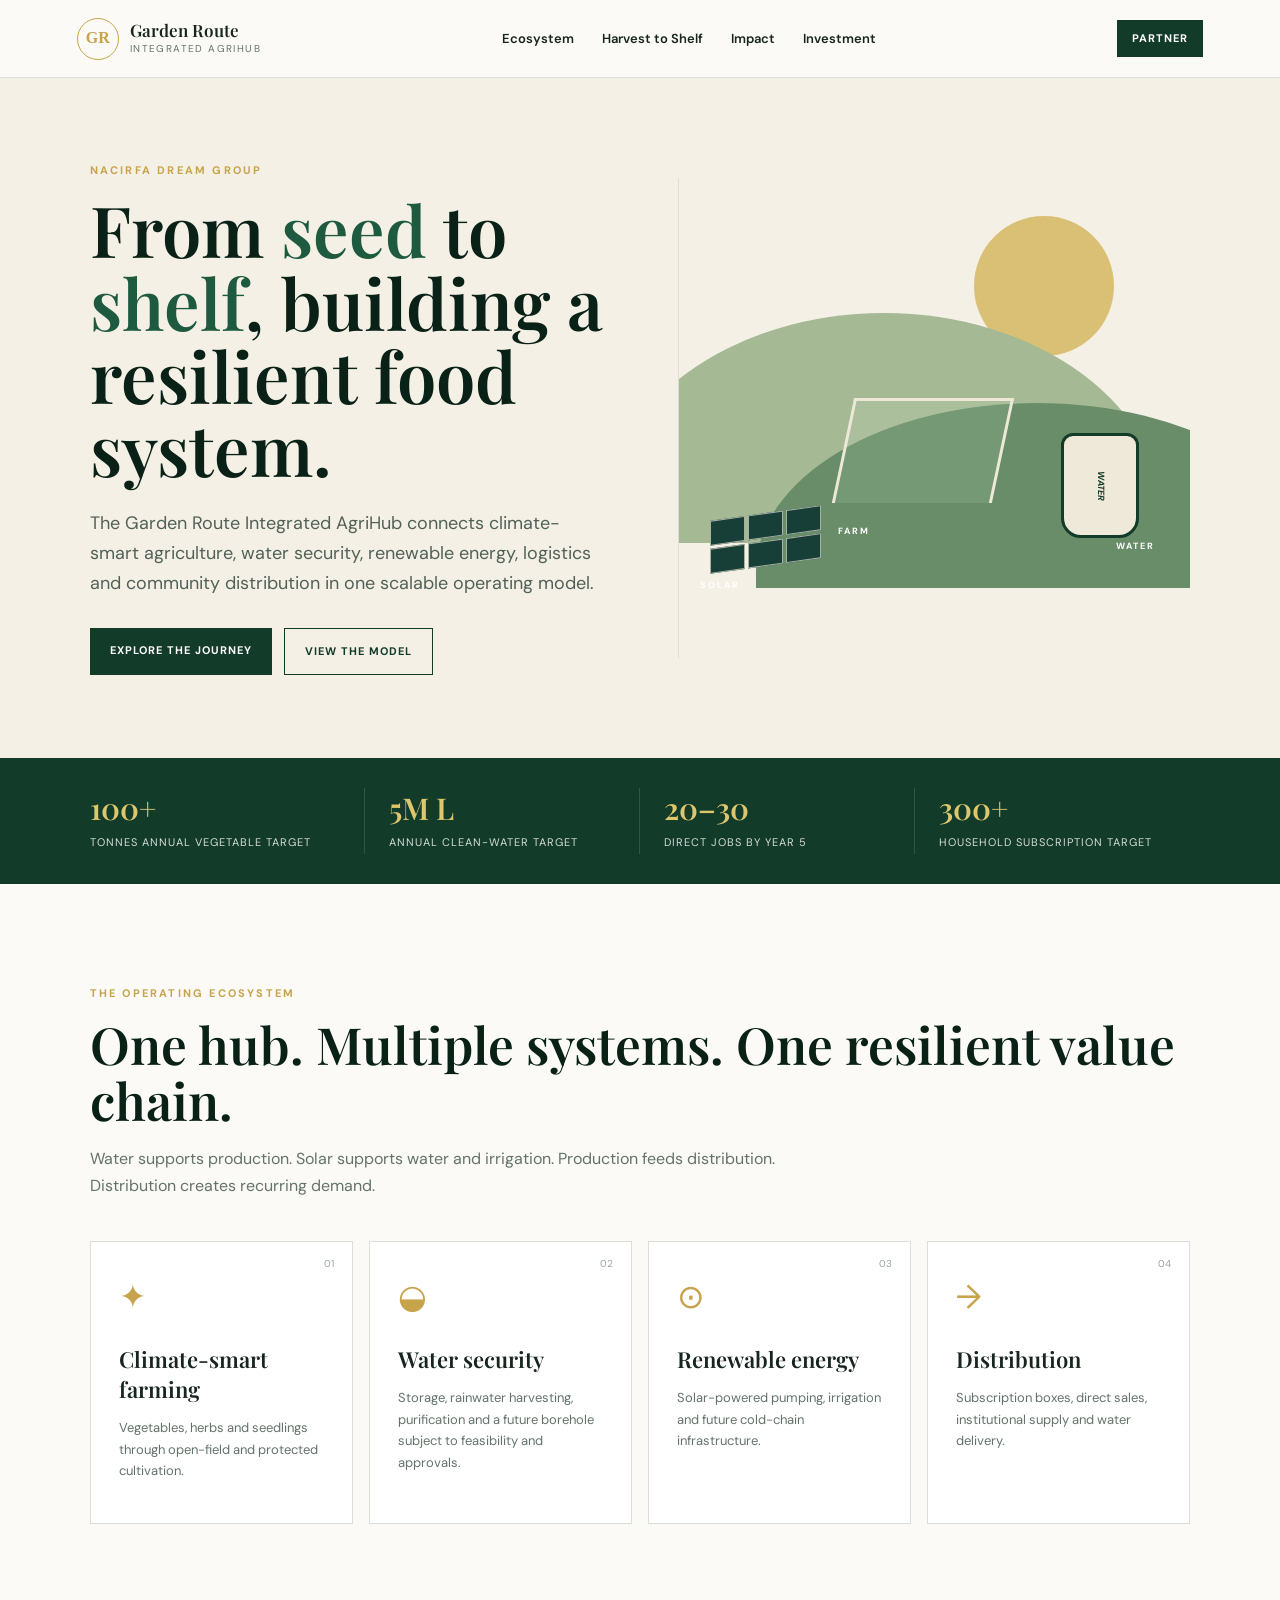
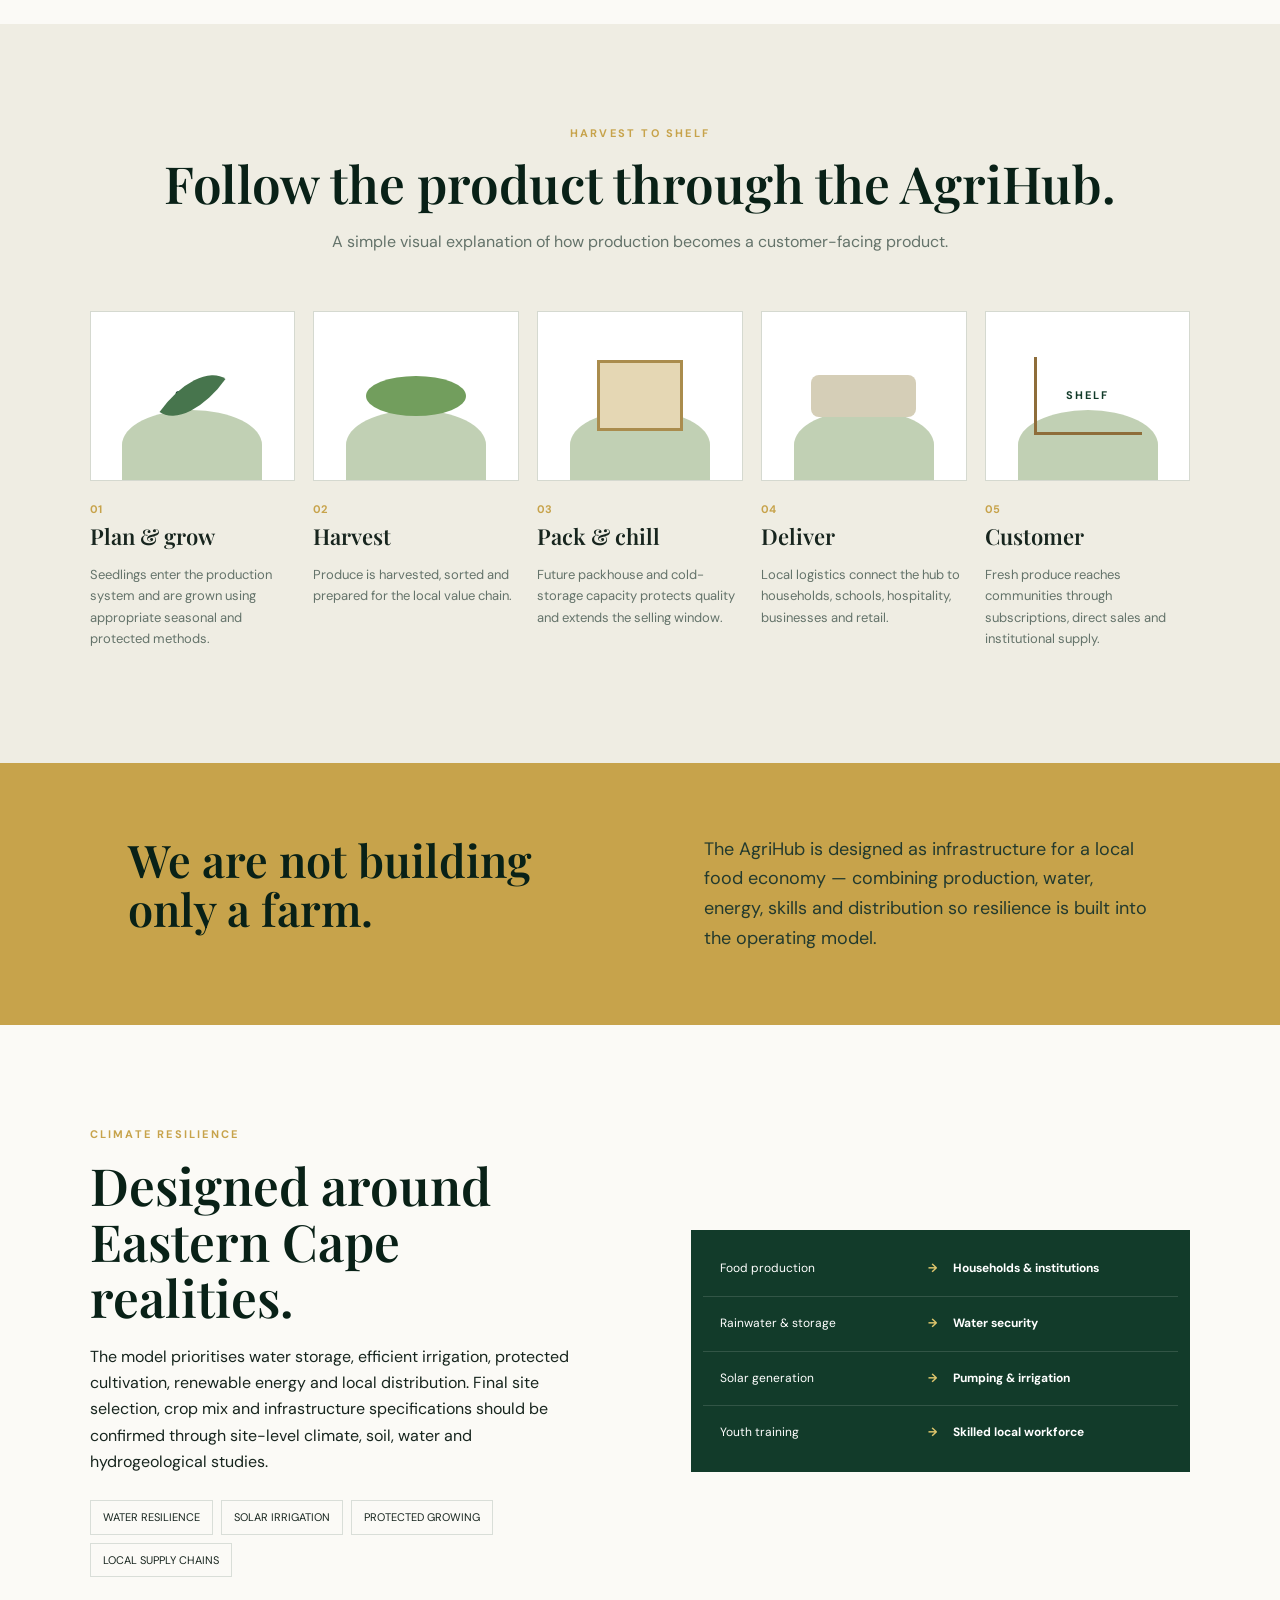
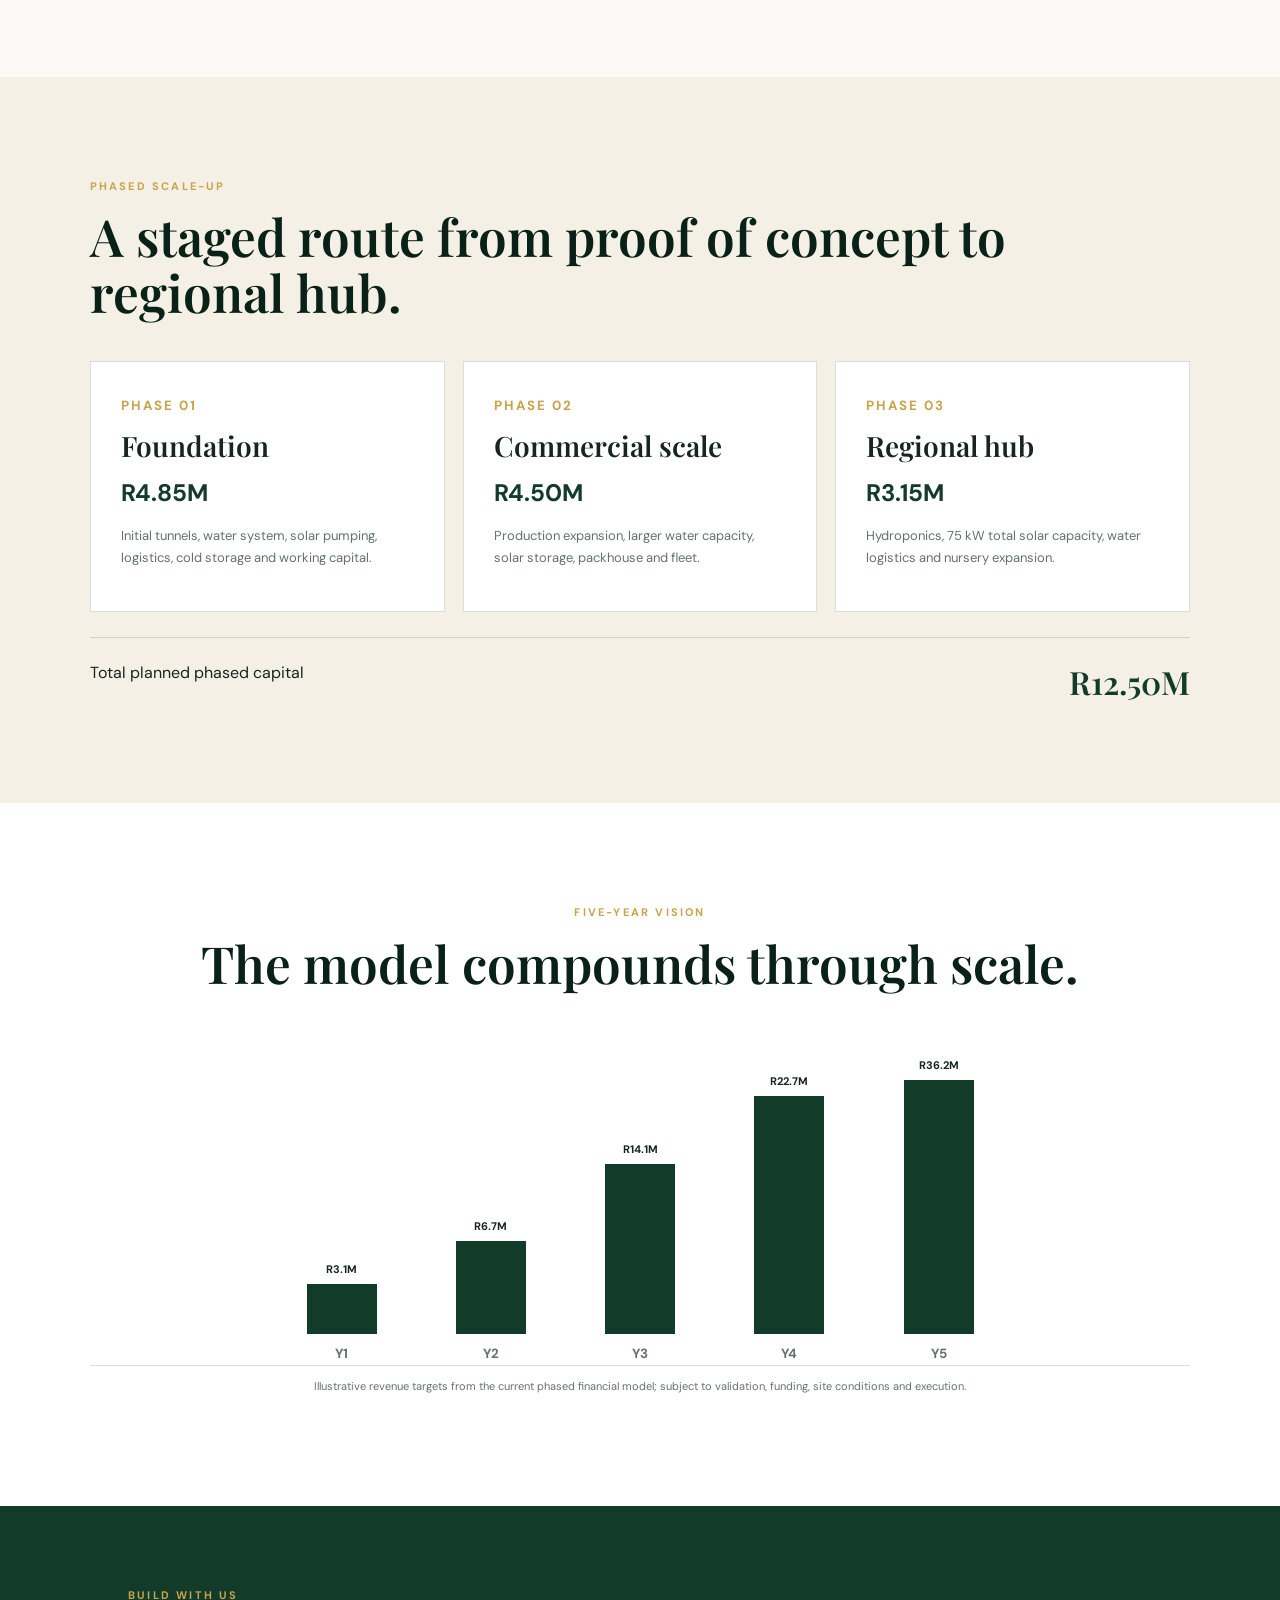
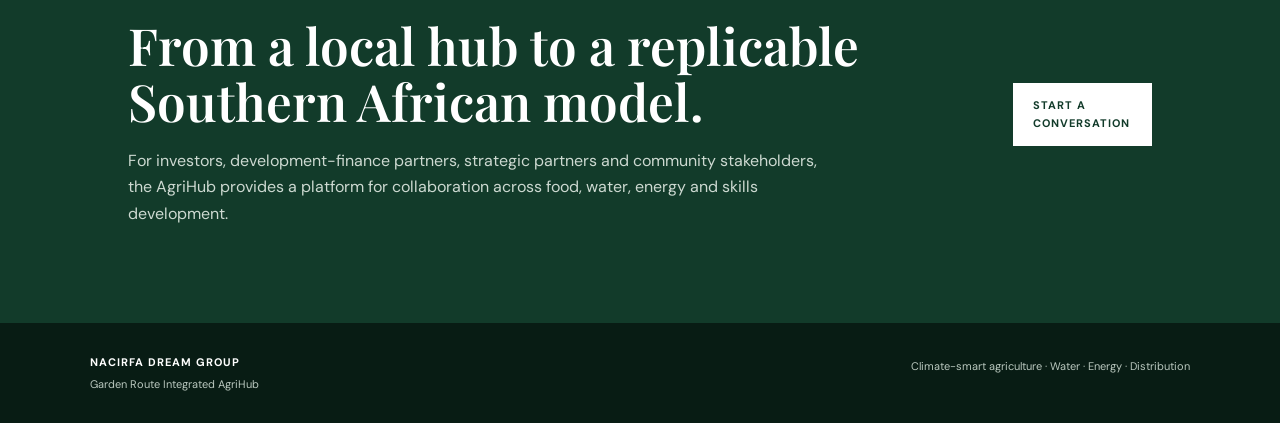
<file: index.html>
<!doctype html>
<html lang="en">
<head>
<meta charset="utf-8">
<meta name="viewport" content="width=device-width,initial-scale=1">
<title>Garden Route Integrated AgriHub</title>
<meta name="description" content="Climate-smart agriculture, water security, renewable energy and local distribution.">
<link rel="stylesheet" href="styles.css">
</head>
<body>
<header>
  <a class="brand" href="#top"><b>GR</b><span><strong>Garden Route</strong><small>Integrated AgriHub</small></span></a>
  <nav><a href="#ecosystem">Ecosystem</a><a href="#journey">Harvest to Shelf</a><a href="#impact">Impact</a><a href="#investment">Investment</a></nav>
  <a class="cta small" href="#contact">Partner</a>
</header>

<main id="top">
<section class="hero">
  <div>
    <p class="eyebrow">NACIRFA DREAM GROUP</p>
    <h1>From <em>seed</em> to <em>shelf</em>, building a resilient food system.</h1>
    <p class="lead">The Garden Route Integrated AgriHub connects climate-smart agriculture, water security, renewable energy, logistics and community distribution in one scalable operating model.</p>
    <div class="actions"><a class="cta" href="#journey">Explore the journey</a><a class="outline" href="#investment">View the model</a></div>
  </div>
  <div class="landscape" aria-label="AgriHub illustration">
    <i class="sun"></i><i class="hill h1"></i><i class="hill h2"></i>
    <i class="greenhouse"></i><i class="tank">WATER</i>
    <div class="solar"><i></i><i></i><i></i><i></i><i></i><i></i></div>
    <span class="tag farm">FARM</span><span class="tag water">WATER</span><span class="tag energy">SOLAR</span>
  </div>
</section>

<section class="metrics" id="impact">
  <div><b>100+</b><span>tonnes annual vegetable target</span></div>
  <div><b>5M L</b><span>annual clean-water target</span></div>
  <div><b>20–30</b><span>direct jobs by Year 5</span></div>
  <div><b>300+</b><span>household subscription target</span></div>
</section>

<section class="section" id="ecosystem">
  <p class="eyebrow">THE OPERATING ECOSYSTEM</p>
  <h2>One hub. Multiple systems. One resilient value chain.</h2>
  <p class="intro">Water supports production. Solar supports water and irrigation. Production feeds distribution. Distribution creates recurring demand.</p>
  <div class="cards">
    <article><span>01</span><div class="icon">✦</div><h3>Climate-smart farming</h3><p>Vegetables, herbs and seedlings through open-field and protected cultivation.</p></article>
    <article><span>02</span><div class="icon">◒</div><h3>Water security</h3><p>Storage, rainwater harvesting, purification and a future borehole subject to feasibility and approvals.</p></article>
    <article><span>03</span><div class="icon">⊙</div><h3>Renewable energy</h3><p>Solar-powered pumping, irrigation and future cold-chain infrastructure.</p></article>
    <article><span>04</span><div class="icon">→</div><h3>Distribution</h3><p>Subscription boxes, direct sales, institutional supply and water delivery.</p></article>
  </div>
</section>

<section class="journey section" id="journey">
  <div class="center"><p class="eyebrow">HARVEST TO SHELF</p><h2>Follow the product through the AgriHub.</h2><p class="intro">A simple visual explanation of how production becomes a customer-facing product.</p></div>
  <div class="steps">
    <article><div class="art seed">SEED</div><b>01</b><h3>Plan & grow</h3><p>Seedlings enter the production system and are grown using appropriate seasonal and protected methods.</p></article>
    <article><div class="art harvest">HARVEST</div><b>02</b><h3>Harvest</h3><p>Produce is harvested, sorted and prepared for the local value chain.</p></article>
    <article><div class="art pack">PACK</div><b>03</b><h3>Pack & chill</h3><p>Future packhouse and cold-storage capacity protects quality and extends the selling window.</p></article>
    <article><div class="art van">MOVE</div><b>04</b><h3>Deliver</h3><p>Local logistics connect the hub to households, schools, hospitality, businesses and retail.</p></article>
    <article><div class="art shelf">SHELF</div><b>05</b><h3>Customer</h3><p>Fresh produce reaches communities through subscriptions, direct sales and institutional supply.</p></article>
  </div>
</section>

<section class="band"><h2>We are not building only a farm.</h2><p>The AgriHub is designed as infrastructure for a local food economy — combining production, water, energy, skills and distribution so resilience is built into the operating model.</p></section>

<section class="section split">
  <div><p class="eyebrow">CLIMATE RESILIENCE</p><h2>Designed around Eastern Cape realities.</h2><p>The model prioritises water storage, efficient irrigation, protected cultivation, renewable energy and local distribution. Final site selection, crop mix and infrastructure specifications should be confirmed through site-level climate, soil, water and hydrogeological studies.</p>
  <div class="pills"><span>Water resilience</span><span>Solar irrigation</span><span>Protected growing</span><span>Local supply chains</span></div></div>
  <div class="resilience"><p><span>Food production</span><b>→</b><strong>Households & institutions</strong></p><p><span>Rainwater & storage</span><b>→</b><strong>Water security</strong></p><p><span>Solar generation</span><b>→</b><strong>Pumping & irrigation</strong></p><p><span>Youth training</span><b>→</b><strong>Skilled local workforce</strong></p></div>
</section>

<section class="section cream" id="investment">
  <p class="eyebrow">PHASED SCALE-UP</p><h2>A staged route from proof of concept to regional hub.</h2>
  <div class="phases">
    <article><small>PHASE 01</small><h3>Foundation</h3><b>R4.85M</b><p>Initial tunnels, water system, solar pumping, logistics, cold storage and working capital.</p></article>
    <article><small>PHASE 02</small><h3>Commercial scale</h3><b>R4.50M</b><p>Production expansion, larger water capacity, solar storage, packhouse and fleet.</p></article>
    <article><small>PHASE 03</small><h3>Regional hub</h3><b>R3.15M</b><p>Hydroponics, 75 kW total solar capacity, water logistics and nursery expansion.</p></article>
  </div>
  <div class="total"><span>Total planned phased capital</span><b>R12.50M</b></div>
</section>

<section class="section chart">
  <div class="center"><p class="eyebrow">FIVE-YEAR VISION</p><h2>The model compounds through scale.</h2></div>
  <div class="bars">
    <div><label>R3.1M</label><i style="height:16%"></i><small>Y1</small></div>
    <div><label>R6.7M</label><i style="height:30%"></i><small>Y2</small></div>
    <div><label>R14.1M</label><i style="height:55%"></i><small>Y3</small></div>
    <div><label>R22.7M</label><i style="height:77%"></i><small>Y4</small></div>
    <div><label>R36.2M</label><i style="height:100%"></i><small>Y5</small></div>
  </div>
  <p class="note">Illustrative revenue targets from the current phased financial model; subject to validation, funding, site conditions and execution.</p>
</section>

<section class="contact" id="contact"><div><p class="eyebrow">BUILD WITH US</p><h2>From a local hub to a replicable Southern African model.</h2><p>For investors, development-finance partners, strategic partners and community stakeholders, the AgriHub provides a platform for collaboration across food, water, energy and skills development.</p></div><a class="light" href="mailto:iambandile@icloud.com">Start a conversation</a></section>
</main>

<footer><div><strong>NACIRFA DREAM GROUP</strong><span>Garden Route Integrated AgriHub</span></div><span>Climate-smart agriculture · Water · Energy · Distribution</span></footer>
</body>
</html>
</file>
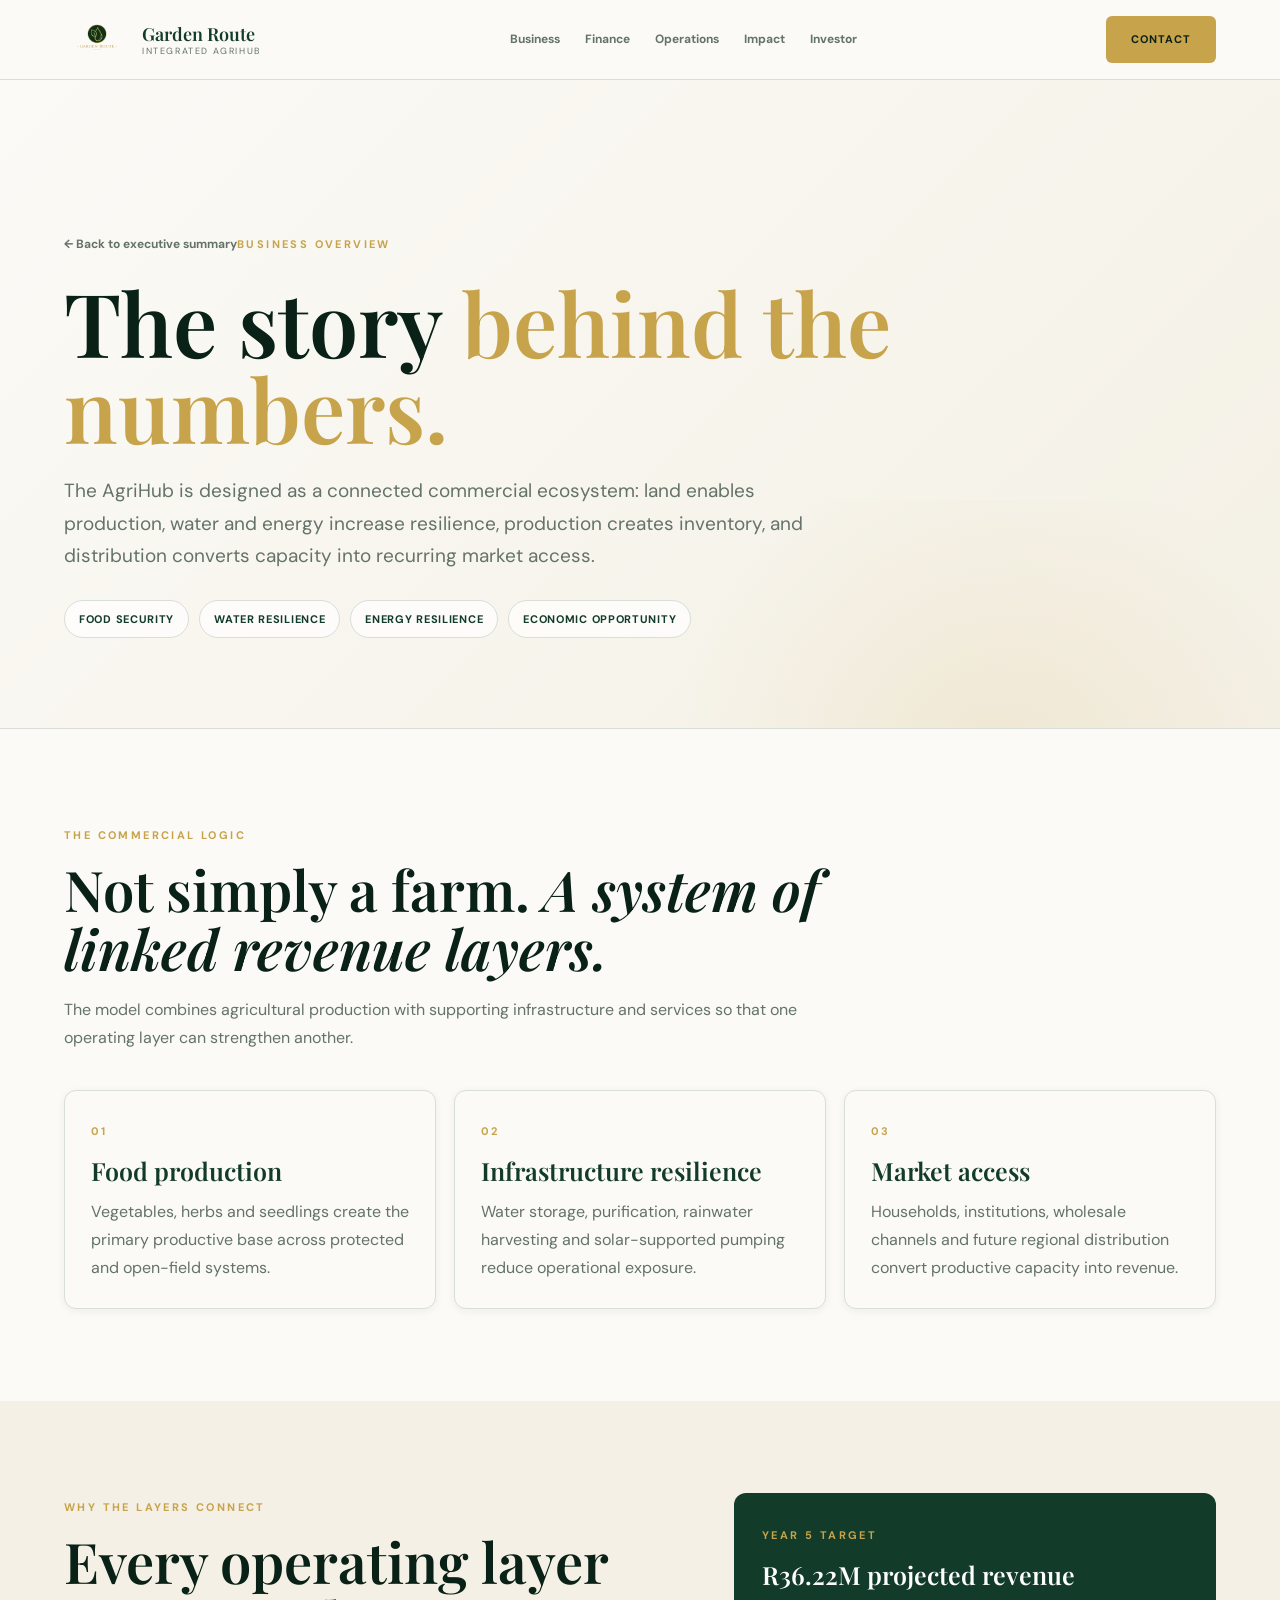
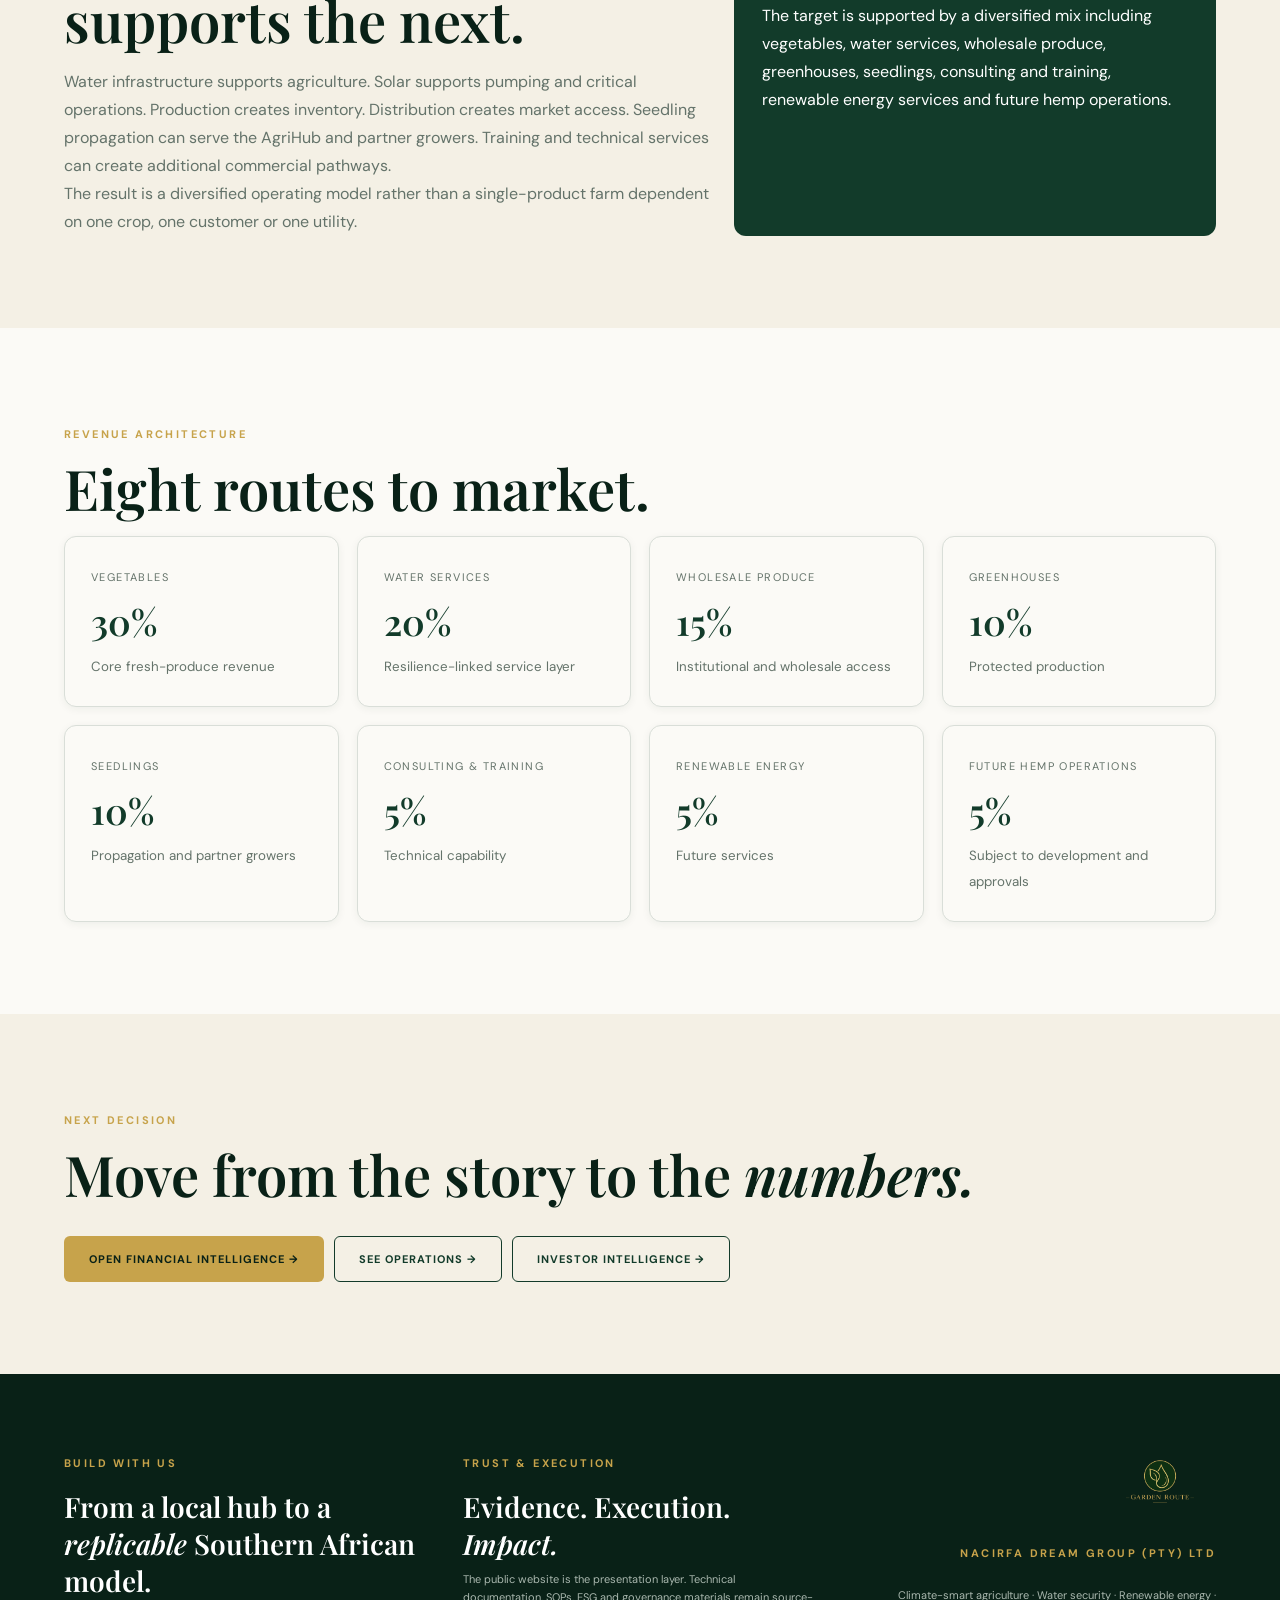
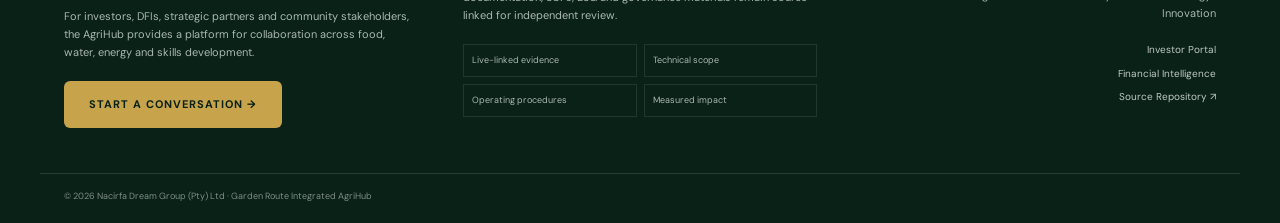
<file: 09 Website/pages/business.html>
<!doctype html><html lang="en"><head><meta charset="utf-8"><meta name="viewport" content="width=device-width,initial-scale=1"><title>Business Overview | Garden Route Integrated AgriHub</title><meta name="description" content="The commercial story behind the Garden Route Integrated AgriHub model."><meta property="og:title" content="Business Overview | Garden Route Integrated AgriHub"><meta property="og:description" content="The commercial story behind the Garden Route Integrated AgriHub model."><meta name="theme-color" content="#123B2A"><link rel="preconnect" href="https://fonts.googleapis.com"><link rel="preconnect" href="https://fonts.gstatic.com" crossorigin><link href="https://fonts.googleapis.com/css2?family=DM+Sans:wght@400;500;600;700&family=Playfair+Display:wght@500;600;700;900&display=swap" rel="stylesheet"><link rel="stylesheet" href="../css/style.css"><link rel="stylesheet" href="../css/multipage.css"></head><body><header id="topbar" class="site-header"><a class="brand" href="../index.html"><img class="header-logo" src="../assets/GRnb.png" alt="Garden Route AgriHub"><span><b>Garden Route</b><small>Integrated AgriHub</small></span></a><nav aria-label="Primary navigation"><a href="business.html">Business</a><a href="finance.html">Finance</a><a href="operations.html">Operations</a><a href="impact.html">Impact</a><a href="investor.html">Investor</a></nav><a class="btn gold" href="contact.html">Contact</a><button class="menu" aria-label="Open navigation">Menu</button></header><main><section class="page-hero"><div class="container"><a class="back-link" href="../index.html">← Back to executive summary</a><span class="eyebrow">BUSINESS OVERVIEW</span><h1>The story <em>behind the numbers.</em></h1><p>The AgriHub is designed as a connected commercial ecosystem: land enables production, water and energy increase resilience, production creates inventory, and distribution converts capacity into recurring market access.</p><div class="hero-meta"><span>Food security</span><span>Water resilience</span><span>Energy resilience</span><span>Economic opportunity</span></div></div></section>
<section class="page-section"><div class="container"><div class="section-intro"><span class="eyebrow">THE COMMERCIAL LOGIC</span><h2>Not simply a farm. <em>A system of linked revenue layers.</em></h2><p>The model combines agricultural production with supporting infrastructure and services so that one operating layer can strengthen another.</p></div><div class="three-col"><article class="story-card"><span class="eyebrow">01</span><h3>Food production</h3><p>Vegetables, herbs and seedlings create the primary productive base across protected and open-field systems.</p></article><article class="story-card"><span class="eyebrow">02</span><h3>Infrastructure resilience</h3><p>Water storage, purification, rainwater harvesting and solar-supported pumping reduce operational exposure.</p></article><article class="story-card"><span class="eyebrow">03</span><h3>Market access</h3><p>Households, institutions, wholesale channels and future regional distribution convert productive capacity into revenue.</p></article></div></div></section>
<section class="page-section alt"><div class="container"><div class="two-col"><div><span class="eyebrow">WHY THE LAYERS CONNECT</span><h2>Every operating layer supports the next.</h2><p>Water infrastructure supports agriculture. Solar supports pumping and critical operations. Production creates inventory. Distribution creates market access. Seedling propagation can serve the AgriHub and partner growers. Training and technical services can create additional commercial pathways.</p><p>The result is a diversified operating model rather than a single-product farm dependent on one crop, one customer or one utility.</p></div><div class="callout"><span class="eyebrow">YEAR 5 TARGET</span><h3>R36.22M projected revenue</h3><p>The target is supported by a diversified mix including vegetables, water services, wholesale produce, greenhouses, seedlings, consulting and training, renewable energy services and future hemp operations.</p></div></div></div></section>
<section class="page-section"><div class="container"><span class="eyebrow">REVENUE ARCHITECTURE</span><h2>Eight routes to market.</h2><div class="metric-grid"><div class="metric-card"><span>Vegetables</span><strong>30%</strong><small>Core fresh-produce revenue</small></div><div class="metric-card"><span>Water services</span><strong>20%</strong><small>Resilience-linked service layer</small></div><div class="metric-card"><span>Wholesale produce</span><strong>15%</strong><small>Institutional and wholesale access</small></div><div class="metric-card"><span>Greenhouses</span><strong>10%</strong><small>Protected production</small></div><div class="metric-card"><span>Seedlings</span><strong>10%</strong><small>Propagation and partner growers</small></div><div class="metric-card"><span>Consulting & training</span><strong>5%</strong><small>Technical capability</small></div><div class="metric-card"><span>Renewable energy</span><strong>5%</strong><small>Future services</small></div><div class="metric-card"><span>Future hemp operations</span><strong>5%</strong><small>Subject to development and approvals</small></div></div></div></section>
<section class="page-section alt"><div class="container"><span class="eyebrow">NEXT DECISION</span><h2>Move from the story to the <em>numbers.</em></h2><div class="page-nav"><a class="btn gold" href="finance.html">Open Financial Intelligence →</a><a class="btn outline" href="operations.html">See Operations →</a><a class="btn outline" href="investor.html">Investor Intelligence →</a></div></div></section></main><footer class="site-footer"><div class="container footer-grid footer-grid-three"><div class="footer-column footer-build"><span class="eyebrow">BUILD WITH US</span><h3>From a local hub to a <em>replicable</em> Southern African model.</h3><p>For investors, DFIs, strategic partners and community stakeholders, the AgriHub provides a platform for collaboration across food, water, energy and skills development.</p><a class="btn gold" href="contact.html">Start a conversation →</a></div><div class="footer-column footer-trust"><span class="eyebrow">TRUST &amp; EXECUTION</span><h3>Evidence. Execution. <em>Impact.</em></h3><p>The public website is the presentation layer. Technical documentation, SOPs, ESG and governance materials remain source-linked for independent review.</p><div class="footer-points"><span>Live-linked evidence</span><span>Technical scope</span><span>Operating procedures</span><span>Measured impact</span></div></div><div class="footer-column footer-brand"><img class="footer-logo" src="../assets/GRnb.png" alt="Garden Route Integrated AgriHub"><span class="eyebrow">Nacirfa Dream Group (Pty) Ltd</span><p>Climate-smart agriculture · Water security · Renewable energy · Innovation</p><div class="footer-links"><a href="investor.html">Investor Portal</a><a href="finance.html">Financial Intelligence</a><a href="https://github.com/Qamataomkhulu/Garden-Route" target="_blank" rel="noopener noreferrer">Source Repository ↗</a></div></div></div><div class="container copyright">© 2026 Nacirfa Dream Group (Pty) Ltd · Garden Route Integrated AgriHub</div></footer><button class="back-top" id="backTop" aria-label="Back to top">↑</button><script src="../js/multipage.js"></script></body></html>
</file>
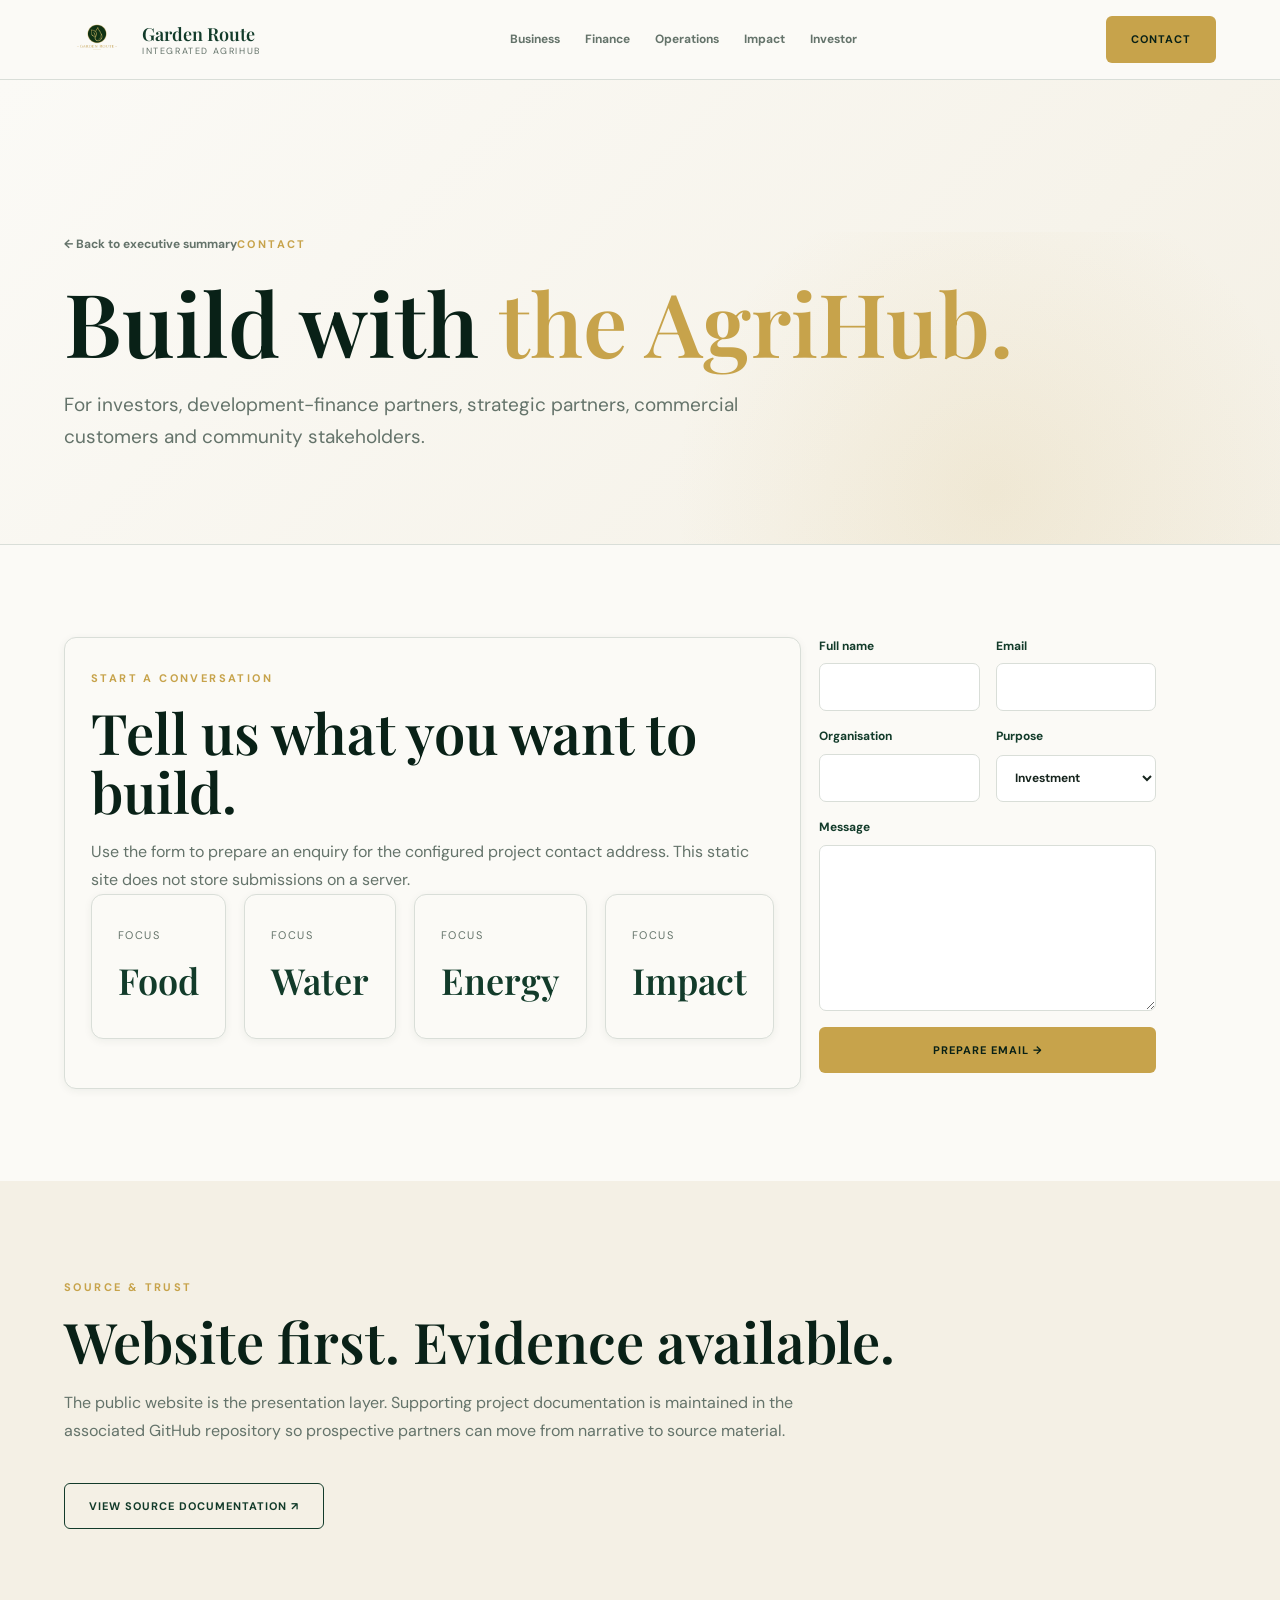
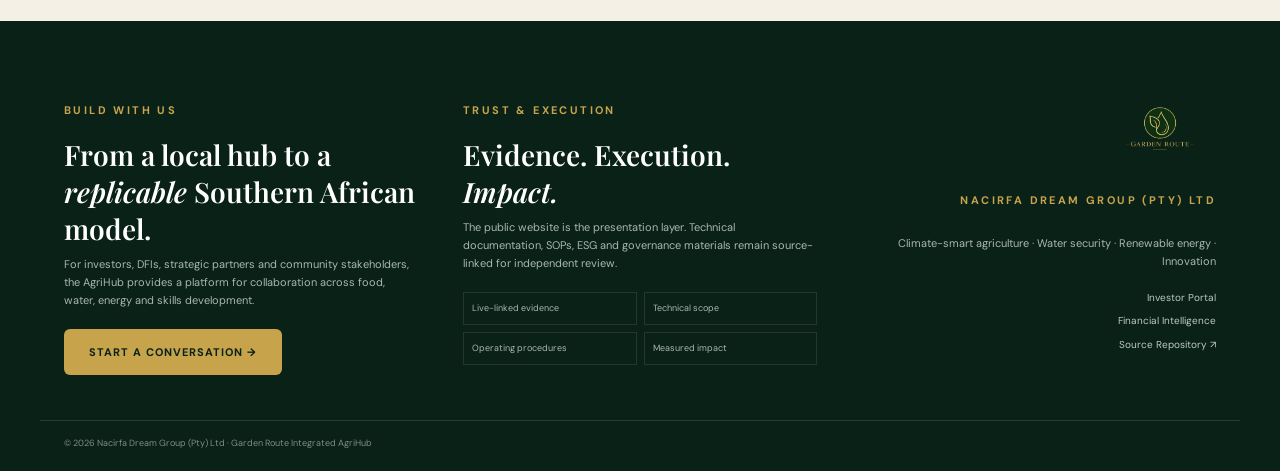
<file: 09 Website/pages/contact.html>
<!doctype html><html lang="en"><head><meta charset="utf-8"><meta name="viewport" content="width=device-width,initial-scale=1"><title>Contact | Garden Route Integrated AgriHub</title><meta name="description" content="Contact the Garden Route Integrated AgriHub for investment, funding and strategic partnership discussions."><meta property="og:title" content="Contact | Garden Route Integrated AgriHub"><meta property="og:description" content="Contact the Garden Route Integrated AgriHub for investment, funding and strategic partnership discussions."><meta name="theme-color" content="#123B2A"><link rel="preconnect" href="https://fonts.googleapis.com"><link rel="preconnect" href="https://fonts.gstatic.com" crossorigin><link href="https://fonts.googleapis.com/css2?family=DM+Sans:wght@400;500;600;700&family=Playfair+Display:wght@500;600;700;900&display=swap" rel="stylesheet"><link rel="stylesheet" href="../css/style.css"><link rel="stylesheet" href="../css/multipage.css"></head><body><header id="topbar" class="site-header"><a class="brand" href="../index.html"><img class="header-logo" src="../assets/GRnb.png" alt="Garden Route AgriHub"><span><b>Garden Route</b><small>Integrated AgriHub</small></span></a><nav aria-label="Primary navigation"><a href="business.html">Business</a><a href="finance.html">Finance</a><a href="operations.html">Operations</a><a href="impact.html">Impact</a><a href="investor.html">Investor</a></nav><a class="btn gold" href="contact.html">Contact</a><button class="menu" aria-label="Open navigation">Menu</button></header><main><section class="page-hero"><div class="container"><a class="back-link" href="../index.html">← Back to executive summary</a><span class="eyebrow">CONTACT</span><h1>Build with <em>the AgriHub.</em></h1><p>For investors, development-finance partners, strategic partners, commercial customers and community stakeholders.</p></div></section><section class="page-section"><div class="container"><div class="two-col"><div class="contact-card"><span class="eyebrow">START A CONVERSATION</span><h2>Tell us what you want to build.</h2><p>Use the form to prepare an enquiry for the configured project contact address. This static site does not store submissions on a server.</p><div class="metric-grid"><div class="metric-card"><span>Focus</span><strong>Food</strong></div><div class="metric-card"><span>Focus</span><strong>Water</strong></div><div class="metric-card"><span>Focus</span><strong>Energy</strong></div><div class="metric-card"><span>Focus</span><strong>Impact</strong></div></div></div><div class="form-shell"><form id="contactForm"><div class="form-grid-page"><label>Full name<input name="name" required autocomplete="name"></label><label>Email<input name="email" type="email" required autocomplete="email"></label><label>Organisation<input name="organisation" autocomplete="organization"></label><label>Purpose<select name="purpose"><option>Investment</option><option>DFI / Funding</option><option>Strategic partnership</option><option>Commercial supply</option><option>Community / ESG</option><option>Media / Press</option></select></label></div><label>Message<textarea name="message" rows="7" required></textarea></label><button class="btn gold" type="submit">Prepare email →</button><p id="contactStatus" aria-live="polite"></p></form></div></div></div></section><section class="page-section alt"><div class="container"><span class="eyebrow">SOURCE & TRUST</span><h2>Website first. Evidence available.</h2><p class="section-intro">The public website is the presentation layer. Supporting project documentation is maintained in the associated GitHub repository so prospective partners can move from narrative to source material.</p><a class="btn outline" href="https://github.com/Qamataomkhulu/Garden-Route" target="_blank" rel="noopener">View Source Documentation ↗</a></div></section></main><footer class="site-footer"><div class="container footer-grid footer-grid-three"><div class="footer-column footer-build"><span class="eyebrow">BUILD WITH US</span><h3>From a local hub to a <em>replicable</em> Southern African model.</h3><p>For investors, DFIs, strategic partners and community stakeholders, the AgriHub provides a platform for collaboration across food, water, energy and skills development.</p><a class="btn gold" href="contact.html">Start a conversation →</a></div><div class="footer-column footer-trust"><span class="eyebrow">TRUST &amp; EXECUTION</span><h3>Evidence. Execution. <em>Impact.</em></h3><p>The public website is the presentation layer. Technical documentation, SOPs, ESG and governance materials remain source-linked for independent review.</p><div class="footer-points"><span>Live-linked evidence</span><span>Technical scope</span><span>Operating procedures</span><span>Measured impact</span></div></div><div class="footer-column footer-brand"><img class="footer-logo" src="../assets/GRnb.png" alt="Garden Route Integrated AgriHub"><span class="eyebrow">Nacirfa Dream Group (Pty) Ltd</span><p>Climate-smart agriculture · Water security · Renewable energy · Innovation</p><div class="footer-links"><a href="investor.html">Investor Portal</a><a href="finance.html">Financial Intelligence</a><a href="https://github.com/Qamataomkhulu/Garden-Route" target="_blank" rel="noopener noreferrer">Source Repository ↗</a></div></div></div><div class="container copyright">© 2026 Nacirfa Dream Group (Pty) Ltd · Garden Route Integrated AgriHub</div></footer><button class="back-top" id="backTop" aria-label="Back to top">↑</button><script src="../js/multipage.js"></script></body></html>
</file>
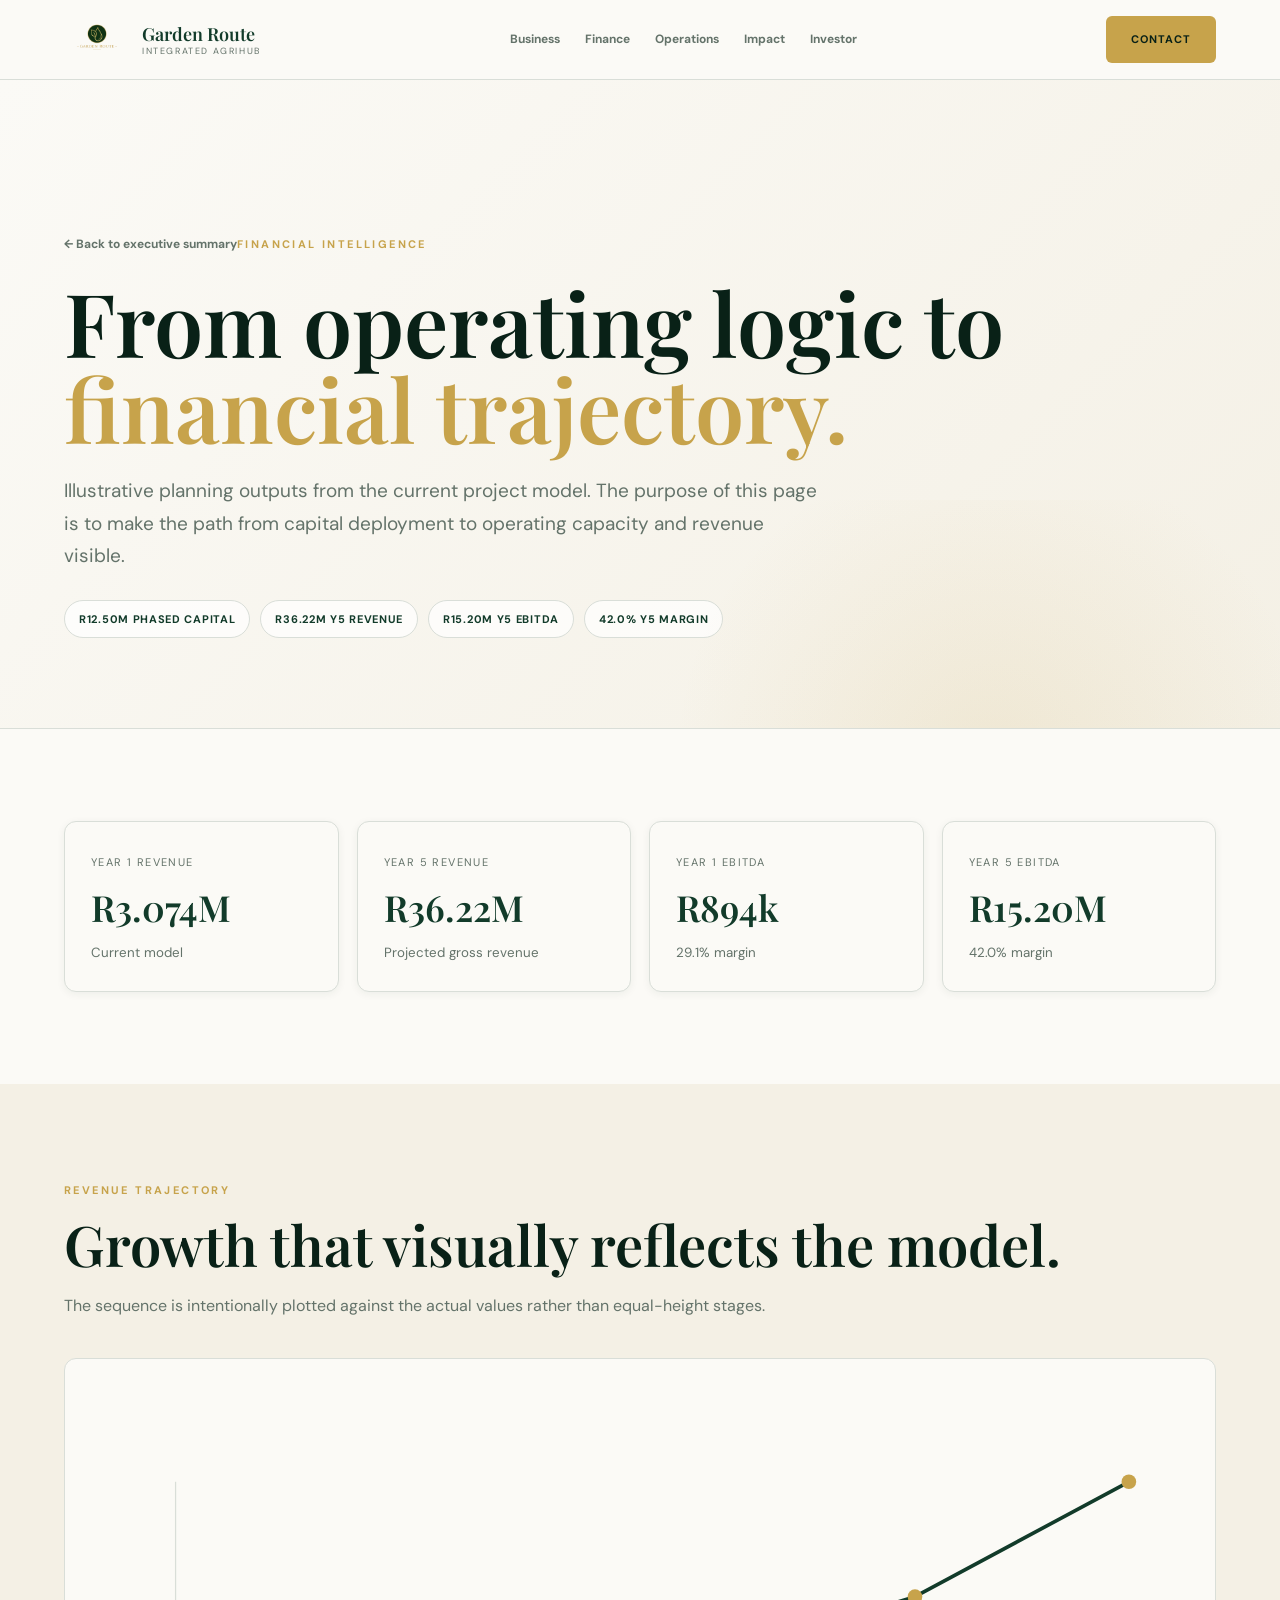
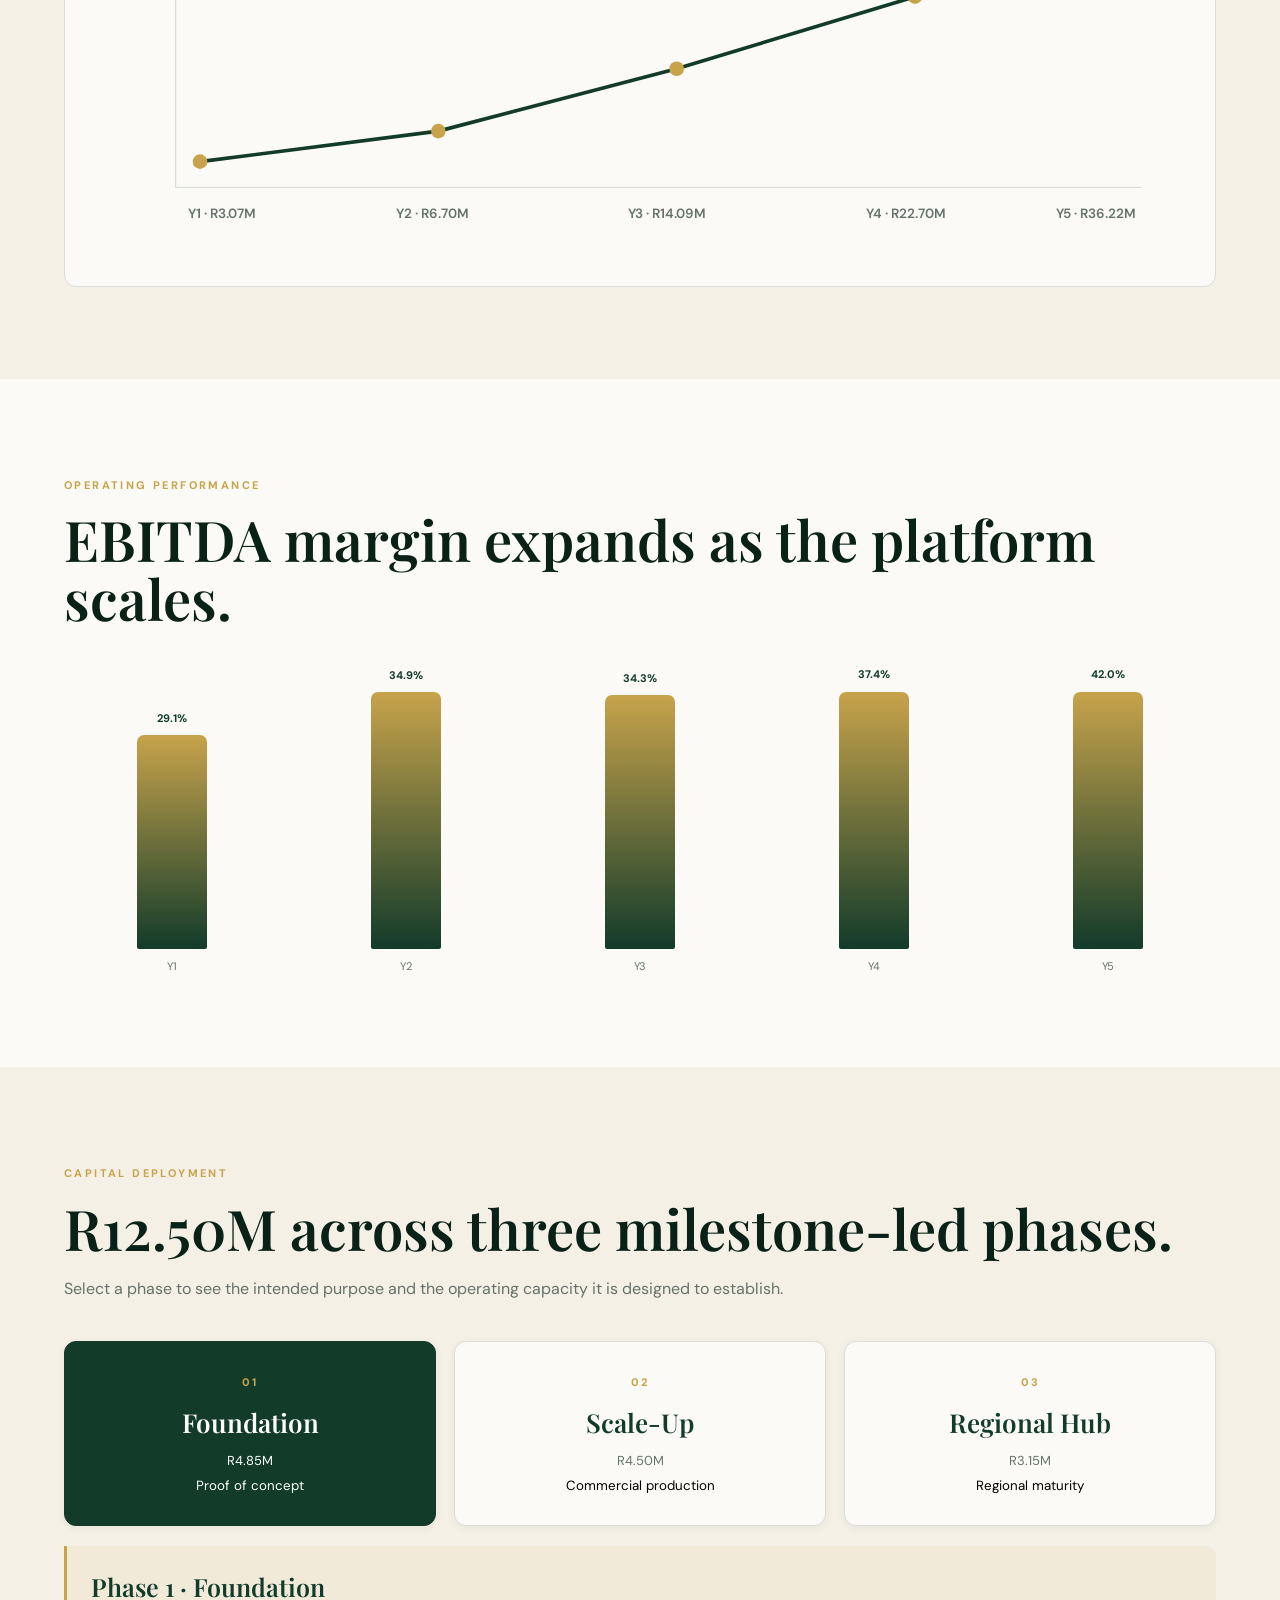
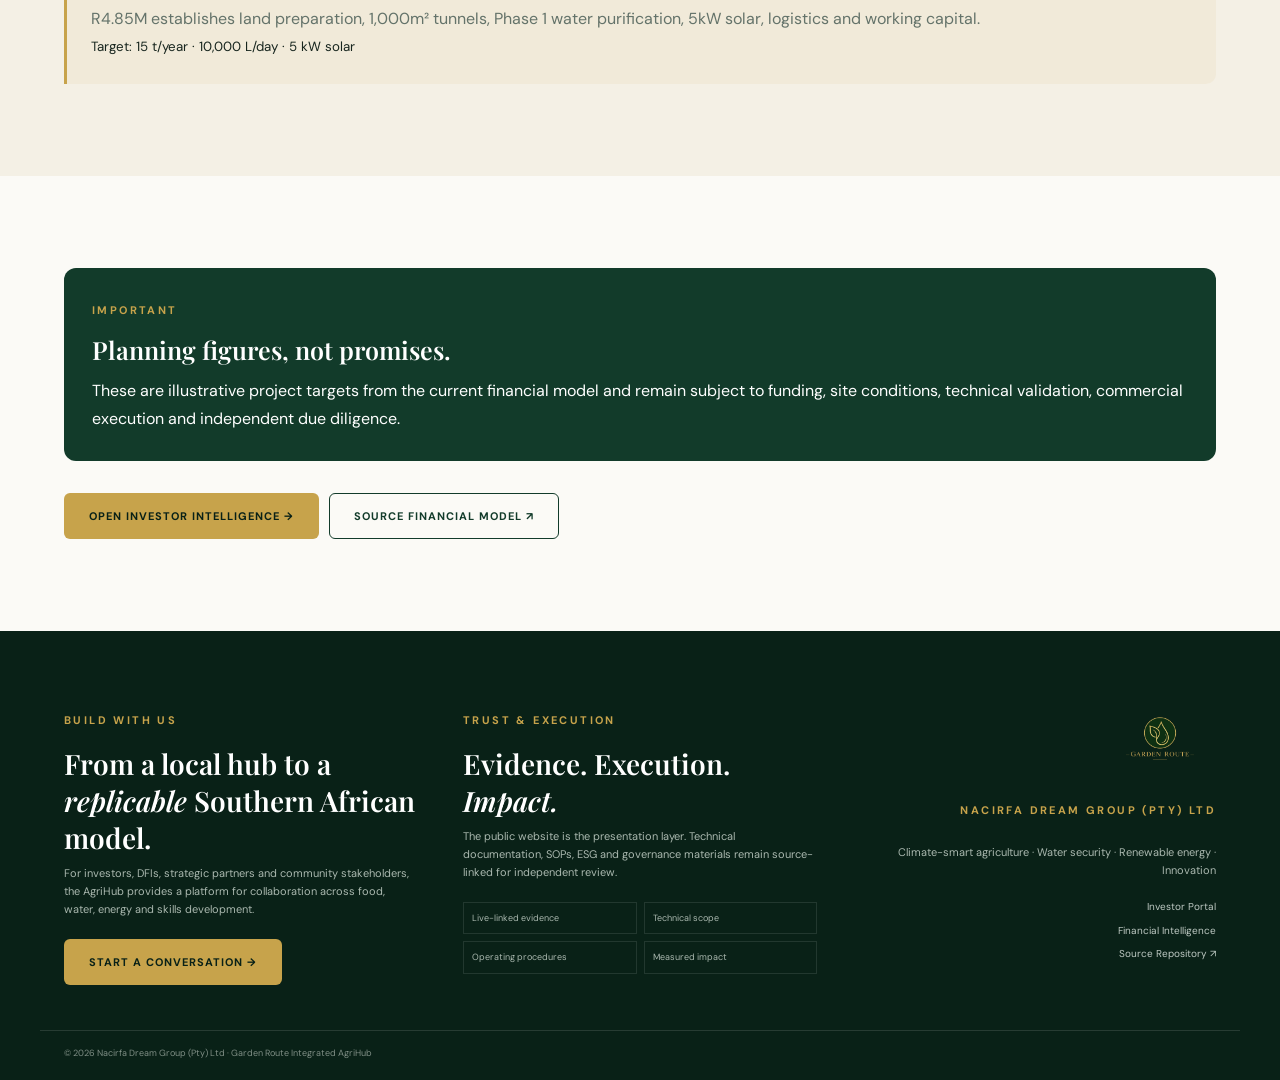
<file: 09 Website/pages/finance.html>
<!doctype html><html lang="en"><head><meta charset="utf-8"><meta name="viewport" content="width=device-width,initial-scale=1"><title>Financial Intelligence | Garden Route Integrated AgriHub</title><meta name="description" content="Revenue trajectory, EBITDA, capital deployment and scenario logic for the Garden Route Integrated AgriHub."><meta property="og:title" content="Financial Intelligence | Garden Route Integrated AgriHub"><meta property="og:description" content="Revenue trajectory, EBITDA, capital deployment and scenario logic for the Garden Route Integrated AgriHub."><meta name="theme-color" content="#123B2A"><link rel="preconnect" href="https://fonts.googleapis.com"><link rel="preconnect" href="https://fonts.gstatic.com" crossorigin><link href="https://fonts.googleapis.com/css2?family=DM+Sans:wght@400;500;600;700&family=Playfair+Display:wght@500;600;700;900&display=swap" rel="stylesheet"><link rel="stylesheet" href="../css/style.css"><link rel="stylesheet" href="../css/multipage.css"></head><body><header id="topbar" class="site-header"><a class="brand" href="../index.html"><img class="header-logo" src="../assets/GRnb.png" alt="Garden Route AgriHub"><span><b>Garden Route</b><small>Integrated AgriHub</small></span></a><nav aria-label="Primary navigation"><a href="business.html">Business</a><a href="finance.html">Finance</a><a href="operations.html">Operations</a><a href="impact.html">Impact</a><a href="investor.html">Investor</a></nav><a class="btn gold" href="contact.html">Contact</a><button class="menu" aria-label="Open navigation">Menu</button></header><main><section class="page-hero"><div class="container"><a class="back-link" href="../index.html">← Back to executive summary</a><span class="eyebrow">FINANCIAL INTELLIGENCE</span><h1>From operating logic to <em>financial trajectory.</em></h1><p>Illustrative planning outputs from the current project model. The purpose of this page is to make the path from capital deployment to operating capacity and revenue visible.</p><div class="hero-meta"><span>R12.50M phased capital</span><span>R36.22M Y5 revenue</span><span>R15.20M Y5 EBITDA</span><span>42.0% Y5 margin</span></div></div></section>
<section class="page-section"><div class="container"><div class="metric-grid"><div class="metric-card"><span>Year 1 revenue</span><strong>R3.074M</strong><small>Current model</small></div><div class="metric-card"><span>Year 5 revenue</span><strong>R36.22M</strong><small>Projected gross revenue</small></div><div class="metric-card"><span>Year 1 EBITDA</span><strong>R894k</strong><small>29.1% margin</small></div><div class="metric-card"><span>Year 5 EBITDA</span><strong>R15.20M</strong><small>42.0% margin</small></div></div></div></section>
<section class="page-section alt"><div class="container"><span class="eyebrow">REVENUE TRAJECTORY</span><h2>Growth that visually reflects the model.</h2><p class="section-intro">The sequence is intentionally plotted against the actual values rather than equal-height stages.</p><div class="chart-wrap"><svg class="chart-svg" viewBox="0 0 900 390" role="img" aria-label="Revenue trajectory from R3.074 million in Year 1 to R36.22 million in Year 5"><line x1="70" y1="330" x2="860" y2="330" stroke="#D9DED8"/><line x1="70" y1="80" x2="70" y2="330" stroke="#D9DED8"/><polyline class="chart-line" points="90,309 285,284 480,233 675,174 850,80"/><circle class="chart-point" cx="90" cy="309" r="6"/><circle class="chart-point" cx="285" cy="284" r="6"/><circle class="chart-point" cx="480" cy="233" r="6"/><circle class="chart-point" cx="675" cy="174" r="6"/><circle class="chart-point" cx="850" cy="80" r="6"/><text class="chart-label" x="80" y="355">Y1 · R3.07M</text><text class="chart-label" x="250" y="355">Y2 · R6.70M</text><text class="chart-label" x="440" y="355">Y3 · R14.09M</text><text class="chart-label" x="635" y="355">Y4 · R22.70M</text><text class="chart-label" x="790" y="355">Y5 · R36.22M</text></svg></div></div></section>
<section class="page-section"><div class="container"><span class="eyebrow">OPERATING PERFORMANCE</span><h2>EBITDA margin expands as the platform scales.</h2><div class="bar-chart"><div class="bar-col"><strong>29.1%</strong><div class="bar" data-height="69"></div><small>Y1</small></div><div class="bar-col"><strong>34.9%</strong><div class="bar" data-height="83"></div><small>Y2</small></div><div class="bar-col"><strong>34.3%</strong><div class="bar" data-height="82"></div><small>Y3</small></div><div class="bar-col"><strong>37.4%</strong><div class="bar" data-height="89"></div><small>Y4</small></div><div class="bar-col"><strong>42.0%</strong><div class="bar" data-height="100"></div><small>Y5</small></div></div></div></section>
<section class="page-section alt"><div class="container"><span class="eyebrow">CAPITAL DEPLOYMENT</span><h2>R12.50M across three milestone-led phases.</h2><p class="section-intro">Select a phase to see the intended purpose and the operating capacity it is designed to establish.</p><div class="phase-grid"><button class="phase-card" data-phase-detail="<strong>Phase 1 · Foundation</strong><p>R4.85M establishes land preparation, 1,000m² tunnels, Phase 1 water purification, 5kW solar, logistics and working capital.</p><small>Target: 15 t/year · 10,000 L/day · 5 kW solar</small>"> <span>01</span><strong>Foundation</strong><p>R4.85M</p><small>Proof of concept</small></button><button class="phase-card" data-phase-detail="<strong>Phase 2 · Commercial Scale-Up</strong><p>R4.50M expands production, water, solar and distribution capacity to support commercial growth.</p><small>Target: scale production and route-to-market capacity</small>"><span>02</span><strong>Scale-Up</strong><p>R4.50M</p><small>Commercial production</small></button><button class="phase-card" data-phase-detail="<strong>Phase 3 · Regional Hub Maturity</strong><p>R3.15M supports regional market access and replication infrastructure.</p><small>Target: regional distribution and replication readiness</small>"><span>03</span><strong>Regional Hub</strong><p>R3.15M</p><small>Regional maturity</small></button></div><div class="phase-detail" id="phaseDetail"></div></div></section>
<section class="page-section"><div class="container"><div class="callout"><span class="eyebrow">IMPORTANT</span><h3>Planning figures, not promises.</h3><p>These are illustrative project targets from the current financial model and remain subject to funding, site conditions, technical validation, commercial execution and independent due diligence.</p></div><div class="page-nav"><a class="btn gold" href="investor.html">Open Investor Intelligence →</a><a class="btn outline" href="../05%20Financial%20Model/Financial%20Model.md" target="_blank" rel="noopener">Source Financial Model ↗</a></div></div></section></main><footer class="site-footer"><div class="container footer-grid footer-grid-three"><div class="footer-column footer-build"><span class="eyebrow">BUILD WITH US</span><h3>From a local hub to a <em>replicable</em> Southern African model.</h3><p>For investors, DFIs, strategic partners and community stakeholders, the AgriHub provides a platform for collaboration across food, water, energy and skills development.</p><a class="btn gold" href="contact.html">Start a conversation →</a></div><div class="footer-column footer-trust"><span class="eyebrow">TRUST &amp; EXECUTION</span><h3>Evidence. Execution. <em>Impact.</em></h3><p>The public website is the presentation layer. Technical documentation, SOPs, ESG and governance materials remain source-linked for independent review.</p><div class="footer-points"><span>Live-linked evidence</span><span>Technical scope</span><span>Operating procedures</span><span>Measured impact</span></div></div><div class="footer-column footer-brand"><img class="footer-logo" src="../assets/GRnb.png" alt="Garden Route Integrated AgriHub"><span class="eyebrow">Nacirfa Dream Group (Pty) Ltd</span><p>Climate-smart agriculture · Water security · Renewable energy · Innovation</p><div class="footer-links"><a href="investor.html">Investor Portal</a><a href="finance.html">Financial Intelligence</a><a href="https://github.com/Qamataomkhulu/Garden-Route" target="_blank" rel="noopener noreferrer">Source Repository ↗</a></div></div></div><div class="container copyright">© 2026 Nacirfa Dream Group (Pty) Ltd · Garden Route Integrated AgriHub</div></footer><button class="back-top" id="backTop" aria-label="Back to top">↑</button><script src="../js/multipage.js"></script></body></html>
</file>
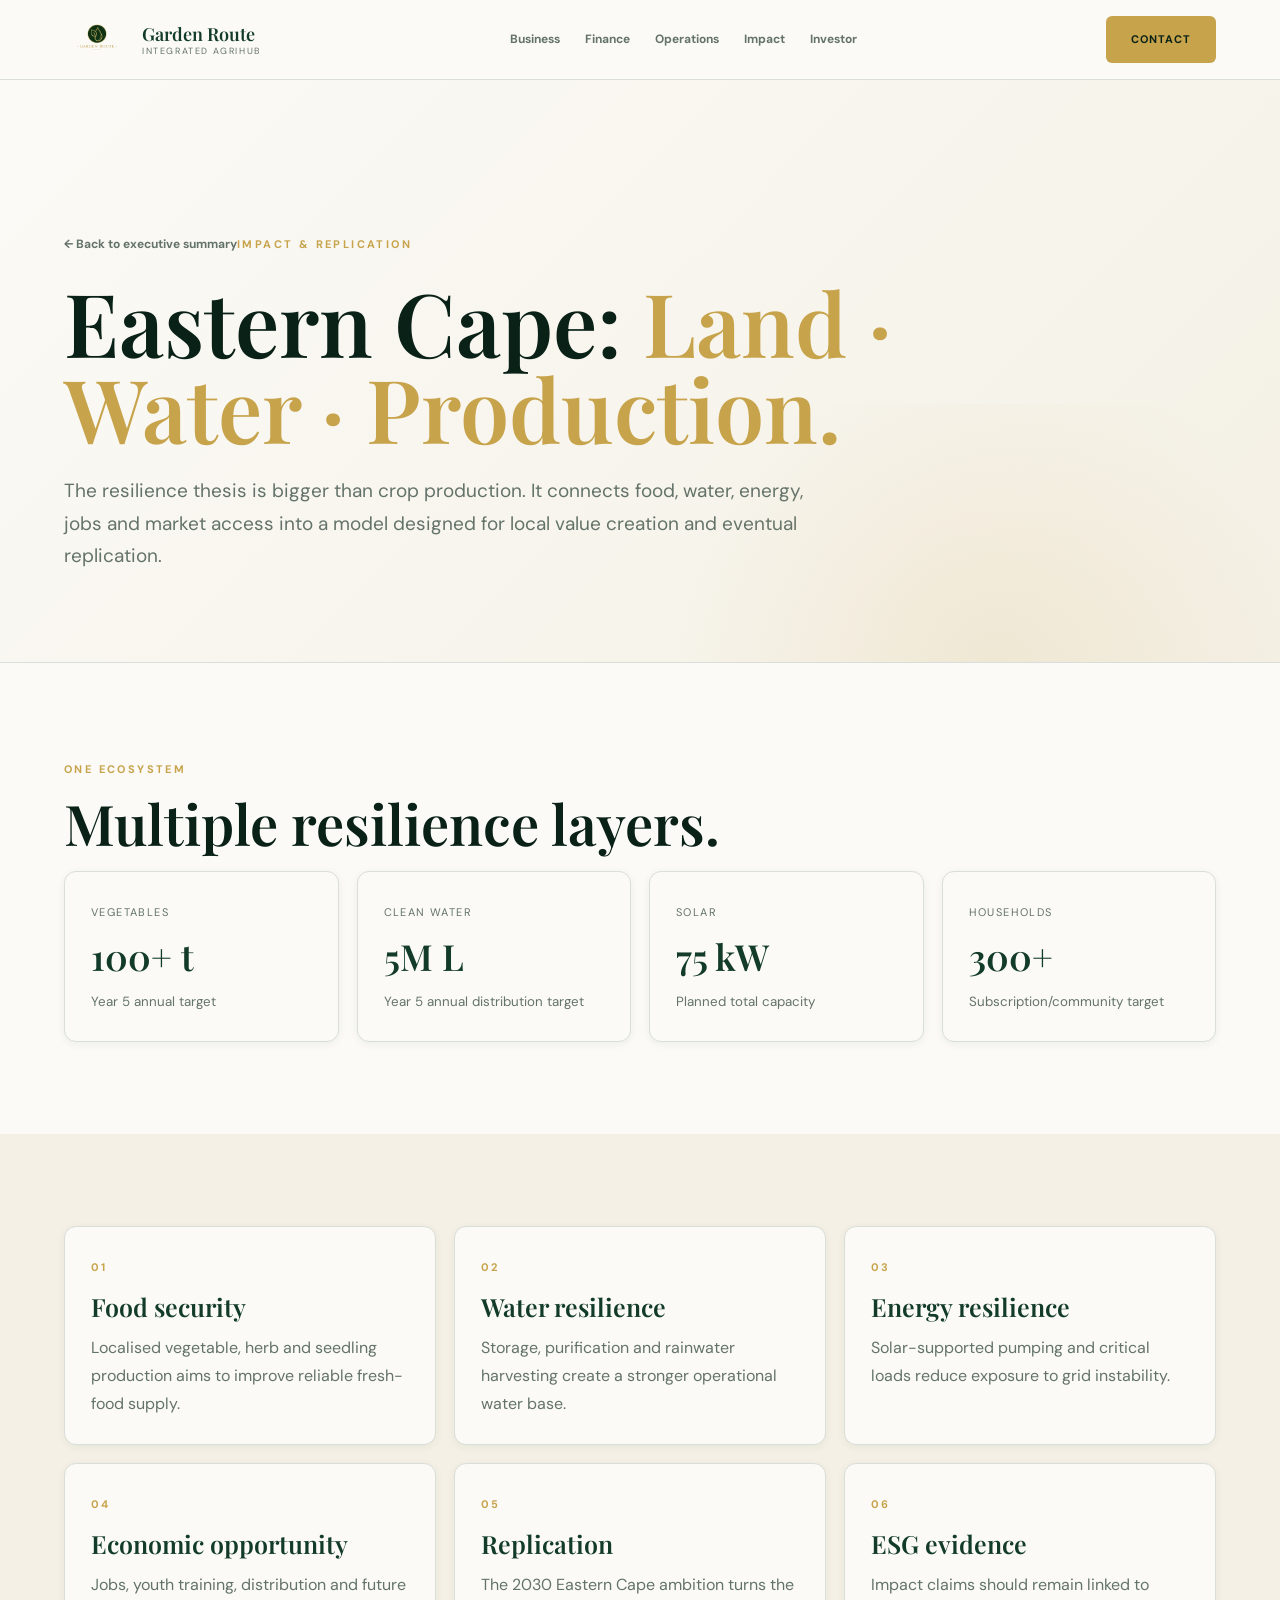
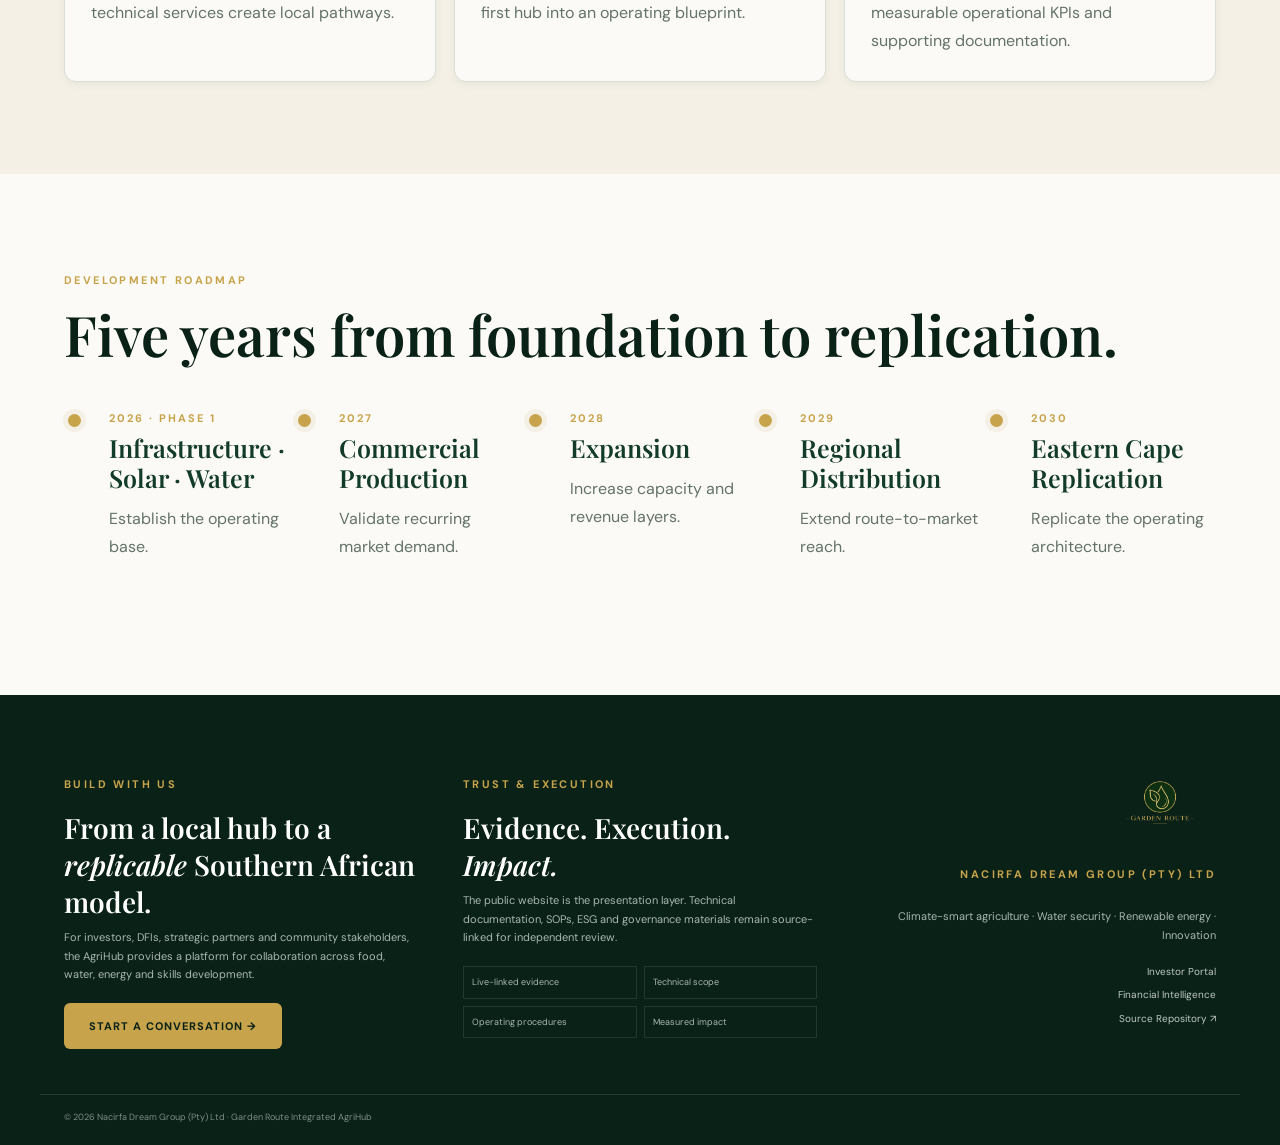
<file: 09 Website/pages/impact.html>
<!doctype html><html lang="en"><head><meta charset="utf-8"><meta name="viewport" content="width=device-width,initial-scale=1"><title>Impact & Replication | Garden Route Integrated AgriHub</title><meta name="description" content="Eastern Cape food, water, energy, employment and replication thesis."><meta property="og:title" content="Impact & Replication | Garden Route Integrated AgriHub"><meta property="og:description" content="Eastern Cape food, water, energy, employment and replication thesis."><meta name="theme-color" content="#123B2A"><link rel="preconnect" href="https://fonts.googleapis.com"><link rel="preconnect" href="https://fonts.gstatic.com" crossorigin><link href="https://fonts.googleapis.com/css2?family=DM+Sans:wght@400;500;600;700&family=Playfair+Display:wght@500;600;700;900&display=swap" rel="stylesheet"><link rel="stylesheet" href="../css/style.css"><link rel="stylesheet" href="../css/multipage.css"></head><body><header id="topbar" class="site-header"><a class="brand" href="../index.html"><img class="header-logo" src="../assets/GRnb.png" alt="Garden Route AgriHub"><span><b>Garden Route</b><small>Integrated AgriHub</small></span></a><nav aria-label="Primary navigation"><a href="business.html">Business</a><a href="finance.html">Finance</a><a href="operations.html">Operations</a><a href="impact.html">Impact</a><a href="investor.html">Investor</a></nav><a class="btn gold" href="contact.html">Contact</a><button class="menu" aria-label="Open navigation">Menu</button></header><main><section class="page-hero"><div class="container"><a class="back-link" href="../index.html">← Back to executive summary</a><span class="eyebrow">IMPACT & REPLICATION</span><h1>Eastern Cape: <em>Land · Water · Production.</em></h1><p>The resilience thesis is bigger than crop production. It connects food, water, energy, jobs and market access into a model designed for local value creation and eventual replication.</p></div></section>
<section class="page-section"><div class="container"><span class="eyebrow">ONE ECOSYSTEM</span><h2>Multiple resilience layers.</h2><div class="metric-grid"><div class="metric-card"><span>Vegetables</span><strong>100+ t</strong><small>Year 5 annual target</small></div><div class="metric-card"><span>Clean water</span><strong>5M L</strong><small>Year 5 annual distribution target</small></div><div class="metric-card"><span>Solar</span><strong>75 kW</strong><small>Planned total capacity</small></div><div class="metric-card"><span>Households</span><strong>300+</strong><small>Subscription/community target</small></div></div></div></section>
<section class="page-section alt"><div class="container"><div class="three-col"><article class="story-card"><span class="eyebrow">01</span><h3>Food security</h3><p>Localised vegetable, herb and seedling production aims to improve reliable fresh-food supply.</p></article><article class="story-card"><span class="eyebrow">02</span><h3>Water resilience</h3><p>Storage, purification and rainwater harvesting create a stronger operational water base.</p></article><article class="story-card"><span class="eyebrow">03</span><h3>Energy resilience</h3><p>Solar-supported pumping and critical loads reduce exposure to grid instability.</p></article><article class="story-card"><span class="eyebrow">04</span><h3>Economic opportunity</h3><p>Jobs, youth training, distribution and future technical services create local pathways.</p></article><article class="story-card"><span class="eyebrow">05</span><h3>Replication</h3><p>The 2030 Eastern Cape ambition turns the first hub into an operating blueprint.</p></article><article class="story-card"><span class="eyebrow">06</span><h3>ESG evidence</h3><p>Impact claims should remain linked to measurable operational KPIs and supporting documentation.</p></article></div></div></section>
<section class="page-section"><div class="container"><span class="eyebrow">DEVELOPMENT ROADMAP</span><h2>Five years from foundation to replication.</h2><div class="timeline"><div class="timeline-item"><b>2026 · Phase 1</b><h3>Infrastructure · Solar · Water</h3><p>Establish the operating base.</p></div><div class="timeline-item"><b>2027</b><h3>Commercial Production</h3><p>Validate recurring market demand.</p></div><div class="timeline-item"><b>2028</b><h3>Expansion</h3><p>Increase capacity and revenue layers.</p></div><div class="timeline-item"><b>2029</b><h3>Regional Distribution</h3><p>Extend route-to-market reach.</p></div><div class="timeline-item"><b>2030</b><h3>Eastern Cape Replication</h3><p>Replicate the operating architecture.</p></div></div></div></section></main><footer class="site-footer"><div class="container footer-grid footer-grid-three"><div class="footer-column footer-build"><span class="eyebrow">BUILD WITH US</span><h3>From a local hub to a <em>replicable</em> Southern African model.</h3><p>For investors, DFIs, strategic partners and community stakeholders, the AgriHub provides a platform for collaboration across food, water, energy and skills development.</p><a class="btn gold" href="contact.html">Start a conversation →</a></div><div class="footer-column footer-trust"><span class="eyebrow">TRUST &amp; EXECUTION</span><h3>Evidence. Execution. <em>Impact.</em></h3><p>The public website is the presentation layer. Technical documentation, SOPs, ESG and governance materials remain source-linked for independent review.</p><div class="footer-points"><span>Live-linked evidence</span><span>Technical scope</span><span>Operating procedures</span><span>Measured impact</span></div></div><div class="footer-column footer-brand"><img class="footer-logo" src="../assets/GRnb.png" alt="Garden Route Integrated AgriHub"><span class="eyebrow">Nacirfa Dream Group (Pty) Ltd</span><p>Climate-smart agriculture · Water security · Renewable energy · Innovation</p><div class="footer-links"><a href="investor.html">Investor Portal</a><a href="finance.html">Financial Intelligence</a><a href="https://github.com/Qamataomkhulu/Garden-Route" target="_blank" rel="noopener noreferrer">Source Repository ↗</a></div></div></div><div class="container copyright">© 2026 Nacirfa Dream Group (Pty) Ltd · Garden Route Integrated AgriHub</div></footer><button class="back-top" id="backTop" aria-label="Back to top">↑</button><script src="../js/multipage.js"></script></body></html>
</file>
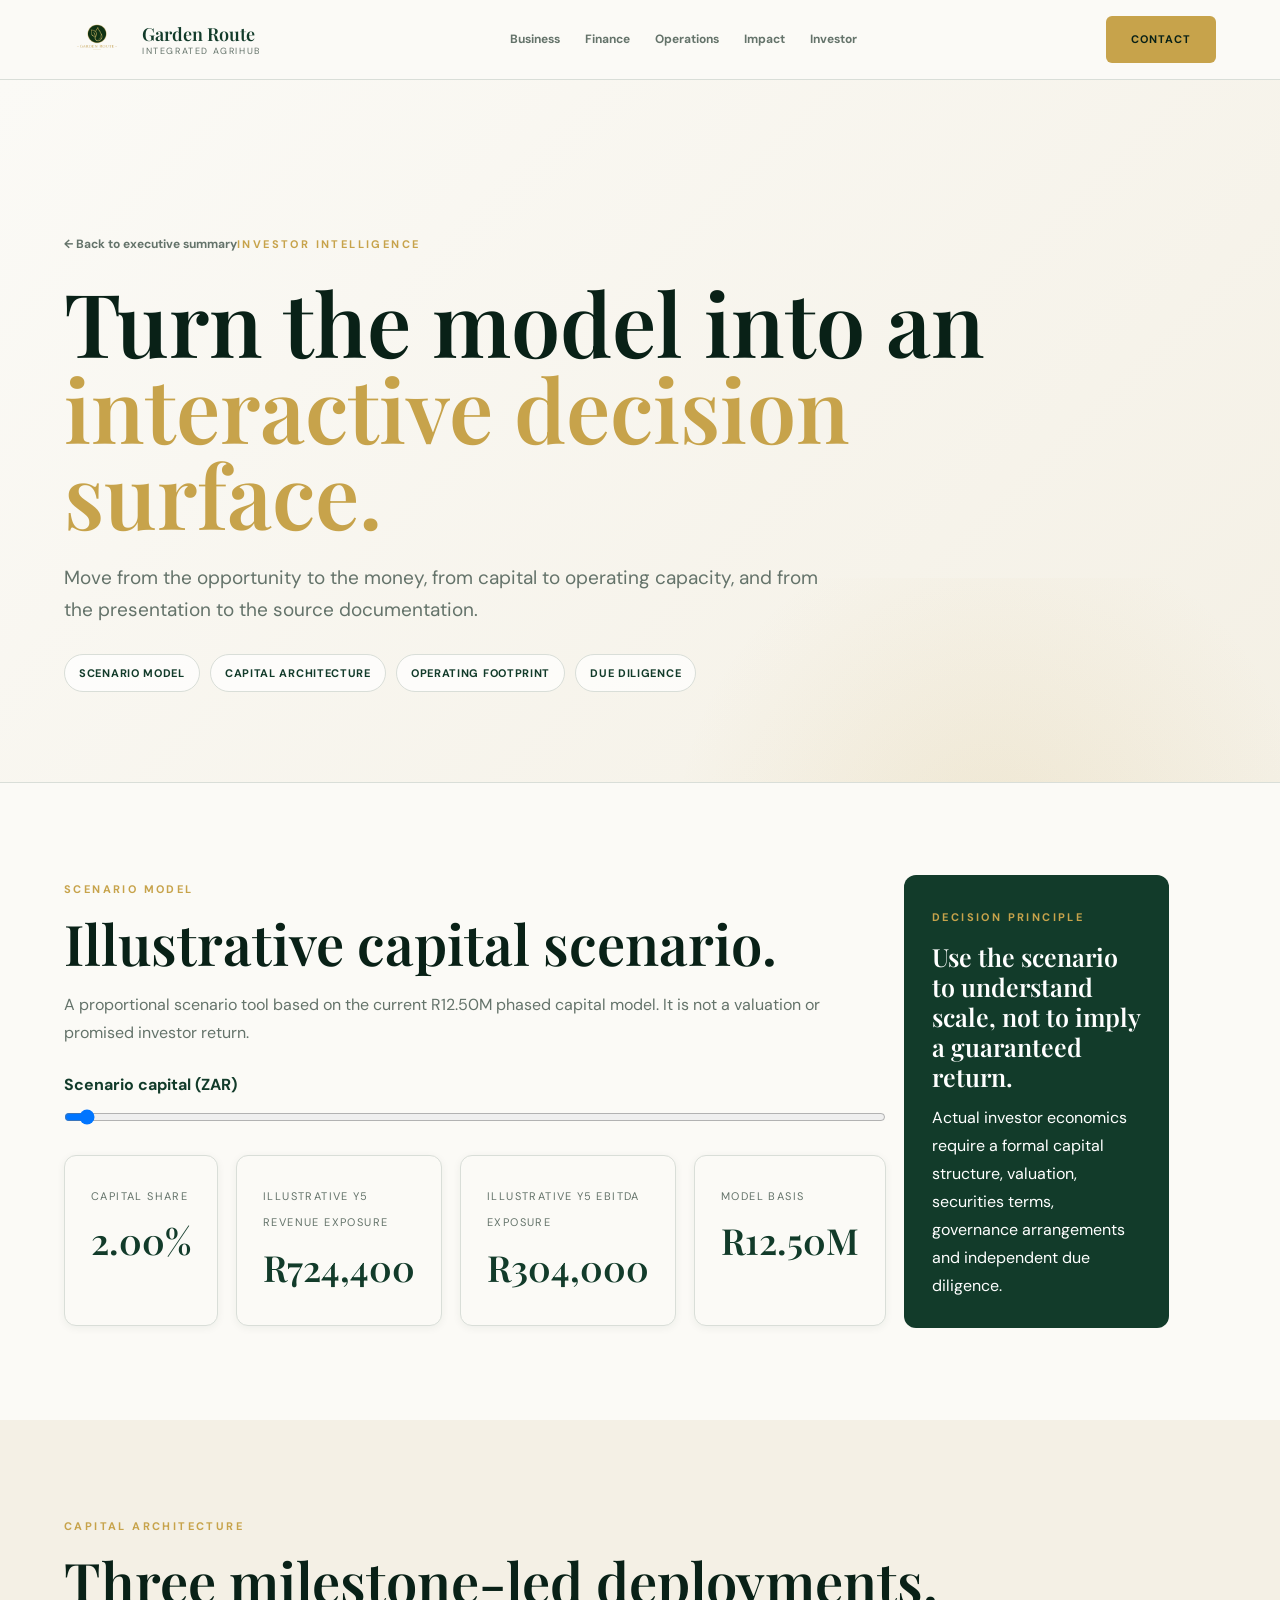
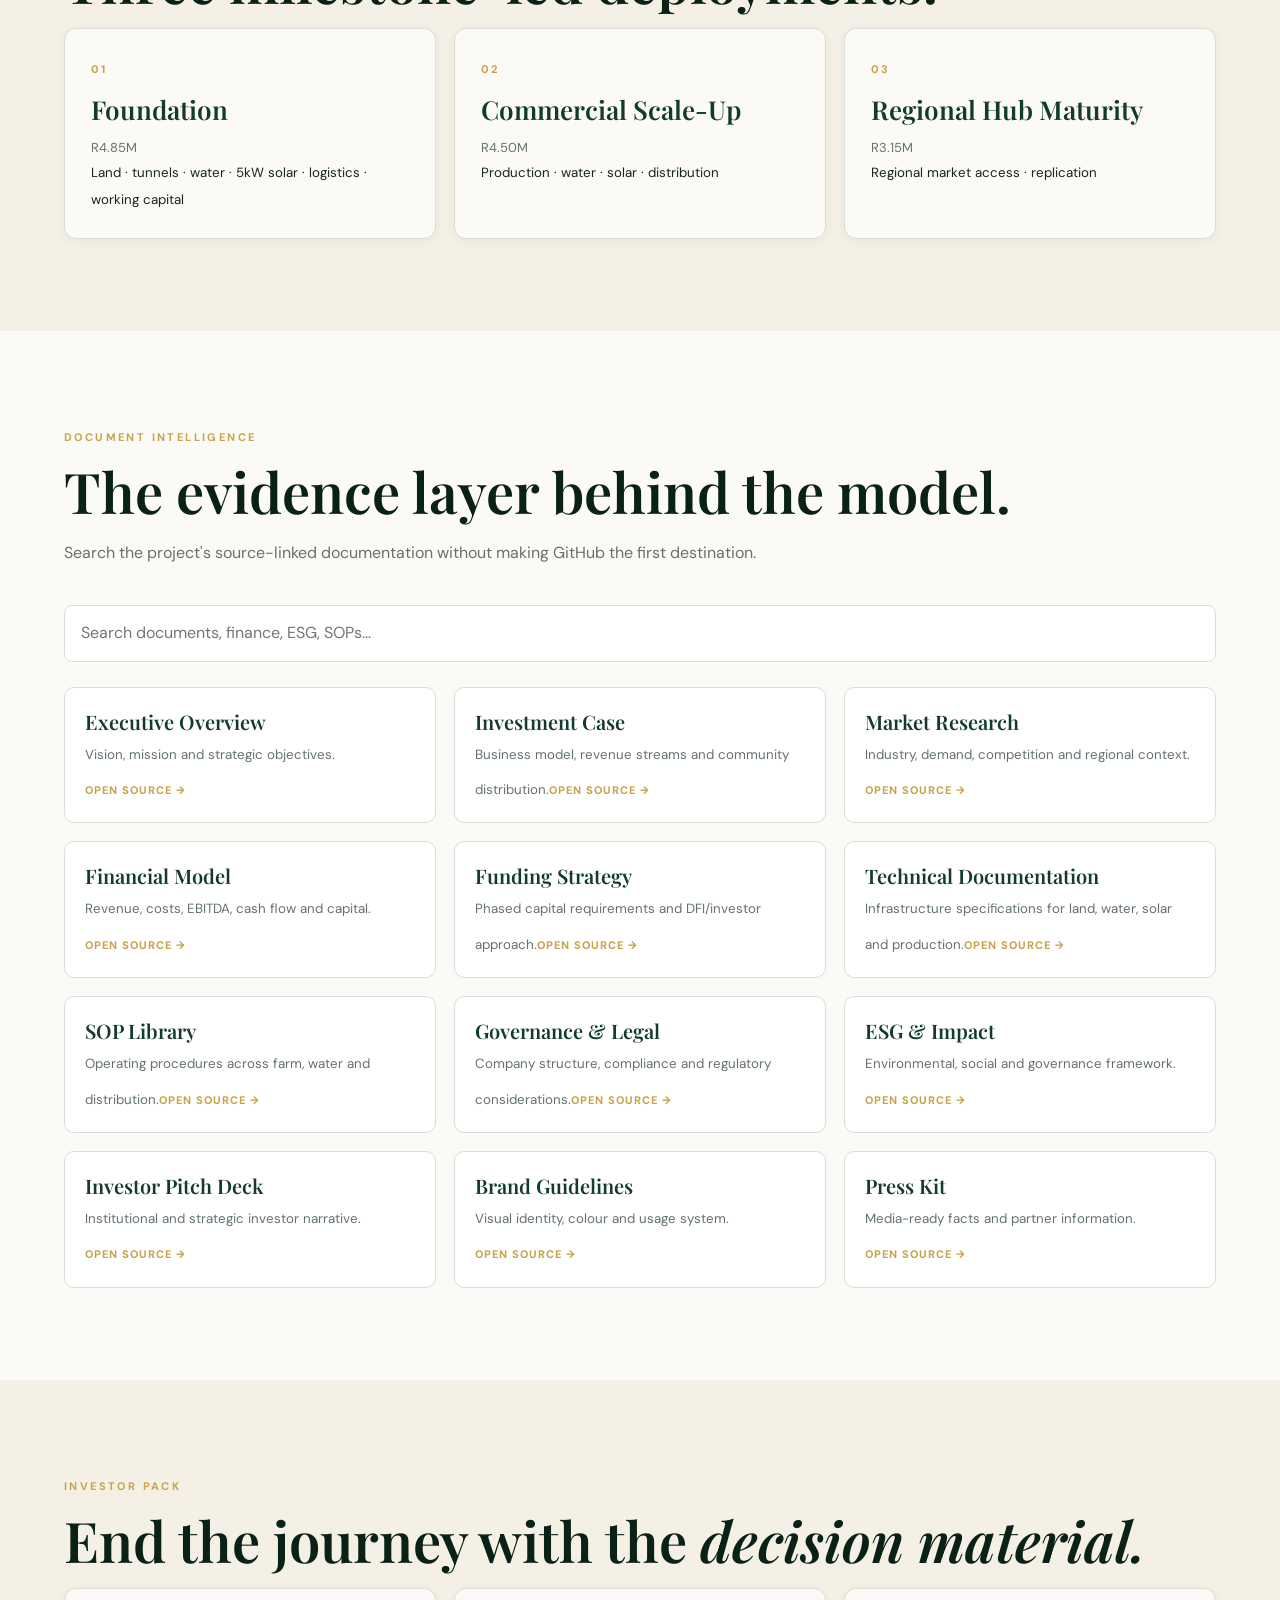
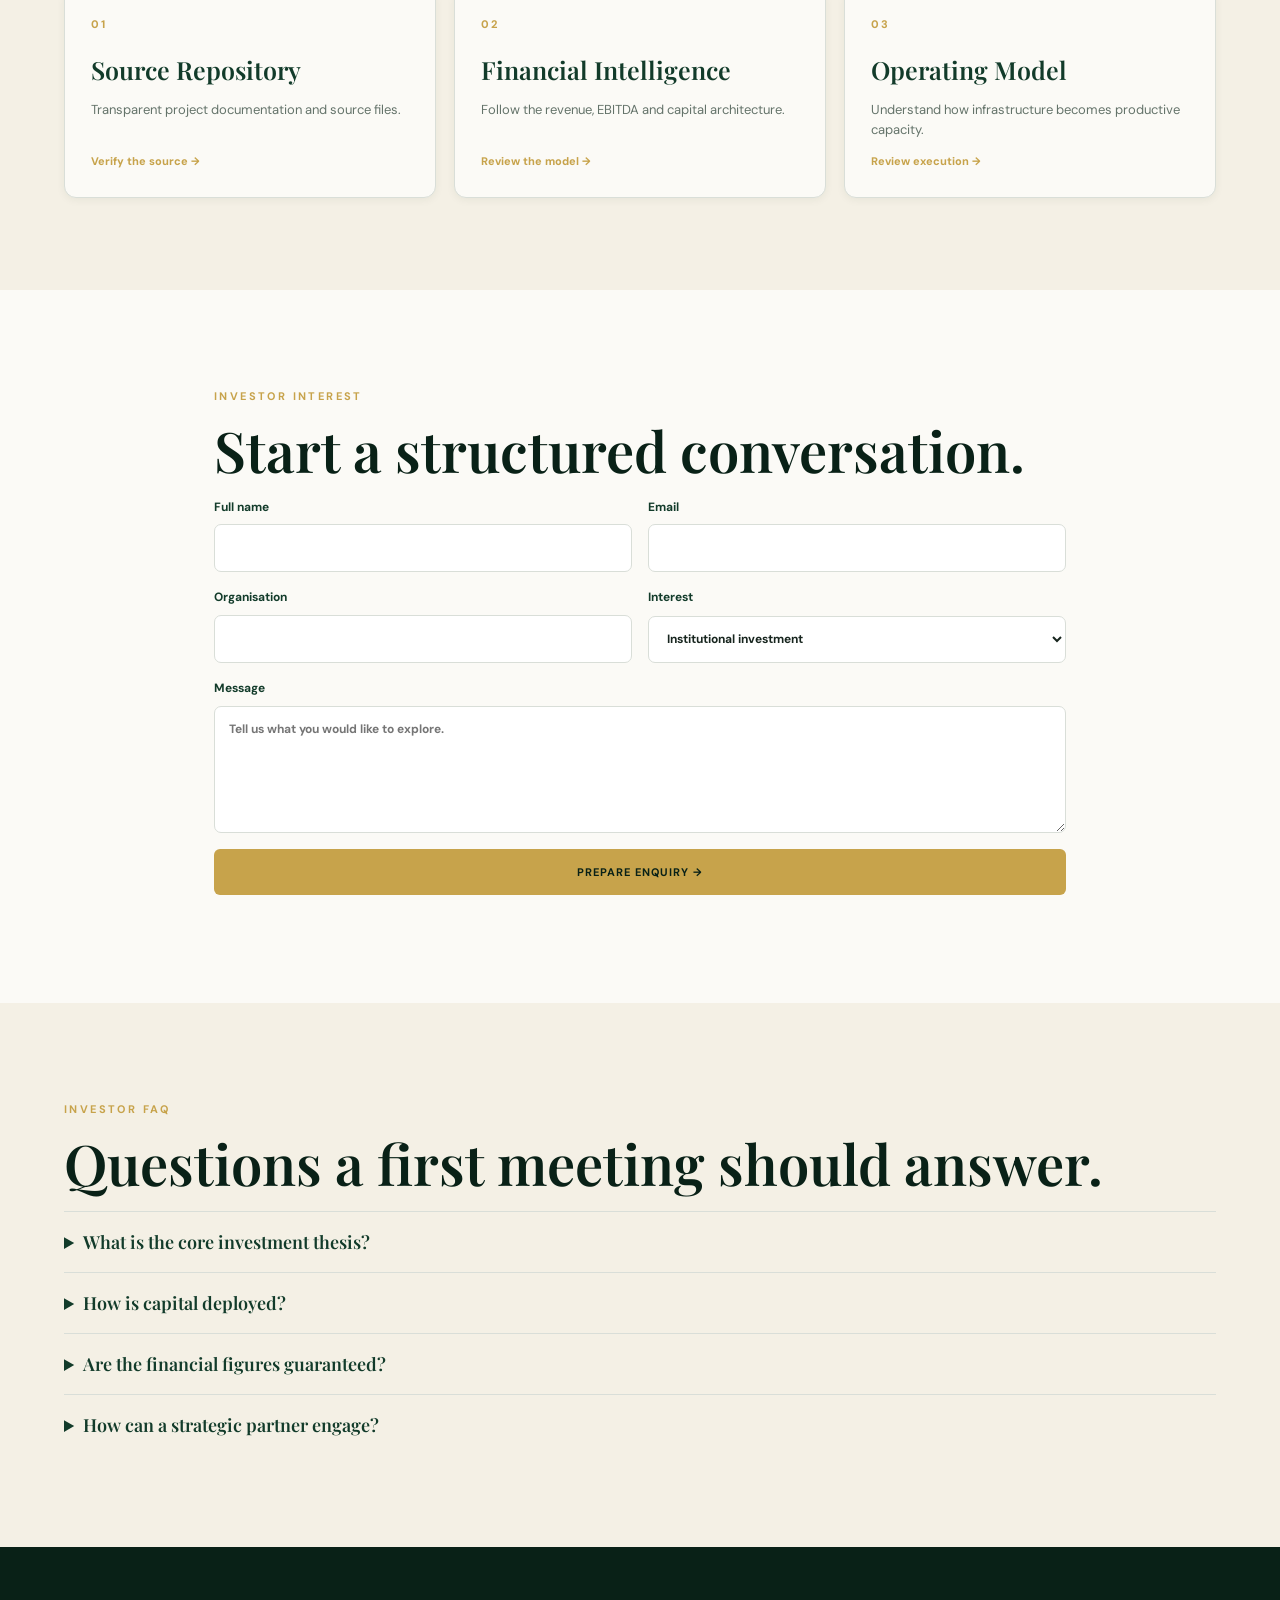
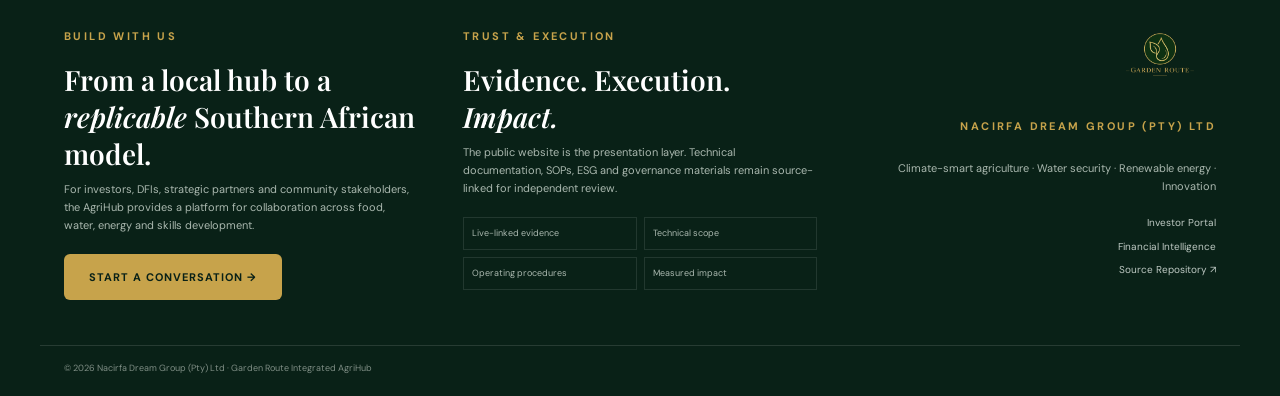
<file: 09 Website/pages/investor.html>
<!doctype html><html lang="en"><head><meta charset="utf-8"><meta name="viewport" content="width=device-width,initial-scale=1"><title>Investor Intelligence | Garden Route Integrated AgriHub</title><meta name="description" content="Interactive investor decision surface, capital architecture and source-linked documentation."><meta property="og:title" content="Investor Intelligence | Garden Route Integrated AgriHub"><meta property="og:description" content="Interactive investor decision surface, capital architecture and source-linked documentation."><meta name="theme-color" content="#123B2A"><link rel="preconnect" href="https://fonts.googleapis.com"><link rel="preconnect" href="https://fonts.gstatic.com" crossorigin><link href="https://fonts.googleapis.com/css2?family=DM+Sans:wght@400;500;600;700&family=Playfair+Display:wght@500;600;700;900&display=swap" rel="stylesheet"><link rel="stylesheet" href="../css/style.css"><link rel="stylesheet" href="../css/multipage.css"></head><body><header id="topbar" class="site-header"><a class="brand" href="../index.html"><img class="header-logo" src="../assets/GRnb.png" alt="Garden Route AgriHub"><span><b>Garden Route</b><small>Integrated AgriHub</small></span></a><nav aria-label="Primary navigation"><a href="business.html">Business</a><a href="finance.html">Finance</a><a href="operations.html">Operations</a><a href="impact.html">Impact</a><a href="investor.html">Investor</a></nav><a class="btn gold" href="contact.html">Contact</a><button class="menu" aria-label="Open navigation">Menu</button></header><main><section class="page-hero"><div class="container"><a class="back-link" href="../index.html">← Back to executive summary</a><span class="eyebrow">INVESTOR INTELLIGENCE</span><h1>Turn the model into an <em>interactive decision surface.</em></h1><p>Move from the opportunity to the money, from capital to operating capacity, and from the presentation to the source documentation.</p><div class="hero-meta"><span>Scenario model</span><span>Capital architecture</span><span>Operating footprint</span><span>Due diligence</span></div></div></section>
<section class="page-section"><div class="container"><div class="two-col"><div><span class="eyebrow">SCENARIO MODEL</span><h2>Illustrative capital scenario.</h2><p>A proportional scenario tool based on the current R12.50M phased capital model. It is not a valuation or promised investor return.</p><label style="display:block;margin:25px 0 8px;font-weight:700;color:var(--brand-primary)">Scenario capital (ZAR)</label><input id="scenarioCapital" type="range" min="25000" max="12500000" step="25000" value="250000" style="width:100%"><div class="metric-grid" style="margin-top:22px"><div class="metric-card"><span>Capital share</span><strong id="scenarioShare">2.00%</strong></div><div class="metric-card"><span>Illustrative Y5 revenue exposure</span><strong id="scenarioRev">R724,400</strong></div><div class="metric-card"><span>Illustrative Y5 EBITDA exposure</span><strong id="scenarioEbitda">R304,000</strong></div><div class="metric-card"><span>Model basis</span><strong>R12.50M</strong></div></div></div><div class="callout"><span class="eyebrow">DECISION PRINCIPLE</span><h3>Use the scenario to understand scale, not to imply a guaranteed return.</h3><p>Actual investor economics require a formal capital structure, valuation, securities terms, governance arrangements and independent due diligence.</p></div></div></div></section>
<section class="page-section alt"><div class="container"><span class="eyebrow">CAPITAL ARCHITECTURE</span><h2>Three milestone-led deployments.</h2><div class="phase-grid"><div class="phase-card"><span>01</span><strong>Foundation</strong><p>R4.85M</p><small>Land · tunnels · water · 5kW solar · logistics · working capital</small></div><div class="phase-card"><span>02</span><strong>Commercial Scale-Up</strong><p>R4.50M</p><small>Production · water · solar · distribution</small></div><div class="phase-card"><span>03</span><strong>Regional Hub Maturity</strong><p>R3.15M</p><small>Regional market access · replication</small></div></div></div></section>
<section class="page-section"><div class="container"><span class="eyebrow">DOCUMENT INTELLIGENCE</span><h2>The evidence layer behind the model.</h2><p class="section-intro">Search the project's source-linked documentation without making GitHub the first destination.</p><div class="doc-search-page"><input id="pageDocSearch" type="search" placeholder="Search documents, finance, ESG, SOPs…" aria-label="Search investor documents"></div><div class="doc-grid"><article class="doc-mini"><strong>Executive Overview</strong><small>Vision, mission and strategic objectives.</small><a href="https://raw.githubusercontent.com/Qamataomkhulu/Garden-Route/main/VISION_AND_MISSION.md" target="_blank" rel="noopener">Open source →</a></article><article class="doc-mini"><strong>Investment Case</strong><small>Business model, revenue streams and community distribution.</small><a href="https://raw.githubusercontent.com/Qamataomkhulu/Garden-Route/main/BUSINESS_MODEL.md" target="_blank" rel="noopener">Open source →</a></article><article class="doc-mini"><strong>Market Research</strong><small>Industry, demand, competition and regional context.</small><a href="https://raw.githubusercontent.com/Qamataomkhulu/Garden-Route/main/04%20Market%20Research/Market%20Research.md" target="_blank" rel="noopener">Open source →</a></article><article class="doc-mini"><strong>Financial Model</strong><small>Revenue, costs, EBITDA, cash flow and capital.</small><a href="https://raw.githubusercontent.com/Qamataomkhulu/Garden-Route/main/05%20Financial%20Model/Financial%20Model.md" target="_blank" rel="noopener">Open source →</a></article><article class="doc-mini"><strong>Funding Strategy</strong><small>Phased capital requirements and DFI/investor approach.</small><a href="https://raw.githubusercontent.com/Qamataomkhulu/Garden-Route/main/06%20Funding%20Applications/Funding%20Strategy.md" target="_blank" rel="noopener">Open source →</a></article><article class="doc-mini"><strong>Technical Documentation</strong><small>Infrastructure specifications for land, water, solar and production.</small><a href="https://raw.githubusercontent.com/Qamataomkhulu/Garden-Route/main/10%20Technical%20Documentation/Technical%20Documentation.md" target="_blank" rel="noopener">Open source →</a></article><article class="doc-mini"><strong>SOP Library</strong><small>Operating procedures across farm, water and distribution.</small><a href="https://raw.githubusercontent.com/Qamataomkhulu/Garden-Route/main/11%20SOPs/SOP%20Register.md" target="_blank" rel="noopener">Open source →</a></article><article class="doc-mini"><strong>Governance & Legal</strong><small>Company structure, compliance and regulatory considerations.</small><a href="https://raw.githubusercontent.com/Qamataomkhulu/Garden-Route/main/13%20Legal/Governance%20%26%20Compliance.md" target="_blank" rel="noopener">Open source →</a></article><article class="doc-mini"><strong>ESG & Impact</strong><small>Environmental, social and governance framework.</small><a href="https://raw.githubusercontent.com/Qamataomkhulu/Garden-Route/main/14%20ESG%20%26%20Impact/ESG%20%26%20Impact.md" target="_blank" rel="noopener">Open source →</a></article><article class="doc-mini"><strong>Investor Pitch Deck</strong><small>Institutional and strategic investor narrative.</small><a href="https://raw.githubusercontent.com/Qamataomkhulu/Garden-Route/main/07%20Investor%20Pitch%20Deck/Investor%20Pitch%20Deck.md" target="_blank" rel="noopener">Open source →</a></article><article class="doc-mini"><strong>Brand Guidelines</strong><small>Visual identity, colour and usage system.</small><a href="https://raw.githubusercontent.com/Qamataomkhulu/Garden-Route/main/08%20Branding/Brand%20Guidelines.md" target="_blank" rel="noopener">Open source →</a></article><article class="doc-mini"><strong>Press Kit</strong><small>Media-ready facts and partner information.</small><a href="https://raw.githubusercontent.com/Qamataomkhulu/Garden-Route/main/15%20Press%20Kit/Press%20Kit.md" target="_blank" rel="noopener">Open source →</a></article></div></div></section>
<section class="page-section alt"><div class="container"><span class="eyebrow">INVESTOR PACK</span><h2>End the journey with the <em>decision material.</em></h2><div class="page-card-grid"><a class="page-card" href="https://github.com/Qamataomkhulu/Garden-Route" target="_blank" rel="noopener"><span>01</span><strong>Source Repository</strong><small>Transparent project documentation and source files.</small><em>Verify the source →</em></a><a class="page-card" href="finance.html"><span>02</span><strong>Financial Intelligence</strong><small>Follow the revenue, EBITDA and capital architecture.</small><em>Review the model →</em></a><a class="page-card" href="operations.html"><span>03</span><strong>Operating Model</strong><small>Understand how infrastructure becomes productive capacity.</small><em>Review execution →</em></a></div></div></section>
<section class="page-section"><div class="container form-shell"><span class="eyebrow">INVESTOR INTEREST</span><h2>Start a structured conversation.</h2><form id="pageInvestorForm"><div class="form-grid-page"><label>Full name<input name="name" required></label><label>Email<input name="email" type="email" required></label><label>Organisation<input name="organisation"></label><label>Interest<select name="interest"><option>Institutional investment</option><option>DFI / blended finance</option><option>Strategic partnership</option><option>Supply / distribution</option><option>Technology / AgriTech</option></select></label></div><label>Message<textarea name="message" rows="5" placeholder="Tell us what you would like to explore."></textarea></label><button class="btn gold" type="submit">Prepare enquiry →</button><p id="pageFormStatus" aria-live="polite"></p></form></div></section>
<section class="page-section alt faq-page"><div class="container"><span class="eyebrow">INVESTOR FAQ</span><h2>Questions a first meeting should answer.</h2><details><summary>What is the core investment thesis?</summary><p>The AgriHub integrates food production, water resilience, renewable energy and distribution into a diversified operating model rather than relying on a single agricultural revenue stream.</p></details><details><summary>How is capital deployed?</summary><p>The current model structures R12.50M across three milestone-led phases: R4.85M Foundation, R4.50M Commercial Scale-Up and R3.15M Regional Hub Maturity.</p></details><details><summary>Are the financial figures guaranteed?</summary><p>No. They are illustrative planning outputs from the current project model and require independent commercial, technical and legal due diligence.</p></details><details><summary>How can a strategic partner engage?</summary><p>Use the investor interest form above to indicate whether the enquiry concerns investment, DFI funding, supply, distribution, technology, agriculture or community programmes.</p></details></div></section></main><footer class="site-footer"><div class="container footer-grid footer-grid-three"><div class="footer-column footer-build"><span class="eyebrow">BUILD WITH US</span><h3>From a local hub to a <em>replicable</em> Southern African model.</h3><p>For investors, DFIs, strategic partners and community stakeholders, the AgriHub provides a platform for collaboration across food, water, energy and skills development.</p><a class="btn gold" href="contact.html">Start a conversation →</a></div><div class="footer-column footer-trust"><span class="eyebrow">TRUST &amp; EXECUTION</span><h3>Evidence. Execution. <em>Impact.</em></h3><p>The public website is the presentation layer. Technical documentation, SOPs, ESG and governance materials remain source-linked for independent review.</p><div class="footer-points"><span>Live-linked evidence</span><span>Technical scope</span><span>Operating procedures</span><span>Measured impact</span></div></div><div class="footer-column footer-brand"><img class="footer-logo" src="../assets/GRnb.png" alt="Garden Route Integrated AgriHub"><span class="eyebrow">Nacirfa Dream Group (Pty) Ltd</span><p>Climate-smart agriculture · Water security · Renewable energy · Innovation</p><div class="footer-links"><a href="investor.html">Investor Portal</a><a href="finance.html">Financial Intelligence</a><a href="https://github.com/Qamataomkhulu/Garden-Route" target="_blank" rel="noopener noreferrer">Source Repository ↗</a></div></div></div><div class="container copyright">© 2026 Nacirfa Dream Group (Pty) Ltd · Garden Route Integrated AgriHub</div></footer><button class="back-top" id="backTop" aria-label="Back to top">↑</button><script src="../js/multipage.js"></script></body></html>
</file>
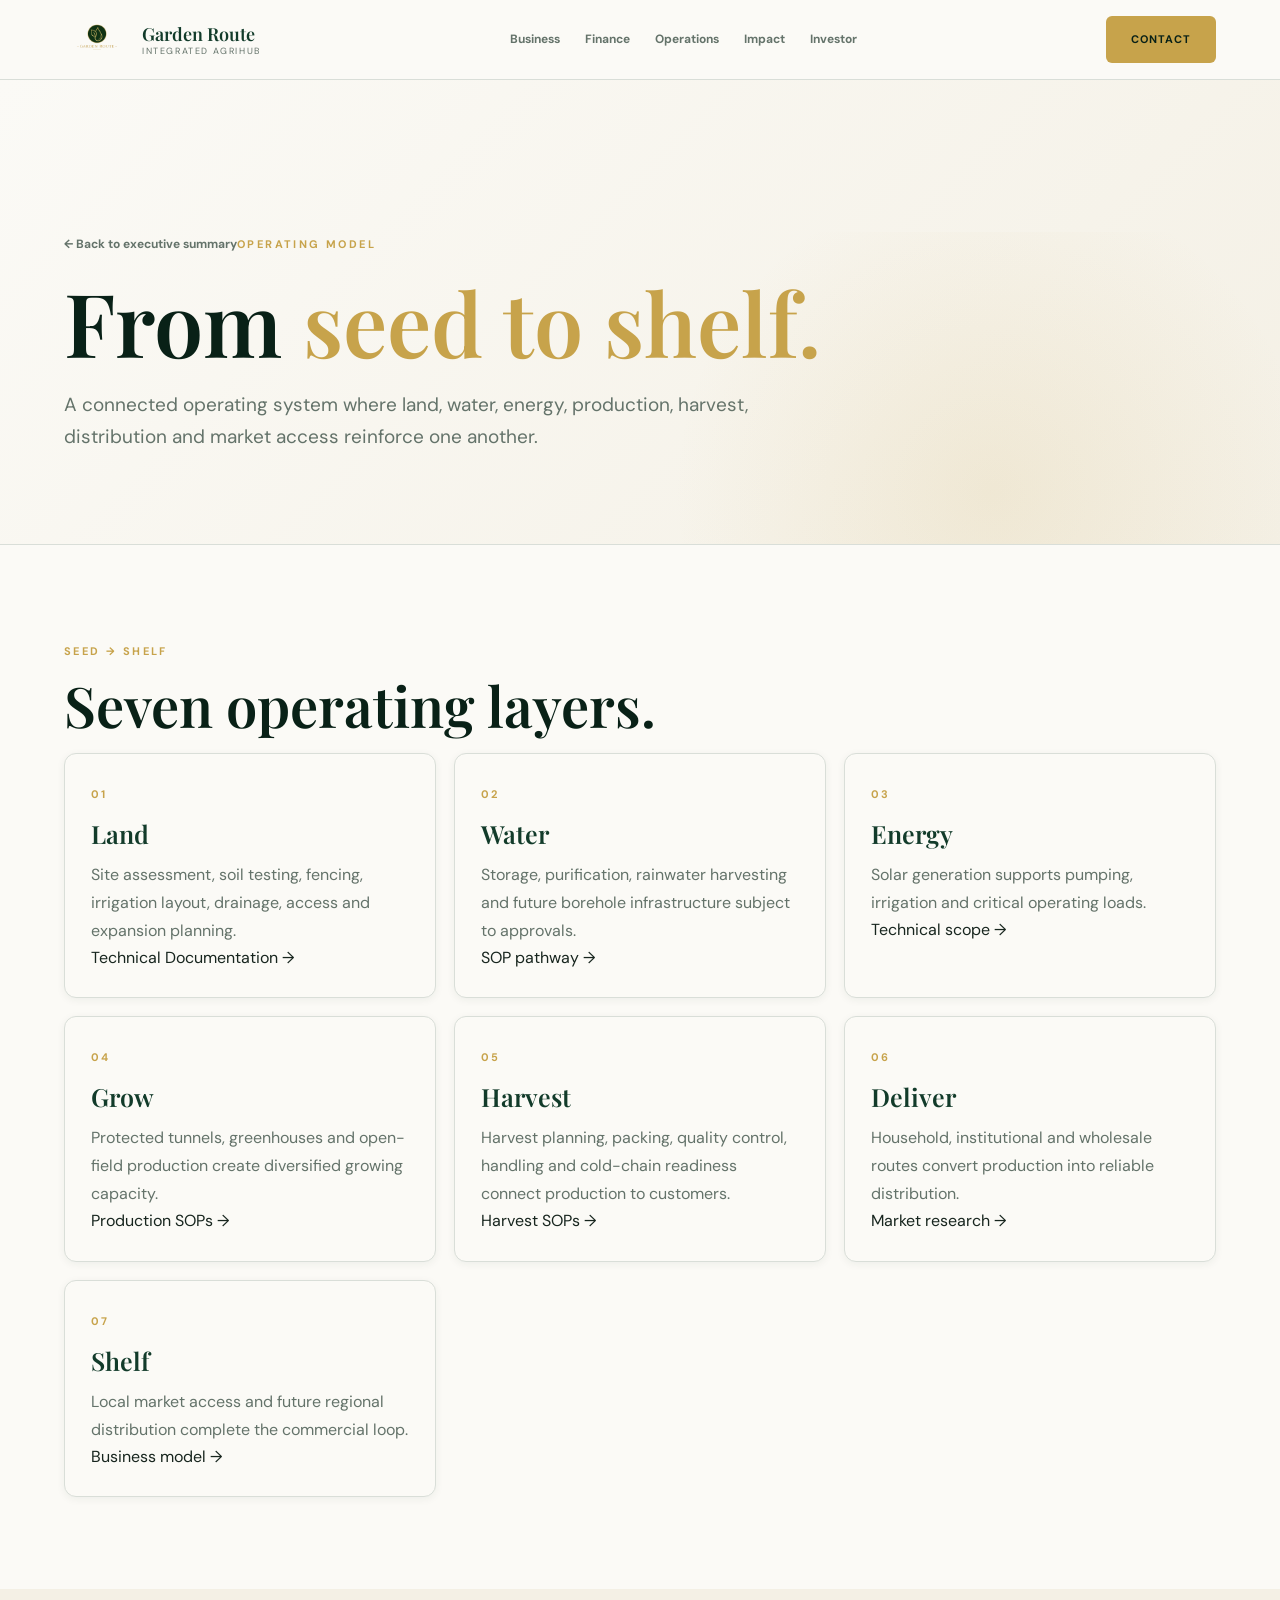
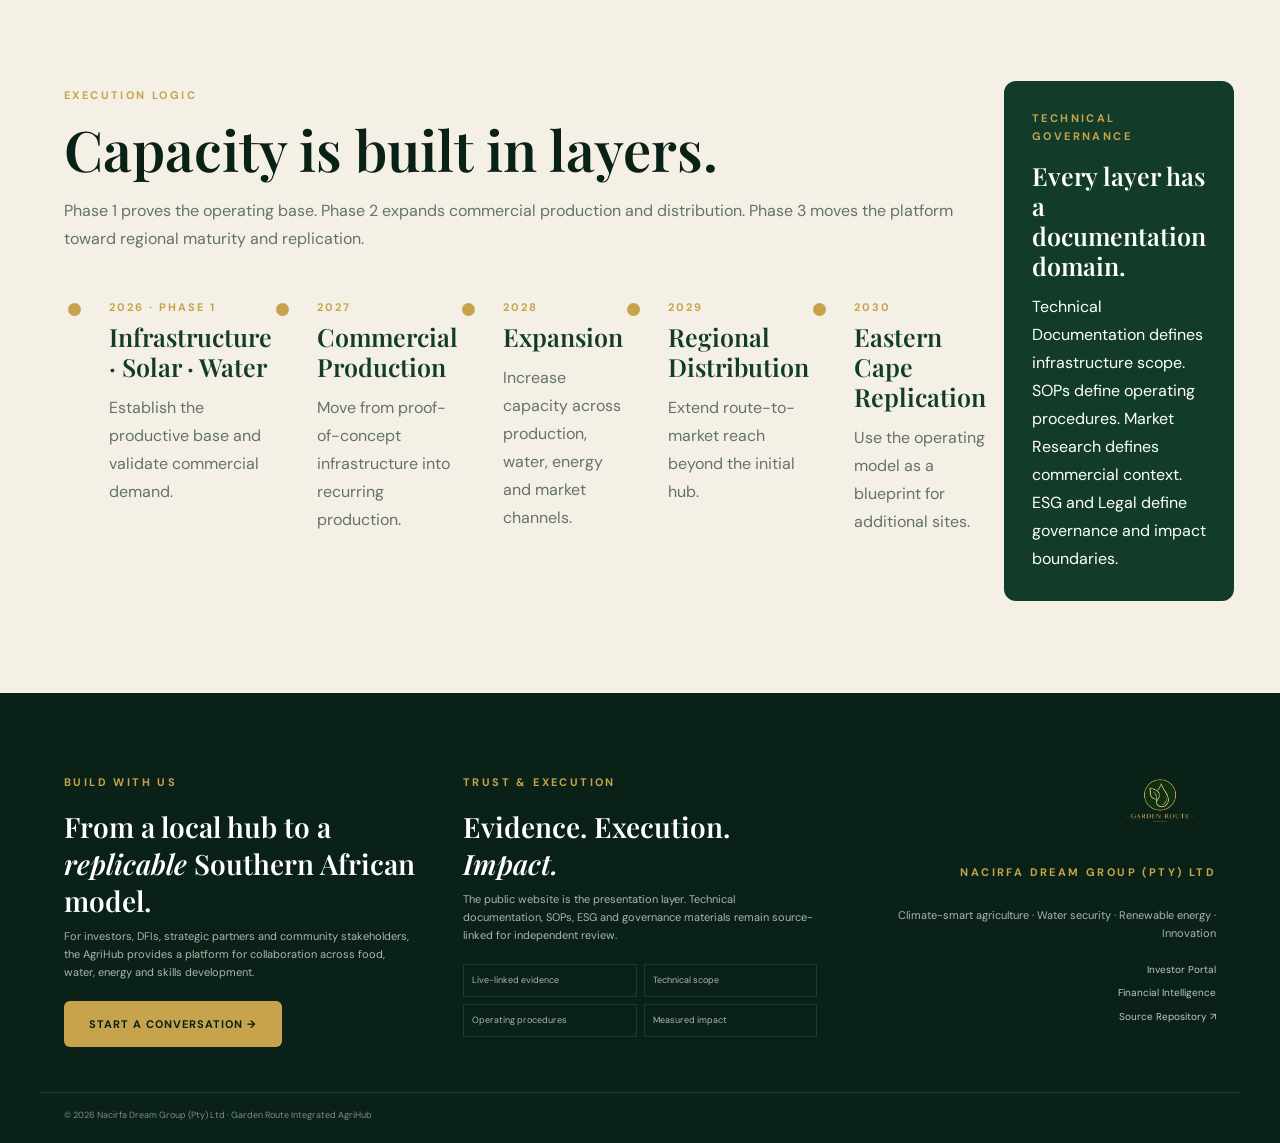
<file: 09 Website/pages/operations.html>
<!doctype html><html lang="en"><head><meta charset="utf-8"><meta name="viewport" content="width=device-width,initial-scale=1"><title>Operating Model | Garden Route Integrated AgriHub</title><meta name="description" content="Seed-to-shelf operating architecture, technical scope and development roadmap."><meta property="og:title" content="Operating Model | Garden Route Integrated AgriHub"><meta property="og:description" content="Seed-to-shelf operating architecture, technical scope and development roadmap."><meta name="theme-color" content="#123B2A"><link rel="preconnect" href="https://fonts.googleapis.com"><link rel="preconnect" href="https://fonts.gstatic.com" crossorigin><link href="https://fonts.googleapis.com/css2?family=DM+Sans:wght@400;500;600;700&family=Playfair+Display:wght@500;600;700;900&display=swap" rel="stylesheet"><link rel="stylesheet" href="../css/style.css"><link rel="stylesheet" href="../css/multipage.css"></head><body><header id="topbar" class="site-header"><a class="brand" href="../index.html"><img class="header-logo" src="../assets/GRnb.png" alt="Garden Route AgriHub"><span><b>Garden Route</b><small>Integrated AgriHub</small></span></a><nav aria-label="Primary navigation"><a href="business.html">Business</a><a href="finance.html">Finance</a><a href="operations.html">Operations</a><a href="impact.html">Impact</a><a href="investor.html">Investor</a></nav><a class="btn gold" href="contact.html">Contact</a><button class="menu" aria-label="Open navigation">Menu</button></header><main><section class="page-hero"><div class="container"><a class="back-link" href="../index.html">← Back to executive summary</a><span class="eyebrow">OPERATING MODEL</span><h1>From <em>seed to shelf.</em></h1><p>A connected operating system where land, water, energy, production, harvest, distribution and market access reinforce one another.</p></div></section>
<section class="page-section"><div class="container"><span class="eyebrow">SEED → SHELF</span><h2>Seven operating layers.</h2><div class="three-col"><article class="story-card"><span class="eyebrow">01</span><h3>Land</h3><p>Site assessment, soil testing, fencing, irrigation layout, drainage, access and expansion planning.</p><a href="../10%20Technical%20Documentation/Technical%20Documentation.md" target="_blank">Technical Documentation →</a></article><article class="story-card"><span class="eyebrow">02</span><h3>Water</h3><p>Storage, purification, rainwater harvesting and future borehole infrastructure subject to approvals.</p><a href="../11%20SOPs/SOP%20Register.md" target="_blank">SOP pathway →</a></article><article class="story-card"><span class="eyebrow">03</span><h3>Energy</h3><p>Solar generation supports pumping, irrigation and critical operating loads.</p><a href="../10%20Technical%20Documentation/Technical%20Documentation.md" target="_blank">Technical scope →</a></article><article class="story-card"><span class="eyebrow">04</span><h3>Grow</h3><p>Protected tunnels, greenhouses and open-field production create diversified growing capacity.</p><a href="../11%20SOPs/SOP%20Register.md" target="_blank">Production SOPs →</a></article><article class="story-card"><span class="eyebrow">05</span><h3>Harvest</h3><p>Harvest planning, packing, quality control, handling and cold-chain readiness connect production to customers.</p><a href="../11%20SOPs/SOP%20Register.md" target="_blank">Harvest SOPs →</a></article><article class="story-card"><span class="eyebrow">06</span><h3>Deliver</h3><p>Household, institutional and wholesale routes convert production into reliable distribution.</p><a href="../04%20Market%20Research/Market%20Research.md" target="_blank">Market research →</a></article><article class="story-card"><span class="eyebrow">07</span><h3>Shelf</h3><p>Local market access and future regional distribution complete the commercial loop.</p><a href="../BUSINESS_MODEL.md" target="_blank">Business model →</a></article></div></div></section>
<section class="page-section alt"><div class="container"><div class="two-col"><div><span class="eyebrow">EXECUTION LOGIC</span><h2>Capacity is built in layers.</h2><p>Phase 1 proves the operating base. Phase 2 expands commercial production and distribution. Phase 3 moves the platform toward regional maturity and replication.</p><div class="timeline"><div class="timeline-item"><b>2026 · Phase 1</b><h3>Infrastructure · Solar · Water</h3><p>Establish the productive base and validate commercial demand.</p></div><div class="timeline-item"><b>2027</b><h3>Commercial Production</h3><p>Move from proof-of-concept infrastructure into recurring production.</p></div><div class="timeline-item"><b>2028</b><h3>Expansion</h3><p>Increase capacity across production, water, energy and market channels.</p></div><div class="timeline-item"><b>2029</b><h3>Regional Distribution</h3><p>Extend route-to-market reach beyond the initial hub.</p></div><div class="timeline-item"><b>2030</b><h3>Eastern Cape Replication</h3><p>Use the operating model as a blueprint for additional sites.</p></div></div></div><div class="callout"><span class="eyebrow">TECHNICAL GOVERNANCE</span><h3>Every layer has a documentation domain.</h3><p>Technical Documentation defines infrastructure scope. SOPs define operating procedures. Market Research defines commercial context. ESG and Legal define governance and impact boundaries.</p></div></div></div></section></main><footer class="site-footer"><div class="container footer-grid footer-grid-three"><div class="footer-column footer-build"><span class="eyebrow">BUILD WITH US</span><h3>From a local hub to a <em>replicable</em> Southern African model.</h3><p>For investors, DFIs, strategic partners and community stakeholders, the AgriHub provides a platform for collaboration across food, water, energy and skills development.</p><a class="btn gold" href="contact.html">Start a conversation →</a></div><div class="footer-column footer-trust"><span class="eyebrow">TRUST &amp; EXECUTION</span><h3>Evidence. Execution. <em>Impact.</em></h3><p>The public website is the presentation layer. Technical documentation, SOPs, ESG and governance materials remain source-linked for independent review.</p><div class="footer-points"><span>Live-linked evidence</span><span>Technical scope</span><span>Operating procedures</span><span>Measured impact</span></div></div><div class="footer-column footer-brand"><img class="footer-logo" src="../assets/GRnb.png" alt="Garden Route Integrated AgriHub"><span class="eyebrow">Nacirfa Dream Group (Pty) Ltd</span><p>Climate-smart agriculture · Water security · Renewable energy · Innovation</p><div class="footer-links"><a href="investor.html">Investor Portal</a><a href="finance.html">Financial Intelligence</a><a href="https://github.com/Qamataomkhulu/Garden-Route" target="_blank" rel="noopener noreferrer">Source Repository ↗</a></div></div></div><div class="container copyright">© 2026 Nacirfa Dream Group (Pty) Ltd · Garden Route Integrated AgriHub</div></footer><button class="back-top" id="backTop" aria-label="Back to top">↑</button><script src="../js/multipage.js"></script></body></html>
</file>
<file: styles.css>
@import url('https://fonts.googleapis.com/css2?family=DM+Sans:wght@400;500;600;700&family=Playfair+Display:wght@500;600;700&display=swap');
:root{--g:#123b2a;--g2:#1d5a40;--d:#092117;--gold:#c7a34b;--cream:#f4f0e5;--paper:#fbfaf6;--ink:#17251e;--muted:#64736a;--line:#d9ded8}*{box-sizing:border-box}html{scroll-behavior:smooth}body{margin:0;background:var(--paper);color:var(--ink);font:16px/1.65 "DM Sans",sans-serif}a{text-decoration:none;color:inherit}header{height:78px;padding:0 6vw;display:flex;align-items:center;justify-content:space-between;border-bottom:1px solid var(--line);background:#fbfaf6ee;position:sticky;top:0;z-index:10;backdrop-filter:blur(10px)}.brand{display:flex;align-items:center;gap:11px}.brand>b{width:42px;height:42px;border:1px solid var(--gold);border-radius:50%;display:grid;place-items:center;color:var(--gold);font-family:Georgia}.brand strong,.brand small{display:block}.brand strong{font:600 17px "Playfair Display"}.brand small{font-size:10px;letter-spacing:1.4px;text-transform:uppercase;color:var(--muted)}nav{display:flex;gap:28px;font-size:13px;font-weight:600}.cta,.outline,.light{display:inline-block;padding:13px 20px;text-transform:uppercase;font-size:11px;font-weight:700;letter-spacing:1px}.cta{background:var(--g);color:white}.cta.small{padding:9px 15px}.outline{border:1px solid var(--g);color:var(--g)}.hero{min-height:680px;padding:75px 7vw;display:grid;grid-template-columns:1fr 1fr;gap:6vw;align-items:center;background:var(--cream)}.eyebrow{margin:0 0 13px;color:var(--gold);font-size:11px;letter-spacing:2.2px;font-weight:700}.hero h1{font:600 clamp(44px,5.5vw,75px)/1.04 "Playfair Display";color:var(--d);margin:0 0 24px}.hero h1 em{color:var(--g2);font-style:normal}.lead{max-width:650px;color:#526158;font-size:18px}.actions{display:flex;gap:12px;margin-top:30px}.landscape{height:480px;position:relative;overflow:hidden;border-left:1px solid #123b2a18}.sun{position:absolute;width:140px;height:140px;border-radius:50%;background:#d9c074;right:15%;top:8%}.hill{position:absolute;border-radius:55% 55% 0 0/100% 100% 0 0}.h1{width:110%;height:230px;left:-15%;bottom:115px;background:#a5b995}.h2{width:110%;height:185px;left:15%;bottom:70px;background:#688d68}.greenhouse{position:absolute;width:160px;height:105px;left:32%;bottom:155px;border:3px solid #eee9d7;border-bottom:0;transform:skewX(-12deg);background:#dce8d61c}.tank{position:absolute;right:10%;bottom:120px;width:78px;height:105px;border:3px solid var(--g);border-radius:12px 12px 20px 20px;background:#eee9d8;display:grid;place-items:center;writing-mode:vertical-rl;font-size:9px;font-weight:700;color:var(--g)}.solar{position:absolute;left:6%;bottom:92px;display:grid;grid-template-columns:repeat(3,35px);gap:3px;transform:skewY(-8deg)}.solar i{height:25px;background:#173f37;border:1px solid #a8b0a4}.tag{position:absolute;color:#fff;font-size:9px;letter-spacing:2px;font-weight:700}.farm{left:31%;bottom:119px}.water{right:7%;bottom:104px}.energy{left:4%;bottom:65px}.metrics{display:grid;grid-template-columns:repeat(4,1fr);background:var(--g);color:#fff;padding:30px 7vw}.metrics div{padding:0 24px;border-right:1px solid #ffffff22}.metrics div:first-child{padding-left:0}.metrics div:last-child{border:0}.metrics b{display:block;color:#dec66d;font:600 30px "Playfair Display"}.metrics span{font-size:11px;letter-spacing:1px;text-transform:uppercase;opacity:.82}.section{padding:100px 7vw}.section h2,.band h2,.contact h2{font:600 clamp(34px,4vw,54px)/1.1 "Playfair Display";color:var(--d);margin:0 0 18px}.intro{max-width:760px;color:var(--muted)}.cards{display:grid;grid-template-columns:repeat(4,1fr);gap:16px;margin-top:42px}.cards article{position:relative;min-height:270px;padding:28px;background:#fff;border:1px solid var(--line)}.cards article>span{position:absolute;right:18px;top:14px;font-size:10px;color:#9aa49c}.icon{font-size:33px;color:var(--gold);margin-bottom:20px}.cards h3,.steps h3,.phases h3{font:600 22px "Playfair Display";margin:0 0 9px}.cards p,.steps p,.phases p{font-size:13px;color:var(--muted)}.journey{background:#efede3}.center{text-align:center}.center .intro{margin:0 auto}.steps{display:grid;grid-template-columns:repeat(5,1fr);gap:18px;margin-top:55px}.art{height:170px;background:#fff;border:1px solid #d5d9d0;display:grid;place-items:center;color:var(--g);font-size:11px;letter-spacing:2px;font-weight:700;position:relative;overflow:hidden}.art:after{content:"";position:absolute;width:140px;height:70px;border-radius:50% 50% 0 0;background:#c1d0b4;bottom:0}.art:before{content:"";z-index:2;position:absolute}.seed:before{width:35px;height:65px;border-radius:100% 0;background:#47754d;transform:rotate(35deg)}.harvest:before{width:100px;height:40px;border-radius:50%;background:#729e5d}.pack:before{width:80px;height:65px;border:3px solid #aa8c4d;background:#e5d7b4}.van:before{width:105px;height:42px;border-radius:8px;background:#d5ceb7}.shelf:before{width:105px;height:75px;border:3px solid #8e6d3a;border-width:0 0 3px 3px}.art{margin-bottom:14px}.steps article>b{font-size:11px;color:var(--gold)}.band{display:grid;grid-template-columns:1fr 1fr;gap:10vw;padding:72px 10vw;background:var(--gold)}.band h2{margin:0;font-size:45px}.band p{margin:0;font-size:18px;color:#233a2e}.split{display:grid;grid-template-columns:1fr 1fr;gap:8vw;align-items:center}.pills{display:flex;flex-wrap:wrap;gap:8px;margin-top:25px}.pills span{border:1px solid var(--line);padding:7px 12px;font-size:11px;text-transform:uppercase}.resilience{background:var(--g);color:white;padding:12px}.resilience p{display:grid;grid-template-columns:1.2fr 25px 1.2fr;padding:17px;border-bottom:1px solid #ffffff22;margin:0;font-size:12px}.resilience p:last-child{border:0}.resilience b{color:#dfc66d}.cream{background:var(--cream)}.phases{display:grid;grid-template-columns:repeat(3,1fr);gap:18px;margin-top:40px}.phases article{background:#fff;padding:30px;border:1px solid var(--line)}.phases small{color:var(--gold);letter-spacing:2px;font-weight:700}.phases h3{font-size:28px;margin:9px 0}.phases b{font-size:24px;color:var(--g)}.total{display:flex;justify-content:space-between;border-top:1px solid #cdd2c8;margin-top:25px;padding-top:22px}.total b{font:600 32px "Playfair Display";color:var(--g)}.chart{background:#fff}.bars{height:340px;display:flex;align-items:end;justify-content:center;gap:8%;padding:30px 5% 0;border-bottom:1px solid var(--line);margin-top:35px}.bars div{height:100%;width:70px;display:flex;flex-direction:column;justify-content:end;align-items:center}.bars label{font-size:11px;font-weight:700;margin-bottom:6px}.bars i{display:block;width:100%;background:var(--g);min-height:20px}.bars small{margin-top:9px;color:var(--muted);font-weight:700}.note{text-align:center;color:var(--muted);font-size:11px}.contact{padding:80px 10vw;background:var(--g);color:#fff;display:flex;justify-content:space-between;align-items:center;gap:40px}.contact h2{color:#fff}.contact p:not(.eyebrow){max-width:700px;color:#cdd9d1}.light{background:#fff;color:var(--g)}footer{padding:30px 7vw;background:#081c14;color:#bac8bf;display:flex;justify-content:space-between;font-size:11px}footer strong,footer span{display:block}footer strong{color:white;letter-spacing:1px}footer span{margin-top:4px}
@media(max-width:900px){nav{display:none}.hero{grid-template-columns:1fr}.cards{grid-template-columns:1fr 1fr}.steps{grid-template-columns:1fr}.band,.split{grid-template-columns:1fr}.phases{grid-template-columns:1fr}.metrics{grid-template-columns:1fr 1fr;gap:25px}.metrics div:nth-child(2){border:0}}@media(max-width:560px){.hero,.section{padding-left:22px;padding-right:22px}.metrics{grid-template-columns:1fr;padding:25px 22px}.metrics div{border:0;padding:0}.cards{grid-template-columns:1fr}.hero h1{font-size:45px}.band,.contact{padding:60px 22px}footer{display:block;padding:25px 22px}.bars{gap:3%}.bars div{width:45px}}
</file>
<file: 09 Website/css/style.css>
/* ================================================================
   GARDEN ROUTE INTEGRATED AGRIHUB — PRODUCTION STYLES
   Brand-preserving enhancement layer
   ================================================================ */

@import url('https://fonts.googleapis.com/css2?family=DM+Sans:wght@400;500;600;700&family=Playfair+Display:wght@500;600;700;900&display=swap');

:root{
  --brand-primary:#123B2A; --brand-primary-dark:#092117; --brand-primary-light:#1D5A40;
  --brand-gold:#C7A34B; --brand-gold-light:#DEC66D;
  --brand-cream:#F4F0E5; --brand-paper:#FBFAF6; --brand-ink:#17251E;
  --brand-muted:#64736A; --brand-line:#D9DED8;
  --accent-leaf:#4A8C5C; --accent-sunset:#E8A845; --accent-sky:#5B8C9E; --accent-earth:#8B7355;
  --font-serif:'Playfair Display',serif; --font-sans:'DM Sans',sans-serif;
  --shadow-sm:0 2px 8px rgba(18,59,42,.06); --shadow-md:0 4px 20px rgba(18,59,42,.08);
  --shadow-lg:0 8px 40px rgba(18,59,42,.12); --shadow-xl:0 16px 60px rgba(18,59,42,.18);
  --radius:10px; --ease:.3s ease;
  --green:var(--brand-primary); --deep:var(--brand-primary-dark); --gold:var(--brand-gold);
  --gold2:var(--brand-gold-light); --cream:var(--brand-cream); --paper:var(--brand-paper);
  --ink:var(--brand-ink); --muted:var(--brand-muted); --line:var(--brand-line);
}
*{margin:0;padding:0;box-sizing:border-box}
html{scroll-behavior:smooth}
body{background:var(--paper);color:var(--ink);font:16px/1.65 var(--font-sans);overflow-x:hidden}
body.theme-dark{--paper:#0d1712;--cream:#14251c;--ink:#edf2ee;--muted:#aab8af;--line:#2a3b32}
a{text-decoration:none;color:inherit}
button,input,select,textarea{font:inherit}
button{cursor:pointer}
img{max-width:100%;display:block}
.container{max-width:1200px;margin:0 auto;padding:0 24px}
.reveal{opacity:0;transform:translateY(22px);transition:opacity .65s ease,transform .65s ease}
.reveal.visible{opacity:1;transform:none}
.section{padding:100px 0;position:relative}
.section-head{max-width:820px;margin-bottom:46px}
.section-head p{color:var(--muted);font-size:17px;max-width:760px}
.section h2{font:600 clamp(34px,4.5vw,54px)/1.08 var(--font-serif);color:var(--brand-primary-dark);margin-bottom:20px}
body.theme-dark .section h2{color:#f2f5f2}
.section h2 em,.section-head em,.narrative-bridge em{font-style:normal;color:var(--gold)}
.eyebrow{display:inline-block;font-weight:700;font-size:11px;letter-spacing:2.4px;text-transform:uppercase;color:var(--gold);margin-bottom:16px}
.muted{color:var(--muted)}
.btn{display:inline-flex;align-items:center;justify-content:center;padding:13px 24px;font-weight:700;font-size:11px;letter-spacing:1px;text-transform:uppercase;border-radius:6px;transition:all var(--ease);cursor:pointer;border:1px solid transparent;text-align:center}
.btn.gold{background:var(--gold);color:var(--deep)}
.btn.gold:hover{background:var(--gold2);transform:translateY(-2px);box-shadow:var(--shadow-lg)}
.btn.primary{background:var(--green);color:#fff}
.btn.primary:hover{background:var(--brand-primary-light);transform:translateY(-2px)}
.btn.outline{background:transparent;color:var(--green);border-color:var(--green)}
.btn.outline:hover{background:var(--green);color:#fff;transform:translateY(-2px)}
.btn.outline-light{background:transparent;color:#fff;border-color:rgba(255,255,255,.35)}
.btn.outline-light:hover{background:#fff;color:var(--green);transform:translateY(-2px)}
.btn:focus-visible,button:focus-visible,a:focus-visible,input:focus-visible,select:focus-visible,textarea:focus-visible{outline:3px solid rgba(199,163,75,.55);outline-offset:3px}

/* Header */
header{height:80px;padding:0 5vw;display:flex;align-items:center;justify-content:space-between;background:rgba(251,250,246,.95);backdrop-filter:blur(12px);position:sticky;top:0;z-index:100;border-bottom:1px solid var(--line);transition:box-shadow var(--ease)}
body.theme-dark header{background:rgba(13,23,18,.94)}
header.scrolled{box-shadow:var(--shadow-md)}
header::after{content:'';position:absolute;bottom:0;left:0;height:2px;background:var(--gold);width:var(--scroll-progress,0%);transition:width .1s ease}
.brand{display:flex;align-items:center;gap:12px}
.header-logo{height:44px;width:auto}
.brand span{display:flex;flex-direction:column;line-height:1.15}
.brand b{font:600 18px var(--font-serif);color:var(--green)}
.brand small{font-size:9px;letter-spacing:1.6px;text-transform:uppercase;color:var(--muted)}
nav{display:flex;gap:25px;align-items:center}
nav a{font-size:12px;font-weight:700;color:var(--muted);position:relative}
nav a:after{content:'';position:absolute;left:0;bottom:-7px;width:0;height:2px;background:var(--gold);transition:width var(--ease)}
nav a:hover{color:var(--green)} nav a:hover:after{width:100%}
.header-actions{display:flex;align-items:center;gap:10px}
.theme-toggle{width:36px;height:36px;border:1px solid var(--line);background:var(--paper);color:var(--green);border-radius:50%;font-weight:700}
.menu{display:none;border:1px solid var(--line);background:var(--paper);color:var(--green);padding:8px 12px;border-radius:5px}
.level2-utility{position:fixed;right:20px;bottom:20px;z-index:90;display:flex;align-items:center;gap:8px;padding:7px 9px;background:rgba(251,250,246,.9);backdrop-filter:blur(10px);border:1px solid var(--line);border-radius:30px;box-shadow:var(--shadow-md);font-size:10px}
.utility-status{display:flex;gap:6px;align-items:center;color:var(--muted);font-weight:700}
.utility-status i{width:7px;height:7px;border-radius:50%;background:var(--accent-leaf)}
.utility-btn{border:0;background:transparent;color:var(--green);font-weight:700;font-size:10px}

/* Hero */
.hero{min-height:calc(100vh - 80px);display:flex;align-items:center;position:relative;overflow:hidden;background:var(--deep);color:#fff}
.hero-bg{position:absolute;inset:0;background-image:url('https://images.unsplash.com/photo-1500382017468-9049fed747ef?auto=format&fit=crop&w=2200&q=88');background-size:cover;background-position:center;transform:scale(1.03)}
.hero-overlay{position:absolute;inset:0;background:linear-gradient(90deg,rgba(9,33,23,.96) 0%,rgba(9,33,23,.78) 45%,rgba(9,33,23,.35) 100%)}
.hero-grid{position:relative;z-index:2;display:grid;grid-template-columns:minmax(0,1.25fr) 360px;gap:70px;align-items:center;padding-top:80px;padding-bottom:100px}
.hero-copy{max-width:800px}
.hero-brand-lockup{display:flex;align-items:center;gap:18px;margin-bottom:30px}
.hero-logo{width:82px;height:82px;object-fit:contain}
.hero-location{font-size:11px;letter-spacing:2.5px;font-weight:700;color:rgba(255,255,255,.75)}
.hero h1{font:600 clamp(43px,6.2vw,76px)/1.03 var(--font-serif);letter-spacing:-1.5px;margin-bottom:24px}
.hero h1 em{font-style:normal;color:var(--gold2)}
.hero-copy>p{font-size:18px;color:rgba(255,255,255,.8);max-width:700px}
.hero-story-kicker{font-size:11px;letter-spacing:2px;text-transform:uppercase;color:var(--gold2);font-weight:700;margin-bottom:14px}
.hero-actions{display:flex;gap:12px;flex-wrap:wrap;margin-top:30px}
.hero-stats{display:flex;gap:25px;flex-wrap:wrap;margin-top:34px;padding-top:24px;border-top:1px solid rgba(255,255,255,.18)}
.hero-stats span{font-size:10px;letter-spacing:.8px;color:rgba(255,255,255,.65);text-transform:uppercase}
.hero-stats b{display:block;color:#fff;font:600 20px var(--font-serif);letter-spacing:0}
.hero-card{background:rgba(251,250,246,.96);color:var(--ink);border:1px solid rgba(255,255,255,.2);padding:30px;border-radius:10px;box-shadow:var(--shadow-xl)}
.mini-label{font-size:9px;letter-spacing:2px;color:var(--muted);font-weight:700}
.hero-number{font:700 clamp(42px,5vw,62px)/1 var(--font-serif);color:var(--green);margin:10px 0 4px}
.hero-sub{font-size:12px;color:var(--muted)}
.spark{height:100px;display:flex;align-items:end;gap:9px;margin:26px 0}
.spark i{flex:1;background:linear-gradient(to top,var(--green),var(--gold));border-radius:4px 4px 0 0;animation:sparkIn 1s ease both}
.spark i:nth-child(2){animation-delay:.1s}.spark i:nth-child(3){animation-delay:.2s}.spark i:nth-child(4){animation-delay:.3s}.spark i:nth-child(5){animation-delay:.4s}
@keyframes sparkIn{from{height:0!important;opacity:0}to{opacity:1}}
.hero-foot{display:grid;grid-template-columns:1fr 1fr;gap:8px;border-top:1px solid var(--line);padding-top:18px;font-size:9px;letter-spacing:1px;color:var(--muted)}
.hero-foot b{font-size:18px;color:var(--green);font-family:var(--font-serif)}
.scroll-cue{position:absolute;bottom:25px;left:50%;transform:translateX(-50%);font-size:10px;letter-spacing:2px;text-transform:uppercase;color:rgba(255,255,255,.65);z-index:3}

/* Opportunity */
.opportunity{background:var(--paper)}
.resilience-grid{display:grid;grid-template-columns:repeat(4,1fr);gap:16px}
.resilience{padding:25px;border-top:2px solid var(--line);transition:transform var(--ease),border-color var(--ease)}
.resilience:hover{transform:translateY(-5px);border-color:var(--gold)}
.resilience>span{font-size:11px;color:var(--gold);font-weight:700}
.resilience h3{font:600 22px var(--font-serif);margin:13px 0 7px;color:var(--green)}
.resilience p{font-size:13px;color:var(--muted)}
.ecosystem-visual{display:flex;align-items:center;justify-content:center;gap:10px;margin-top:70px;min-height:110px}
.eco-node{padding:15px 20px;border:1px solid var(--line);border-radius:50px;background:var(--paper);font-size:10px;letter-spacing:1.5px;font-weight:700;color:var(--green);box-shadow:var(--shadow-sm)}
.eco-node.production{background:var(--green);color:#fff;border-color:var(--green)}
.eco-line{width:45px;height:1px;background:var(--gold)}
.narrative-bridge{margin-top:70px;display:grid;grid-template-columns:1.4fr .8fr;gap:40px;padding:40px;border:1px solid var(--line);background:var(--cream);border-radius:12px}
.narrative-bridge h3{font:600 31px/1.15 var(--font-serif);color:var(--green);max-width:700px}
.narrative-bridge p{margin-top:15px;color:var(--muted);max-width:700px}
.narrative-proof{display:grid;grid-template-columns:1fr 1fr;gap:12px;align-content:center}
.narrative-proof div{padding:16px;border-left:2px solid var(--gold);background:rgba(255,255,255,.45)}
.narrative-proof strong{display:block;color:var(--gold);font:600 22px var(--font-serif)}
.narrative-proof span{font-size:11px;color:var(--green);font-weight:700}

/* Landscape */
.landscape-section{background:var(--cream)}
.land-grid{display:grid;grid-template-columns:repeat(3,1fr);gap:20px}
.land-card{position:relative;min-height:390px;overflow:hidden;border-radius:10px;background:var(--deep)}
.land-card img{width:100%;height:100%;object-fit:cover;position:absolute;inset:0;transition:transform .7s ease}
.land-card:hover img{transform:scale(1.06)}
.land-card:after{content:'';position:absolute;inset:0;background:linear-gradient(transparent 25%,rgba(9,33,23,.92))}
.land-card>div{position:absolute;bottom:0;left:0;right:0;padding:25px;z-index:2;color:#fff}
.land-card span{color:var(--gold2);font-size:11px;font-weight:700}
.land-card h3{font:600 25px var(--font-serif);margin:6px 0}
.land-card p{font-size:12px;color:rgba(255,255,255,.7)}

/* Dark dashboard */
.dark{background:var(--deep);color:#fff}
.section-head.light h2{color:#fff}.section-head.light p{color:#b9c5be}
.kpi-grid{display:grid;grid-template-columns:repeat(6,1fr);gap:10px}
.kpi{padding:22px;border:1px solid rgba(255,255,255,.12);background:rgba(255,255,255,.04);min-height:170px}
.kpi>span{font-size:10px;color:#aab8af;display:block}
.kpi strong{display:block;font:600 clamp(25px,2.5vw,34px) var(--font-serif);color:#fff;margin:14px 0 3px}
.kpi small{font-size:9px;color:#91a098}
.metric-line{height:2px;background:rgba(255,255,255,.1);margin-top:25px;overflow:hidden}
.metric-line i{display:block;height:100%;background:var(--gold);width:0;transition:width 1.1s ease}
.metric-line.blue i{background:var(--accent-sky)} .metric-line.green i{background:var(--accent-leaf)}
.dashboard-toolbar{display:flex;justify-content:space-between;gap:20px;align-items:center;margin-top:50px;padding:18px;border:1px solid rgba(255,255,255,.12);background:rgba(255,255,255,.035)}
.dashboard-toolbar strong{display:block;font-size:14px}
.chart-tabs{display:flex;gap:5px}.chart-tab{border:1px solid rgba(255,255,255,.15);background:transparent;color:#b9c5be;padding:8px 13px;font-size:10px}.chart-tab.active{background:var(--gold);color:var(--deep);border-color:var(--gold)}
.dashboard-actions{display:flex;align-items:center;gap:12px}.dashboard-note{font-size:10px;color:#8fa198}
.charts{display:grid;grid-template-columns:1.25fr 1fr;gap:18px;margin-top:18px}
.chart-card{background:rgba(255,255,255,.04);border:1px solid rgba(255,255,255,.12);padding:24px;min-height:300px}
.chart-title{display:flex;justify-content:space-between;gap:10px;color:#b9c5be;font-size:11px}.chart-title b{color:#fff;font:600 18px var(--font-serif)}
.columns{height:200px;display:flex;align-items:end;gap:18px;padding-top:35px;border-bottom:1px solid rgba(255,255,255,.14);margin-top:20px}
.columns i{flex:1;position:relative;min-height:4px;background:linear-gradient(to top,var(--green),var(--gold));border-radius:4px 4px 0 0;height:calc(var(--v, 0) * 1%);animation:growBar 1s ease both}
.columns i:nth-child(1){height:12%}.columns i:nth-child(2){height:28%}.columns i:nth-child(3){height:48%}.columns i:nth-child(4){height:70%}.columns i:nth-child(5){height:100%}
.columns em{position:absolute;top:-27px;left:50%;transform:translateX(-50%);font-size:8px;font-style:normal;white-space:nowrap;color:#aab8af;opacity:0;transition:opacity .2s}.columns i:hover em{opacity:1}
@keyframes growBar{from{transform:scaleY(.15);transform-origin:bottom}to{transform:scaleY(1)}}
.axis{display:flex;justify-content:space-around;font-size:9px;color:#718078;padding-top:8px}
.linechart{width:100%;height:180px;margin-top:22px;overflow:visible}.linechart polyline{stroke:var(--gold);stroke-width:3;fill:none;stroke-linecap:round;stroke-linejoin:round;stroke-dasharray:700;stroke-dashoffset:700;animation:drawLine 1.5s ease forwards}.linechart circle{fill:var(--gold)}@keyframes drawLine{to{stroke-dashoffset:0}}
.chart-labels{display:flex;justify-content:space-between;color:#9eaaa4;font-size:9px}
.is-hidden{display:none}
.horizontal-bars{margin-top:35px;display:grid;gap:24px}.horizontal-bars>div{display:grid;grid-template-columns:65px 1fr 55px;align-items:center;gap:10px;font-size:10px;color:#aab8af}.horizontal-bars i{height:9px;background:var(--gold);display:block;width:var(--bar);border-radius:20px}.blue-bars i{background:var(--accent-sky)}
.capex-donut{width:160px;height:160px;border-radius:50%;margin:35px auto 20px;background:conic-gradient(var(--gold) 0 38.8%,var(--accent-leaf) 38.8% 74.8%,var(--accent-sky) 74.8% 100%);display:grid;place-items:center}.capex-donut div{width:100px;height:100px;background:var(--deep);border-radius:50%;display:grid;place-items:center;align-content:center;text-align:center}.capex-donut strong{font:600 22px var(--font-serif)}.capex-donut span{font-size:9px;color:#89968f}.capex-legend{display:grid;gap:7px;font-size:9px;color:#9eaaa4}.capex-legend i{display:inline-block;width:8px;height:8px;border-radius:50%;background:var(--gold);margin-right:5px}.capex-legend span:nth-child(2) i{background:var(--accent-leaf)}.capex-legend span:nth-child(3) i{background:var(--accent-sky)}
.mix-bars{display:grid;gap:10px}.mix-bars>div{display:grid;grid-template-columns:150px 1fr 35px;align-items:center;gap:10px;font-size:10px}.mix-bars i{height:7px;background:var(--gold);width:var(--w,0);border-radius:10px}

/* Story behind numbers */
.story-numbers{background:var(--paper)}
.story-numbers-head{max-width:760px;margin-bottom:42px}
.story-numbers-grid{display:grid;grid-template-columns:repeat(4,1fr);gap:15px}
.story-number-card{padding:25px;border:1px solid var(--line);background:var(--paper);min-height:280px;position:relative;transition:transform var(--ease),box-shadow var(--ease)}
.story-number-card:hover{transform:translateY(-5px);box-shadow:var(--shadow-lg)}
.story-index{font-size:10px;color:var(--gold);font-weight:700}
.story-number-card>strong{display:block;font:600 36px var(--font-serif);color:var(--green);margin:28px 0 3px}
.story-number-card h3{font:600 20px var(--font-serif);color:var(--green)}
.story-number-card p{font-size:12px;color:var(--muted);margin:9px 0 15px}
.story-number-card em{font-style:normal;font-size:9px;letter-spacing:.5px;color:var(--gold);text-transform:uppercase}
.proof-callout{margin-top:18px;padding:25px 30px;border-left:3px solid var(--gold);background:var(--cream)}
.proof-callout p{font-size:15px;color:var(--muted);max-width:900px}.proof-callout strong{color:var(--green)}

/* Journey */
.journey{background:var(--cream)}
.seed-shelf-flow{display:grid;grid-template-columns:1fr 35px 1fr 35px 1fr 35px 1fr 35px 1fr;align-items:center;gap:8px;margin:0 0 35px;padding:25px;border:1px solid var(--line);background:var(--paper);border-radius:10px}
.flow-step{text-align:center;padding:10px}.flow-step span{display:block;font-size:9px;color:var(--gold);font-weight:700}.flow-step b{display:block;font:600 19px var(--font-serif);color:var(--green);margin:4px 0}.flow-step small{font-size:9px;color:var(--muted)}.seed-shelf-flow>i{height:1px;background:var(--gold);position:relative}.seed-shelf-flow>i:after{content:'›';position:absolute;right:-2px;top:-12px;color:var(--gold);font-size:20px}.flow-step.outcome{background:var(--green);border-radius:7px}.flow-step.outcome b,.flow-step.outcome small{color:#fff}.flow-step.outcome span{color:var(--gold2)}
.journey-grid{display:grid;grid-template-columns:repeat(4,1fr);gap:15px}
.stage{position:relative;min-height:230px;border:0;overflow:hidden;border-radius:8px;background:var(--deep);color:#fff;text-align:left;padding:0;transition:transform var(--ease),box-shadow var(--ease)}
.stage:hover{transform:translateY(-5px);box-shadow:var(--shadow-lg)}.stage img{position:absolute;inset:0;width:100%;height:100%;object-fit:cover;opacity:.65;transition:transform .6s ease}.stage:hover img{transform:scale(1.06)}
.stage:after{content:'';position:absolute;inset:0;background:linear-gradient(transparent 15%,rgba(9,33,23,.92))}
.stage>*:not(img){position:relative;z-index:2}.stage span{position:absolute;top:15px;left:15px;color:var(--gold2);font-size:10px}.stage b{position:absolute;left:18px;bottom:38px;font:600 20px var(--font-serif)}.stage small{position:absolute;left:18px;bottom:15px;font-size:9px;color:#d1dbd5}
.journey-metrics{display:grid;grid-template-columns:repeat(5,1fr);margin-top:20px;border:1px solid var(--line)}.journey-metrics div{text-align:center;padding:18px;border-right:1px solid var(--line)}.journey-metrics div:last-child{border:0}.journey-metrics b{display:block;color:var(--green);font:600 22px var(--font-serif)}.journey-metrics span{font-size:9px;color:var(--muted);text-transform:uppercase;letter-spacing:.6px}

/* Impact + roadmap */
.cream{background:var(--cream)}
.impact-grid{display:grid;grid-template-columns:repeat(5,1fr);gap:12px}.impact-grid>div{padding:24px;border:1px solid var(--line);background:var(--paper)}.impact-grid b{font-size:10px;color:var(--gold)}.impact-grid span{display:block;color:var(--green);font:600 18px var(--font-serif);margin:8px 0}.impact-grid strong{display:block;font:600 28px var(--font-serif);color:var(--green)}.impact-grid small{font-size:9px;color:var(--muted)}
.roadmap{background:var(--paper)}.timeline{display:grid;grid-template-columns:repeat(5,1fr);gap:0;position:relative}.timeline:before{content:'';position:absolute;top:43px;left:8%;right:8%;height:1px;background:var(--line)}.milestone{position:relative;padding:0 15px 25px;text-align:center}.milestone:before{content:'';display:block;width:12px;height:12px;border-radius:50%;background:var(--gold);margin:37px auto 22px;position:relative;z-index:2;box-shadow:0 0 0 5px var(--paper),0 0 0 6px var(--line)}.milestone b{display:block;font:600 28px var(--font-serif);color:var(--green)}.milestone span{display:block;color:var(--gold);font-weight:700;font-size:10px;margin:5px 0}.milestone p{font-size:11px;color:var(--muted)}

/* Intelligence */
.intelligence{background:var(--cream)}
.intelligence-grid{display:grid;grid-template-columns:1fr 1fr;gap:18px}.intelligence-card{padding:28px;background:var(--paper);border:1px solid var(--line);border-radius:10px}.card-kicker{font-size:9px;letter-spacing:1.7px;color:var(--gold);font-weight:700}.intelligence-card h3{font:600 25px var(--font-serif);color:var(--green);margin:8px 0 12px}.range-row{display:grid;grid-template-columns:1fr auto;gap:15px;align-items:center;margin:12px 0 20px}.range-row input{accent-color:var(--gold)}.range-row output{font:600 20px var(--font-serif);color:var(--green)}.scenario-results{display:grid;grid-template-columns:repeat(3,1fr);gap:8px}.scenario-results div{padding:14px;background:var(--cream)}.scenario-results span{display:block;font-size:9px;color:var(--muted)}.scenario-results strong{display:block;color:var(--green);font:600 17px var(--font-serif);margin-top:5px}.model-note{display:block;color:var(--muted);font-size:9px;margin-top:15px}.level2-mix>div{grid-template-columns:150px 1fr 30px}.operating-map{margin-top:18px;display:grid;grid-template-columns:.8fr 1.2fr;background:var(--deep);color:#fff;border-radius:10px;overflow:hidden}.map-copy{padding:35px}.map-copy h3{font:600 29px var(--font-serif)}.map-copy p{color:#aab8af;font-size:12px;margin:10px 0 20px}.map-legend{display:flex;gap:5px;flex-wrap:wrap}.map-layer{background:transparent;border:1px solid rgba(255,255,255,.15);color:#b6c2bb;padding:8px 12px;font-size:9px}.map-layer.active{background:var(--gold);color:var(--deep);border-color:var(--gold)}.map-layer-text{font-size:10px;color:#d0d8d3;margin-top:15px}.map-canvas{display:grid;place-items:center;padding:15px}.map-canvas svg{width:100%;height:auto}.map-route{fill:none;stroke:rgba(199,163,75,.5);stroke-width:2;stroke-dasharray:7 8}.map-node{fill:var(--green);stroke:var(--gold);stroke-width:2}.map-node.node-hub{fill:var(--gold);stroke:#fff}.map-canvas text{fill:#fff;text-anchor:middle;font:700 10px var(--font-sans);letter-spacing:1px}.map-canvas text.sub{font-size:6px;letter-spacing:.5px}.level2-roadmap{margin-top:40px}.section-mini-head h3{font:600 27px var(--font-serif);color:var(--green)}.roadmap-level2{display:grid;grid-template-columns:repeat(5,1fr);border-bottom:1px solid var(--line);margin-top:20px}.roadmap-node{padding:17px 10px;background:transparent;border:0;border-bottom:2px solid transparent;text-align:left}.roadmap-node b{display:block;color:var(--green);font:600 19px var(--font-serif)}.roadmap-node span{font-size:9px;color:var(--muted)}.roadmap-node.active{border-color:var(--gold);background:rgba(199,163,75,.06)}.roadmap-detail{padding:24px;background:var(--paper);border:1px solid var(--line);margin-top:12px}.roadmap-detail h4{font:600 25px var(--font-serif);color:var(--green);margin-bottom:7px}.roadmap-detail p{font-size:12px;color:var(--muted)}
.level3-platform{background:var(--paper)}
.platform-command{display:flex;justify-content:space-between;gap:20px;align-items:center;padding:25px;background:var(--deep);color:#fff;border-radius:10px}.platform-live{font-size:9px;letter-spacing:1.5px;color:var(--gold2)}.platform-live i{display:inline-block;width:7px;height:7px;background:var(--accent-leaf);border-radius:50%;margin-right:5px}.platform-command h3{font:600 28px var(--font-serif);margin:7px 0}.platform-command p{font-size:11px;color:#aab8af}.platform-actions{display:flex;gap:8px;flex-shrink:0}.decision-grid{display:grid;grid-template-columns:repeat(5,1fr);gap:8px;margin:18px 0}.decision-card{padding:20px;border:1px solid var(--line);background:var(--paper);text-align:left}.decision-card span{display:block;color:var(--gold);font-size:9px}.decision-card strong{display:block;color:var(--green);font:600 19px var(--font-serif);margin:5px 0}.decision-card small{color:var(--muted);font-size:9px}.decision-card.active{background:var(--green);border-color:var(--green)}.decision-card.active strong,.decision-card.active small{color:#fff}
.decision-panel{display:grid;grid-template-columns:1fr 260px;gap:30px;padding:30px;border:1px solid var(--line);background:var(--cream);align-items:center}.decision-copy h3{font:600 30px var(--font-serif);color:var(--green);margin-bottom:8px}.decision-copy p{color:var(--muted);font-size:13px}.decision-points{display:flex;flex-wrap:wrap;gap:7px;margin-top:15px}.decision-points span{font-size:9px;padding:6px 9px;background:var(--paper);border:1px solid var(--line)}.decision-metric{text-align:center;border-left:1px solid var(--line);padding-left:20px}.decision-metric strong{display:block;font:600 60px var(--font-serif);color:var(--green)}.decision-metric span{font-weight:700;color:var(--muted);font-size:10px}.decision-metric em{display:block;color:var(--gold);font-style:normal;font-size:8px;margin-top:7px}
.financial-intelligence{margin-top:25px;padding:30px;border:1px solid var(--line);background:var(--paper)}.fi-head{display:flex;justify-content:space-between;gap:20px}.fi-head h3{font:600 28px var(--font-serif);color:var(--green)}.fi-head p{font-size:11px;color:var(--muted)}.scenario-switch{display:flex;gap:4px;align-self:start}.scenario-tab{border:1px solid var(--line);background:var(--paper);padding:8px 13px;font-size:10px;color:var(--muted)}.scenario-tab.active{background:var(--green);color:#fff;border-color:var(--green)}.fi-kpis{display:grid;grid-template-columns:repeat(4,1fr);gap:8px;margin:25px 0}.fi-kpis div{padding:16px;background:var(--cream)}.fi-kpis span{display:block;font-size:9px;color:var(--muted)}.fi-kpis strong{display:block;color:var(--green);font:600 24px var(--font-serif);margin:4px 0}.fi-kpis small{font-size:8px;color:var(--muted)}.fi-chart{height:280px;display:grid;grid-template-columns:45px 1fr;margin-top:15px}.chart-y-labels{display:flex;flex-direction:column;justify-content:space-between;font-size:8px;color:var(--muted);padding:5px 0}.chart-bars{display:flex;align-items:end;gap:15px;border-left:1px solid var(--line);border-bottom:1px solid var(--line);padding:10px 20px 0}.fi-bar{flex:1;background:linear-gradient(to top,var(--green),var(--gold));min-width:12px;position:relative;border-radius:4px 4px 0 0;transition:height .8s ease;cursor:pointer}.fi-bar:after{content:attr(data-label);position:absolute;top:-20px;left:50%;transform:translateX(-50%);font-size:8px;color:var(--muted);white-space:nowrap;opacity:0;transition:opacity .2s}.fi-bar:hover:after{opacity:1}.fi-legend{display:flex;justify-content:space-between;font-size:9px;color:var(--muted);margin-top:8px}.fi-legend i{display:inline-block;width:8px;height:8px;background:var(--gold);margin-right:5px}
.capital-architecture{margin-top:25px;padding:30px;border:1px solid var(--line);background:var(--cream)}.ca-copy h3{font:600 28px var(--font-serif);color:var(--green)}.ca-copy p{font-size:11px;color:var(--muted)}.capital-total{margin:20px 0}.capital-total strong{font:600 38px var(--font-serif);color:var(--green);display:block}.capital-total span{font-size:9px;color:var(--muted)}.capital-phases{display:grid;grid-template-columns:repeat(3,1fr);gap:8px}.capital-phase{text-align:left;padding:20px;background:var(--paper);border:1px solid var(--line);position:relative}.capital-phase.active{border-color:var(--gold);box-shadow:inset 0 3px var(--gold)}.capital-phase span{font-size:9px;color:var(--gold)}.capital-phase b{display:block;color:var(--green);font:600 18px var(--font-serif);margin:5px 0}.capital-phase strong{font:600 25px var(--font-serif);color:var(--green)}.capital-phase small{display:block;color:var(--muted);font-size:9px;margin-top:4px}.capital-detail{margin-top:10px;padding:24px;background:var(--paper);border:1px solid var(--line)}.capital-detail h4{font:600 25px var(--font-serif);color:var(--green)}.capital-detail p{font-size:11px;color:var(--muted);margin:5px 0 18px}.capital-detail-grid{display:grid;grid-template-columns:repeat(4,1fr);gap:8px}.capital-detail-grid span{padding:12px;background:var(--cream);font-size:8px;color:var(--muted)}.capital-detail-grid b{display:block;font:600 17px var(--font-serif);color:var(--green)}
.digital-twin{margin-top:25px;display:grid;grid-template-columns:.8fr 1.2fr;gap:20px;padding:30px;background:var(--deep);color:#fff;border-radius:10px}.dt-copy h3{font:600 29px var(--font-serif)}.dt-copy p{font-size:11px;color:#aab8af;margin:8px 0 18px}.dt-readout{padding:15px;border-left:2px solid var(--gold);background:rgba(255,255,255,.04)}.dt-readout strong{display:block;color:var(--gold2);font:600 20px var(--font-serif)}.dt-readout span{display:block;color:#d0d8d3;font-size:10px}.dt-readout em{font-style:normal;color:#8fa198;font-size:8px}.dt-system{position:relative;min-height:430px}.dt-core{position:absolute;left:50%;top:50%;transform:translate(-50%,-50%);width:150px;height:150px;border-radius:50%;display:grid;place-items:center;align-content:center;text-align:center;background:var(--gold);color:var(--deep);font:700 16px var(--font-serif);z-index:2}.dt-core span{font:700 8px var(--font-sans);margin-top:5px}.dt-node{position:absolute;z-index:3;border:1px solid rgba(255,255,255,.25);background:rgba(255,255,255,.06);color:#fff;padding:10px 14px;font-size:9px}.dt-node.active{background:var(--gold);color:var(--deep);border-color:var(--gold)}.dt-land{left:5%;top:8%}.dt-water{left:5%;bottom:8%}.dt-energy{right:5%;top:8%}.dt-grow{right:3%;top:45%}.dt-harvest{right:5%;bottom:8%}.dt-market{left:42%;top:2%}.dt-community{left:42%;bottom:2%}.dt-lines{position:absolute;inset:0;width:100%;height:100%}.dt-lines path{fill:none;stroke:rgba(199,163,75,.45);stroke-width:1.5;stroke-dasharray:5 7}
.diligence{margin-top:25px;padding:30px;border:1px solid var(--line);background:var(--paper)}.diligence-head{display:flex;justify-content:space-between;gap:20px}.diligence-head h3{font:600 28px var(--font-serif);color:var(--green)}.diligence-head p{font-size:11px;color:var(--muted);max-width:700px}.readiness{text-align:right}.readiness strong{display:block;font:600 45px var(--font-serif);color:var(--green)}.readiness span{font-size:9px;color:var(--muted)}.diligence-grid{display:grid;grid-template-columns:repeat(5,1fr);gap:8px;margin:25px 0}.diligence-group{padding:16px;background:var(--cream)}.diligence-group>b{display:block;color:var(--green);font-size:10px;margin-bottom:8px}.diligence-group span{display:block;font-size:9px;color:var(--muted);margin:5px 0}.diligence-group .done{color:var(--accent-leaf)}.diligence-group .pending{color:var(--accent-sunset)}

/* Portal */
.dataroom{background:var(--cream)}.portal-toolbar{display:flex;justify-content:space-between;gap:15px;align-items:center;margin-bottom:20px}.doc-search{flex:1;max-width:420px;border:1px solid var(--line);background:var(--paper);padding:12px 15px;color:var(--ink);outline:none}.doc-filters{display:flex;flex-wrap:wrap;gap:5px}.doc-filter{border:1px solid var(--line);background:var(--paper);padding:8px 12px;color:var(--muted);font-size:9px}.doc-filter.active{background:var(--green);color:#fff;border-color:var(--green)}.docs{display:grid;grid-template-columns:repeat(3,1fr);gap:12px}.doc-card{display:flex;flex-direction:column;align-items:flex-start;text-align:left;padding:22px;background:var(--paper);border:1px solid var(--line);border-radius:8px;min-height:210px;transition:all var(--ease);color:var(--ink)}.doc-card:hover{transform:translateY(-4px);background:var(--green);color:#fff;box-shadow:var(--shadow-lg)}.doc-card>span{font-size:8px;letter-spacing:1.4px;text-transform:uppercase;background:var(--gold);color:var(--deep);padding:4px 8px;border-radius:15px}.doc-card strong{font:600 20px var(--font-serif);margin:14px 0 6px;color:var(--green)}.doc-card small{font-size:10px;color:var(--muted);line-height:1.5}.doc-card em{font-size:9px;color:var(--gold);font-style:normal;margin-top:auto;padding-top:14px}.doc-card>b{font-size:9px;color:var(--gold);margin-top:10px}.doc-card:hover strong,.doc-card:hover small{color:#fff}.doc-card.hidden{display:none}.source-trust{margin-top:18px;padding:25px;background:var(--deep);color:#fff;display:flex;justify-content:space-between;gap:20px;align-items:center}.source-trust h3{font:600 25px var(--font-serif)}.source-trust p{font-size:10px;color:#aab8af}
.interest-grid{display:grid;grid-template-columns:1.2fr .8fr;gap:18px;margin:40px auto 0;max-width:1152px;padding:0 24px}.interest-card,.trust-card{padding:30px;border:1px solid var(--line);background:var(--paper);border-radius:10px}.interest-card h3,.trust-card h3{font:600 28px var(--font-serif);color:var(--green)}.interest-card p,.trust-card p{font-size:11px;color:var(--muted);margin:8px 0 18px}.form-grid{display:grid;grid-template-columns:1fr 1fr;gap:10px}.interest-card label{display:block;font-size:9px;color:var(--muted);font-weight:700;margin-top:10px}.interest-card input,.interest-card select,.interest-card textarea{width:100%;margin-top:5px;border:1px solid var(--line);background:var(--cream);color:var(--ink);padding:10px;border-radius:4px;outline:none}.form-actions{display:flex;align-items:center;gap:12px;margin-top:14px}.form-status{font-size:10px;color:var(--muted)}.trust-points{display:grid;grid-template-columns:1fr 1fr;gap:7px;margin:20px 0}.trust-points span{padding:10px;background:var(--cream);font-size:9px;color:var(--green);font-weight:700}.faq-investor{margin:30px auto 0;max-width:1152px;padding:0 24px 100px}.faq-list{border-top:1px solid var(--line);margin-top:18px}.faq-list details{border-bottom:1px solid var(--line);padding:16px 0}.faq-list summary{cursor:pointer;font:600 16px var(--font-serif);color:var(--green)}.faq-list p{font-size:11px;color:var(--muted);padding:10px 30px 0 0}

/* Modals */
.modal,.investor-mode-overlay{position:fixed;inset:0;z-index:200;display:none;background:rgba(9,33,23,.78);backdrop-filter:blur(7px);padding:30px;overflow:auto}.modal.open,.investor-mode-overlay.open{display:flex;align-items:center;justify-content:center}.modal-panel,.doc-panel{width:min(900px,100%);max-height:90vh;overflow:auto;background:var(--paper);color:var(--ink);padding:30px;border-radius:10px;box-shadow:var(--shadow-xl)}.close{border:1px solid var(--line);background:transparent;padding:8px 12px;color:var(--green);float:right}.modal h2,.doc-head h3{font:600 34px var(--font-serif);color:var(--green);margin:8px 0 15px}.modal-grid{display:grid;grid-template-columns:1fr 1fr;gap:25px;margin:25px 0}.modal-grid h4{font:600 20px var(--font-serif);color:var(--green);margin-bottom:8px}.modal-grid ul{padding-left:18px;color:var(--muted);font-size:11px}.sop{padding:15px;background:var(--cream);font-size:11px;color:var(--muted)}.modal-actions,.doc-actions{display:flex;gap:8px;justify-content:flex-end;margin-top:20px}.doc-head{display:flex;justify-content:space-between;gap:20px;align-items:start}.doc-head .close{float:none}.doc-warning{padding:10px 13px;background:var(--cream);color:var(--muted);font-size:9px;margin:10px 0}.doc-render{font-size:13px;line-height:1.75}.doc-render h1,.doc-render h2,.doc-render h3{font-family:var(--font-serif);color:var(--green);margin:25px 0 10px}.doc-render p{margin:10px 0}.doc-render ul,.doc-render ol{padding-left:20px}.doc-render table{width:100%;border-collapse:collapse}.doc-render th,.doc-render td{border:1px solid var(--line);padding:8px;text-align:left}.doc-loading{text-align:center;padding:70px;color:var(--muted)}.investor-mode-overlay{color:#fff}.imo-top{position:absolute;top:25px;left:30px;right:30px;display:flex;justify-content:space-between}.imo-center{text-align:center;max-width:900px}.imo-center h2{font:600 clamp(44px,7vw,82px)/1 var(--font-serif)}.imo-center h2 em{font-style:normal;color:var(--gold2)}.imo-kpis{display:grid;grid-template-columns:repeat(5,1fr);gap:8px;margin:35px 0}.imo-kpis div{border:1px solid rgba(255,255,255,.15);padding:18px}.imo-kpis b{display:block;font:600 25px var(--font-serif);color:var(--gold2)}.imo-kpis span{font-size:8px;color:#aab8af}

/* Explore pages + footer */
.page-explorer{background:var(--cream)}.page-card-grid{display:grid;grid-template-columns:repeat(3,1fr);gap:12px}.page-card{padding:25px;border:1px solid var(--line);background:var(--paper);min-height:190px;transition:all var(--ease)}.page-card:hover{transform:translateY(-4px);box-shadow:var(--shadow-lg);border-color:var(--gold)}.page-card span{font-size:9px;color:var(--gold)}.page-card strong{display:block;font:600 22px var(--font-serif);color:var(--green);margin:14px 0 7px}.page-card small{display:block;color:var(--muted);font-size:10px}.page-card em{display:block;color:var(--gold);font-style:normal;font-size:9px;margin-top:20px}
.site-footer{background:var(--deep);color:#fff;padding:75px 0 20px}.footer-grid{display:grid;grid-template-columns:1fr 1fr 1fr;gap:45px}.footer-column h3{font:600 28px var(--font-serif)}.footer-column p{color:#aab8af;font-size:11px;margin:8px 0 20px}.footer-brand{text-align:right}.footer-logo{height:75px;margin:0 0 15px auto}.footer-links{display:grid;gap:7px;font-size:10px;color:#bfcac4}.footer-links a:hover{color:var(--gold2)}.footer-points{display:grid;grid-template-columns:1fr 1fr;gap:7px}.footer-points span{font-size:9px;color:#aab8af;padding:8px;border:1px solid rgba(255,255,255,.1)}.copyright{border-top:1px solid rgba(255,255,255,.12);margin-top:45px;padding-top:15px;color:#7f8e85;font-size:9px}
.back-top{position:fixed;right:20px;bottom:75px;width:40px;height:40px;border-radius:50%;border:1px solid var(--line);background:var(--paper);color:var(--green);box-shadow:var(--shadow-md);opacity:0;pointer-events:none;transform:translateY(8px);transition:all var(--ease);z-index:89}.back-top.visible{opacity:1;pointer-events:auto;transform:none}.sr-live{position:absolute;width:1px;height:1px;overflow:hidden;clip:rect(0,0,0,0)}

/* Dark mode */
body.theme-dark .story-number-card,body.theme-dark .doc-card,body.theme-dark .interest-card,body.theme-dark .trust-card,body.theme-dark .page-card,body.theme-dark .financial-intelligence,body.theme-dark .diligence,body.theme-dark .capital-architecture,body.theme-dark .capital-detail,body.theme-dark .intelligence-card{background:#101d16}
body.theme-dark .section{color:var(--ink)}
body.theme-dark .story-number-card h3,body.theme-dark .doc-card strong,body.theme-dark .page-card strong{color:#e9f0eb}
body.theme-dark .doc-card:hover strong{color:#fff}

/* Responsive */
@media(max-width:1100px){
  nav{gap:13px}.header-actions .btn{display:none}
  .hero-grid{grid-template-columns:1fr 300px;gap:35px}.kpi-grid{grid-template-columns:repeat(3,1fr)}
  .resilience-grid,.story-numbers-grid{grid-template-columns:repeat(2,1fr)}
  .journey-grid{grid-template-columns:repeat(2,1fr)}.impact-grid{grid-template-columns:repeat(3,1fr)}
  .docs{grid-template-columns:repeat(2,1fr)}.diligence-grid{grid-template-columns:repeat(3,1fr)}
}
@media(max-width:800px){
  header{height:70px}.menu{display:block}nav{display:none;position:absolute;top:70px;left:0;right:0;padding:15px 5vw;background:var(--paper);border-bottom:1px solid var(--line);flex-direction:column;align-items:flex-start}.menu.open+*{}header.nav-open nav{display:flex}
  .hero-grid,.intelligence-grid,.operating-map,.digital-twin,.interest-grid{grid-template-columns:1fr}
  .hero-grid{padding-top:50px}.hero-card{max-width:430px}.hero{min-height:auto}
  .land-grid,.page-card-grid{grid-template-columns:1fr}.charts{grid-template-columns:1fr}
  .dashboard-toolbar,.portal-toolbar,.platform-command,.fi-head,.diligence-head{flex-direction:column;align-items:flex-start}
  .roadmap-level2{grid-template-columns:1fr 1fr}.timeline{grid-template-columns:1fr}.timeline:before{left:50%;top:0;bottom:0;width:1px;height:auto}.milestone{padding:0 0 25px;text-align:left;margin-left:52%}.milestone:before{margin:15px 0 12px}
  .capital-phases,.fi-kpis{grid-template-columns:1fr 1fr}.decision-grid{grid-template-columns:1fr 1fr}.decision-panel{grid-template-columns:1fr}.decision-metric{border-left:0;border-top:1px solid var(--line);padding:20px 0 0}
  .diligence-grid{grid-template-columns:1fr 1fr}.seed-shelf-flow{grid-template-columns:1fr;gap:8px}.seed-shelf-flow>i{width:1px;height:22px;margin:auto}.seed-shelf-flow>i:after{right:auto;left:-6px;top:7px;transform:rotate(90deg)}
  .journey-metrics{grid-template-columns:repeat(2,1fr)}.journey-metrics div:nth-child(2n){border-right:0}
  .footer-grid{grid-template-columns:1fr}.footer-brand{text-align:left}.footer-logo{margin-left:0}
}
@media(max-width:560px){
  .section{padding:70px 0}.container{padding:0 18px}.header-logo{height:36px}.brand span{display:none}
  .hero h1{font-size:42px}.hero-brand-lockup{margin-bottom:20px}.hero-logo{width:65px;height:65px}
  .hero-stats{gap:15px}.resilience-grid,.story-numbers-grid,.docs,.page-card-grid,.journey-grid,.impact-grid{grid-template-columns:1fr}
  .narrative-bridge{grid-template-columns:1fr;padding:25px}.narrative-proof{grid-template-columns:1fr 1fr}
  .kpi-grid{grid-template-columns:1fr 1fr}.dashboard-toolbar{padding:15px}.chart-tabs{flex-wrap:wrap}
  .scenario-results,.capital-detail-grid,.form-grid,.imo-kpis{grid-template-columns:1fr 1fr}.map-canvas{min-height:330px}
  .diligence-grid{grid-template-columns:1fr}.modal,.investor-mode-overlay{padding:12px}.modal-panel,.doc-panel{padding:20px}
  .imo-kpis{grid-template-columns:1fr 1fr}.imo-center h2{font-size:46px}
  .level2-utility{right:10px;bottom:10px}.utility-status{display:none}
}
@media(prefers-reduced-motion:reduce){
  *,*:before,*:after{scroll-behavior:auto!important;animation:none!important;transition:none!important}
}
</file>
<file: 09 Website/css/multipage.css>
/* ================================================================
   MULTI-PAGE INSTITUTIONAL LAYER
   Shared across Business / Finance / Operations / Impact / Investor / Contact
================================================================ */
.page-hero{padding:150px 0 90px;background:linear-gradient(135deg,var(--brand-paper,#FBFAF6),var(--brand-cream,#F4F0E5));border-bottom:1px solid var(--brand-line,#D9DED8);position:relative;overflow:hidden}
.page-hero:before{content:"";position:absolute;inset:auto -10% -45% 45%;height:520px;background:radial-gradient(circle,rgba(199,163,75,.13),transparent 65%);pointer-events:none}
.page-hero h1{font:600 clamp(46px,7vw,88px)/.98 var(--font-serif,'Playfair Display',serif);color:var(--brand-primary-dark,#092117);max-width:950px;margin:0 0 24px}
.page-hero h1 em,.page-card em{color:var(--brand-gold,#C7A34B);font-style:normal}
.page-hero p{max-width:760px;font-size:19px;color:var(--brand-muted,#64736A);line-height:1.7}
.page-hero .hero-meta{display:flex;flex-wrap:wrap;gap:10px;margin-top:28px}
.hero-meta span,.metric-pill{border:1px solid var(--brand-line,#D9DED8);background:rgba(255,255,255,.72);padding:9px 14px;border-radius:999px;font-size:11px;font-weight:700;letter-spacing:.7px;text-transform:uppercase;color:var(--brand-primary,#123B2A)}
.page-section{padding:92px 0}.page-section.alt{background:var(--brand-cream,#F4F0E5)}
.page-section h2{font:600 clamp(34px,5vw,56px)/1.05 var(--font-serif);color:var(--brand-primary-dark);margin:0 0 18px}.page-section h3{font:600 25px/1.2 var(--font-serif);color:var(--brand-primary);margin:0 0 12px}.page-section p{color:var(--brand-muted);line-height:1.75}
.story-grid,.two-col,.three-col,.page-card-grid,.metric-grid,.phase-grid,.doc-grid{display:grid;gap:18px}.two-col{grid-template-columns:1.15fr .85fr}.three-col{grid-template-columns:repeat(3,1fr)}.metric-grid{grid-template-columns:repeat(4,1fr)}.page-card-grid{grid-template-columns:repeat(3,1fr)}.phase-grid{grid-template-columns:repeat(3,1fr)}.doc-grid{grid-template-columns:repeat(3,1fr)}
.story-card,.metric-card,.phase-card,.page-card,.narrative-card,.contact-card,.calc-card,.source-card{background:var(--brand-paper,#FBFAF6);border:1px solid var(--brand-line,#D9DED8);border-radius:12px;padding:26px;box-shadow:var(--shadow-sm,0 2px 8px rgba(18,59,42,.06));transition:transform .3s ease,box-shadow .3s ease,border-color .3s ease}.story-card:hover,.metric-card:hover,.phase-card:hover,.page-card:hover,.narrative-card:hover,.contact-card:hover{transform:translateY(-4px);box-shadow:var(--shadow-lg,0 8px 40px rgba(18,59,42,.12));border-color:rgba(199,163,75,.55)}
.page-card{display:flex;flex-direction:column;gap:8px;text-decoration:none;color:inherit;min-height:210px}.page-card>span,.phase-card>span{font-size:11px;font-weight:800;letter-spacing:2px;color:var(--brand-gold)}.page-card strong{font:600 25px/1.2 var(--font-serif);color:var(--brand-primary)}.page-card small{font-size:13px;line-height:1.55;color:var(--brand-muted)}.page-card em{font-size:11px;font-style:normal;font-weight:800;margin-top:auto}
.metric-card span{font-size:11px;text-transform:uppercase;letter-spacing:1.4px;color:var(--brand-muted)}.metric-card strong{display:block;font:600 36px var(--font-serif);color:var(--brand-primary);margin:8px 0}.metric-card small{color:var(--brand-muted)}
.phase-card{cursor:pointer}.phase-card.active{background:var(--brand-primary);color:white;border-color:var(--brand-primary)}.phase-card.active strong,.phase-card.active p,.phase-card.active small{color:white}.phase-card strong{display:block;font:600 26px var(--font-serif);margin:10px 0;color:var(--brand-primary)}.phase-card p{font-size:13px}.phase-detail{margin-top:20px;padding:24px;border-left:3px solid var(--brand-gold);background:rgba(199,163,75,.08);border-radius:0 10px 10px 0;min-height:130px}.phase-detail strong{font:600 25px var(--font-serif);color:var(--brand-primary)}
.timeline{position:relative;margin-top:45px}.timeline:before{content:"";position:absolute;left:10px;top:0;bottom:0;width:1px;background:var(--brand-line)}.timeline-item{position:relative;padding:0 0 42px 45px}.timeline-item:before{content:"";position:absolute;left:4px;top:5px;width:13px;height:13px;border-radius:50%;background:var(--brand-gold);box-shadow:0 0 0 5px var(--brand-cream)}.timeline-item b{display:block;font-size:11px;letter-spacing:2px;color:var(--brand-gold);text-transform:uppercase}.timeline-item h3{margin-top:6px}
.chart-wrap{background:var(--brand-paper);border:1px solid var(--brand-line);border-radius:12px;padding:25px}.chart-svg{width:100%;height:auto;display:block}.chart-line{fill:none;stroke:var(--brand-primary);stroke-width:3;stroke-linecap:round;stroke-linejoin:round;stroke-dasharray:1000;stroke-dashoffset:1000;transition:stroke-dashoffset 1.5s ease}.chart-line.is-visible{stroke-dashoffset:0}.chart-point{fill:var(--brand-gold);opacity:0;transition:opacity .4s ease}.chart-point.is-visible{opacity:1}.chart-label{font:600 11px var(--font-sans);fill:var(--brand-muted)}
.bar-chart{display:grid;grid-template-columns:repeat(5,1fr);gap:18px;align-items:end;height:330px;padding-top:20px}.bar-col{height:100%;display:flex;flex-direction:column;justify-content:flex-end;align-items:center;gap:8px}.bar-col .bar{width:min(70px,70%);height:0;background:linear-gradient(to top,var(--brand-primary),var(--brand-gold));border-radius:7px 7px 2px 2px;transition:height 1.1s cubic-bezier(.2,.75,.2,1)}.bar-col small{color:var(--brand-muted);font-size:11px}.bar-col strong{font-size:11px;color:var(--brand-primary)}
.section-intro{max-width:760px;margin-bottom:38px}.callout{padding:28px;border-radius:12px;background:var(--brand-primary);color:white}.callout h3,.callout p{color:white}.callout em{color:var(--brand-gold-light)}
.doc-search-page{display:flex;gap:10px;flex-wrap:wrap;margin:25px 0}.doc-search-page input{flex:1;min-width:240px;padding:14px 16px;border:1px solid var(--brand-line);border-radius:8px;background:white;font:inherit}.doc-mini{padding:20px;border:1px solid var(--brand-line);border-radius:10px;background:white}.doc-mini strong{font:600 20px var(--font-serif);color:var(--brand-primary);display:block;margin-bottom:6px}.doc-mini small{color:var(--brand-muted);line-height:1.5}.doc-mini a{display:inline-block;margin-top:14px;color:var(--brand-gold);font-size:11px;font-weight:800;text-transform:uppercase;letter-spacing:1px}
.form-shell{max-width:900px}.form-shell form{display:grid;gap:16px}.form-shell label{display:grid;gap:7px;font-size:12px;font-weight:700;color:var(--brand-primary)}.form-shell input,.form-shell select,.form-shell textarea{width:100%;padding:13px 14px;border:1px solid var(--brand-line);border-radius:7px;background:white;font:inherit;color:var(--brand-ink)}.form-grid-page{display:grid;grid-template-columns:1fr 1fr;gap:16px}.faq-page details{border-top:1px solid var(--brand-line);padding:18px 0}.faq-page summary{cursor:pointer;font:600 18px var(--font-serif);color:var(--brand-primary)}.faq-page details p{margin:12px 0 0}
.page-nav{display:flex;gap:10px;flex-wrap:wrap;margin-top:32px}.page-nav .btn{min-width:150px}.back-link{display:inline-flex;gap:8px;align-items:center;color:var(--brand-muted);font-size:12px;font-weight:700;margin-bottom:24px}.back-link:hover{color:var(--brand-primary)}
@media(max-width:900px){.three-col,.phase-grid,.page-card-grid,.doc-grid{grid-template-columns:1fr 1fr}.metric-grid{grid-template-columns:1fr 1fr}.two-col{grid-template-columns:1fr}}
@media(max-width:620px){.page-hero{padding:120px 0 70px}.page-section{padding:70px 0}.three-col,.phase-grid,.page-card-grid,.doc-grid,.metric-grid,.form-grid-page{grid-template-columns:1fr}.bar-chart{gap:8px;height:260px}.page-hero h1{font-size:46px}}
</file>
